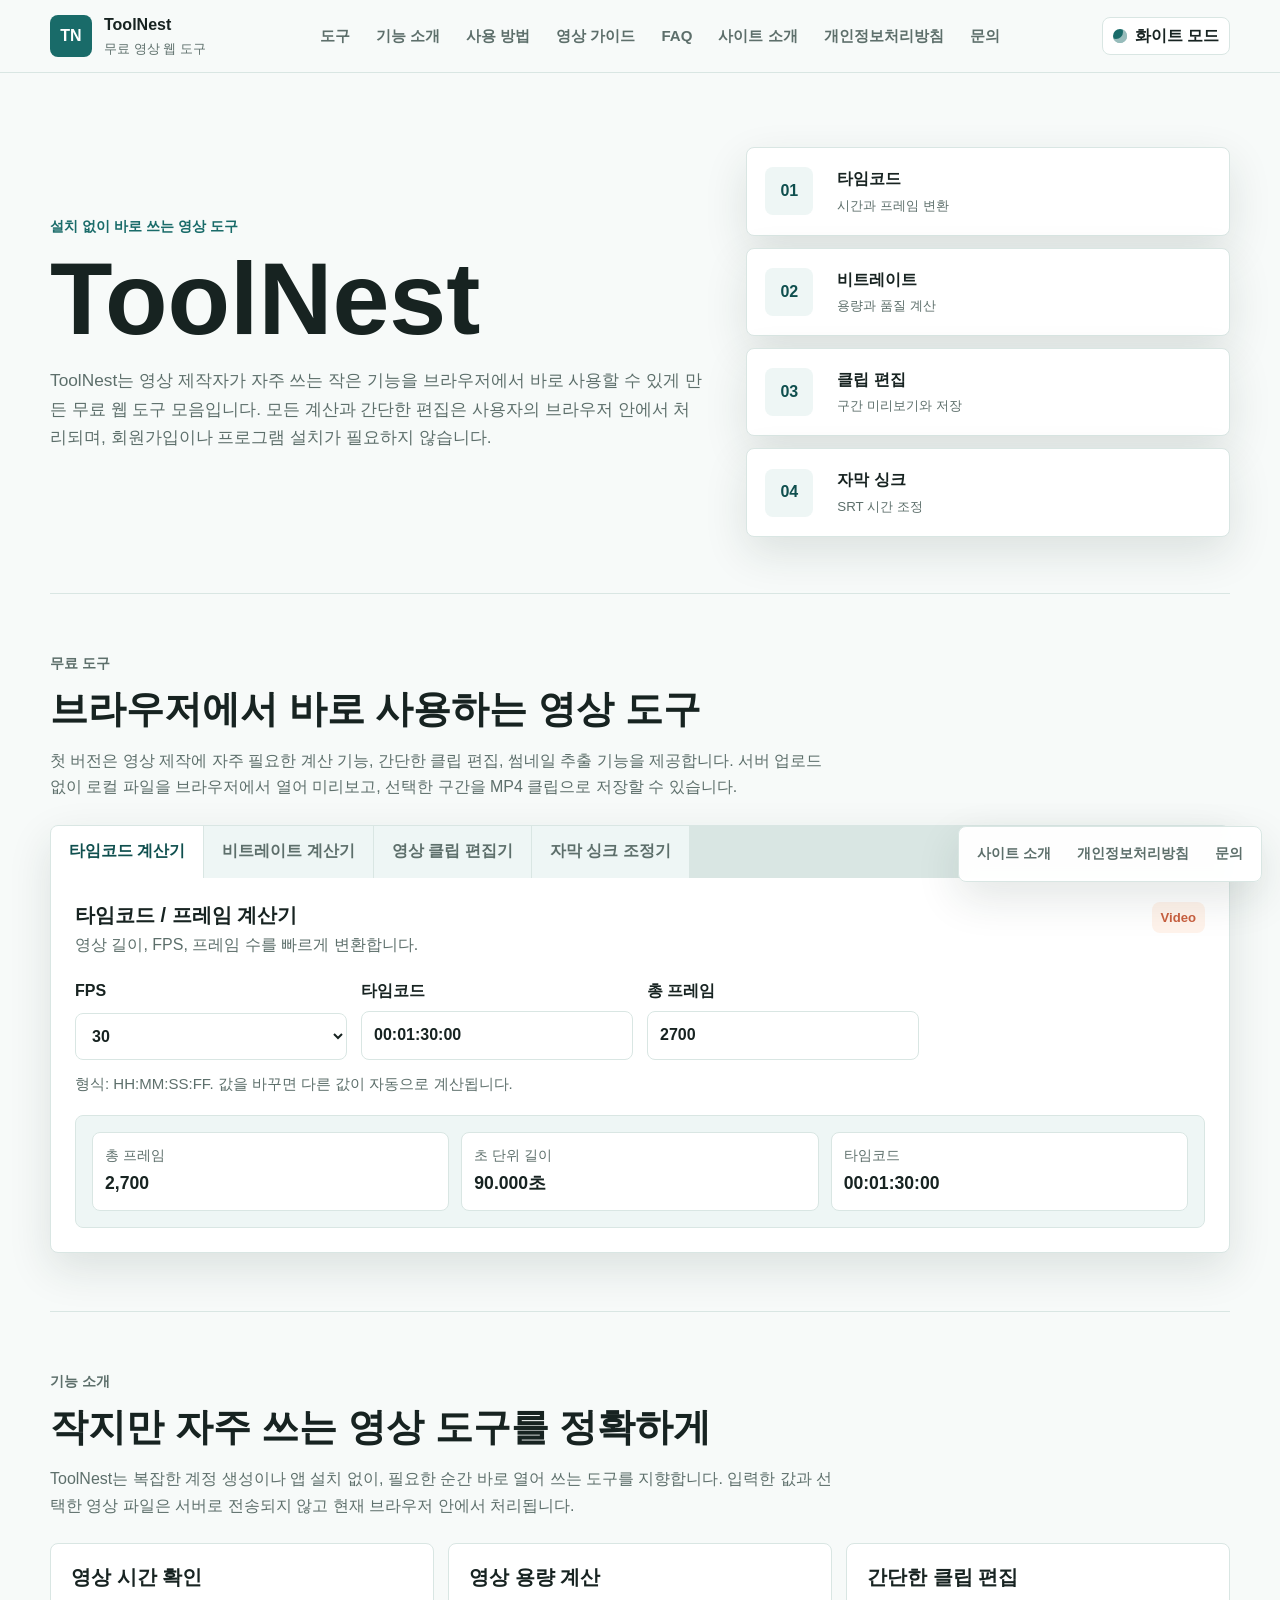
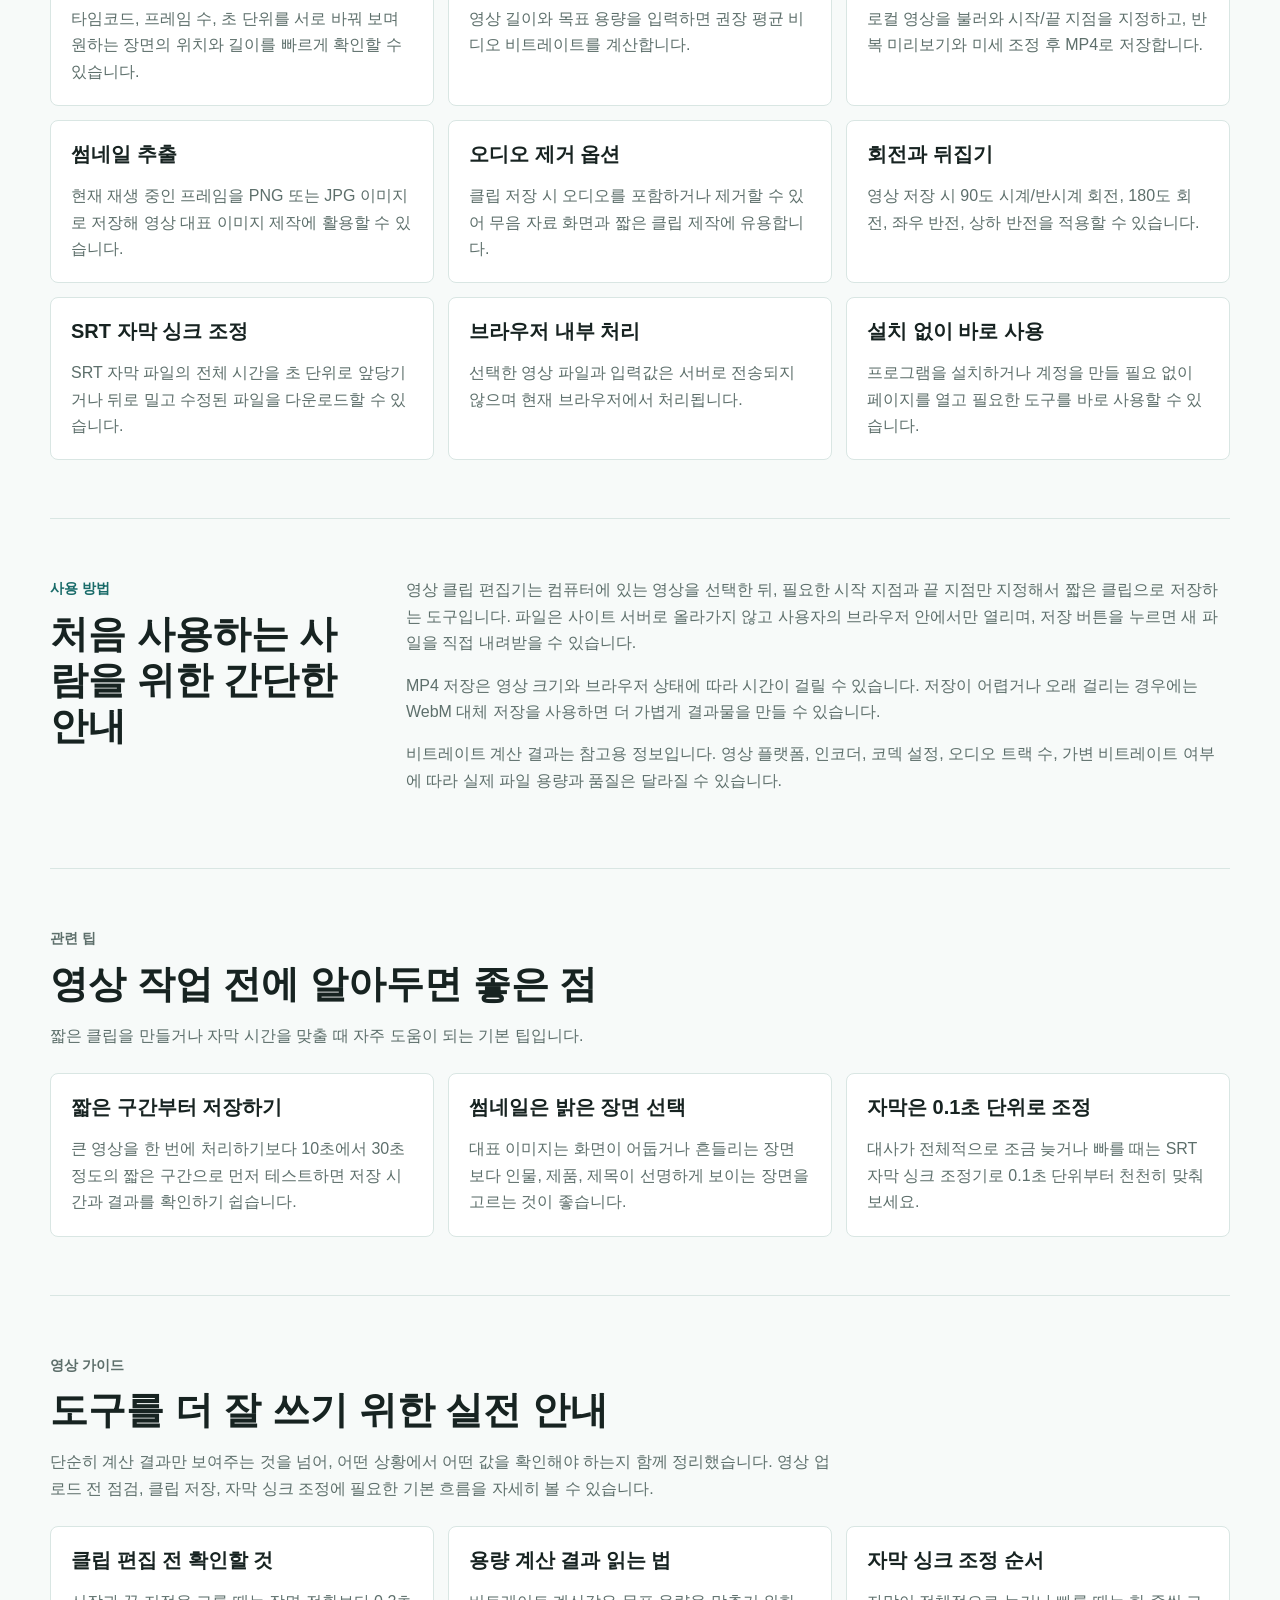
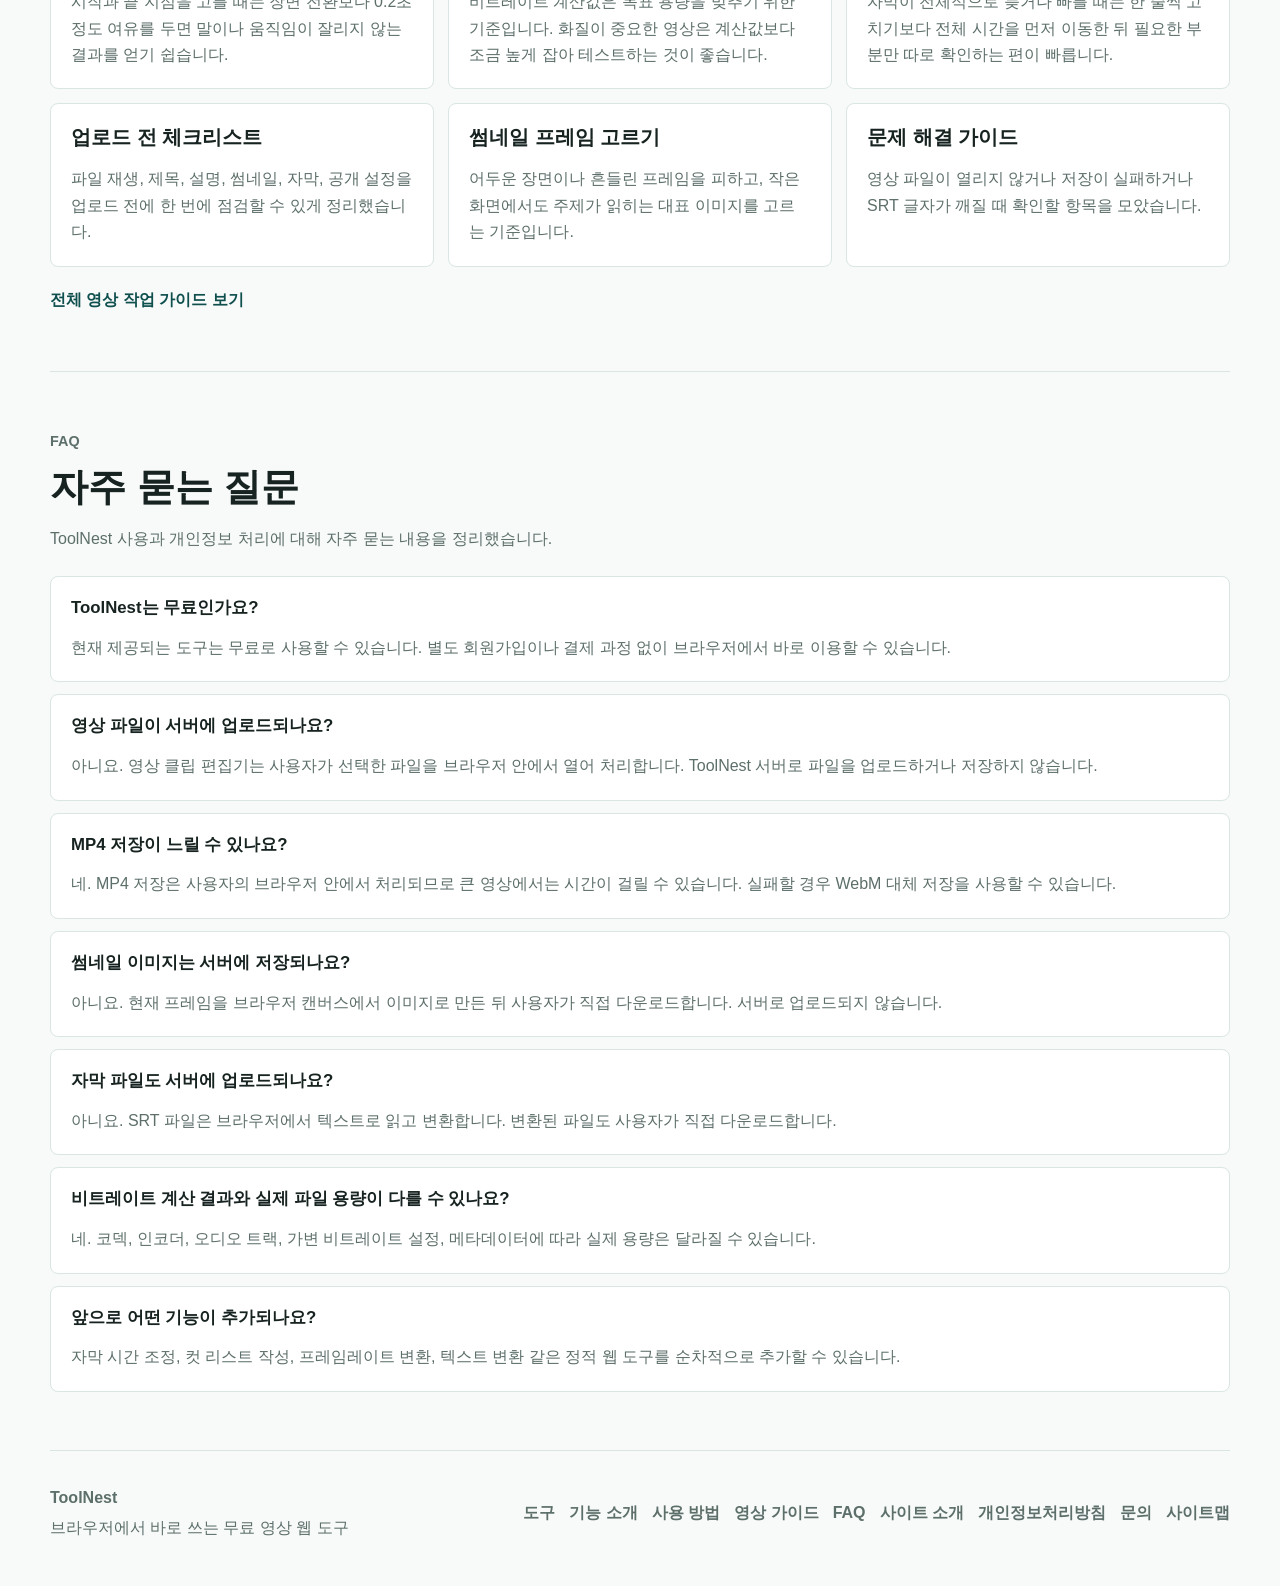
<file: index.html>
<!doctype html>
<html lang="ko">
  <head>
    <meta charset="utf-8">
    <meta name="viewport" content="width=device-width, initial-scale=1">
    <title>ToolNest - 브라우저에서 바로 쓰는 무료 영상 도구</title>
    <meta name="description" content="ToolNest는 타임코드 계산기, 영상 비트레이트 계산기, 간단한 영상 클립 편집기, SRT 자막 싱크 조정기를 제공하는 무료 웹 도구 모음입니다. 설치나 회원가입 없이 브라우저에서 바로 사용할 수 있습니다.">
    <meta name="keywords" content="무료 영상 도구, ToolNest, 영상 편집, 브라우저 영상 편집, 영상 자르기, MP4 자르기, 썸네일 추출, 오디오 제거, SRT 자막 싱크, 자막 시간 조정, 타임코드 계산기, 비트레이트 계산기">
    <meta name="author" content="ToolNest">
    <meta name="robots" content="index, follow">
    <meta name="googlebot" content="index, follow, max-snippet:-1, max-image-preview:large, max-video-preview:-1">
    <meta name="google-adsense-account" content="ca-pub-8649619832836598">
    <meta name="format-detection" content="telephone=no">
    <meta name="theme-color" content="#196b69">
    <meta property="og:type" content="website">
    <meta property="og:site_name" content="ToolNest">
    <meta property="og:title" content="ToolNest - 무료 영상 웹 도구">
    <meta property="og:description" content="타임코드 계산, 비트레이트 계산, 영상 클립 편집, SRT 자막 싱크 조정을 브라우저에서 바로 사용하세요.">
    <meta property="og:url" content="https://product-builder-ify.pages.dev/">
    <meta property="og:image" content="https://product-builder-ify.pages.dev/assets/img/toolnest-og.svg">
    <meta property="og:image:alt" content="ToolNest 무료 영상 웹 도구 미리보기 이미지">
    <meta property="og:locale" content="ko_KR">
    <meta name="twitter:card" content="summary_large_image">
    <meta name="twitter:title" content="ToolNest - 무료 영상 웹 도구">
    <meta name="twitter:description" content="설치 없이 바로 쓰는 타임코드 계산기, 비트레이트 계산기, 영상 클립 편집기, 자막 싱크 조정기.">
    <meta name="twitter:image" content="https://product-builder-ify.pages.dev/assets/img/toolnest-og.svg">
    <meta name="twitter:image:alt" content="ToolNest 무료 영상 웹 도구 미리보기 이미지">
    <link rel="canonical" href="https://product-builder-ify.pages.dev/">
    <link rel="icon" href="assets/img/favicon.svg" type="image/svg+xml">
    <link rel="manifest" href="site.webmanifest">
    <script src="assets/js/theme-init.js?v=2"></script>
    <script async src="https://pagead2.googlesyndication.com/pagead/js/adsbygoogle.js?client=ca-pub-8649619832836598" crossorigin="anonymous"></script>
    <link rel="stylesheet" href="assets/css/styles.css?v=2">
    <script type="application/ld+json">
      {
        "@context": "https://schema.org",
        "@graph": [
          {
            "@type": "WebSite",
            "@id": "https://product-builder-ify.pages.dev/#website",
            "url": "https://product-builder-ify.pages.dev/",
            "name": "ToolNest",
            "inLanguage": "ko-KR",
            "description": "브라우저에서 바로 쓰는 무료 영상 웹 도구 모음"
          },
          {
            "@type": "WebApplication",
            "@id": "https://product-builder-ify.pages.dev/#app",
            "url": "https://product-builder-ify.pages.dev/",
            "name": "ToolNest",
            "applicationCategory": "MultimediaApplication",
            "operatingSystem": "Any",
            "browserRequirements": "Requires JavaScript and a modern browser.",
            "inLanguage": "ko-KR",
            "description": "ToolNest는 브라우저에서 바로 쓰는 무료 영상 웹 도구입니다. 영상 타임코드 계산, 비트레이트 계산, 간단한 클립 편집, SRT 자막 싱크 조정 기능을 제공합니다.",
            "offers": {
              "@type": "Offer",
              "price": "0",
              "priceCurrency": "KRW"
            },
            "featureList": [
              "타임코드와 프레임 변환",
              "영상 용량과 비트레이트 계산",
              "영상 클립 자르기와 썸네일 추출",
              "SRT 자막 싱크 조정"
            ]
          },
          {
            "@type": "FAQPage",
            "@id": "https://product-builder-ify.pages.dev/#faq-schema",
            "mainEntity": [
              {
                "@type": "Question",
                "name": "ToolNest는 무료인가요?",
                "acceptedAnswer": {
                  "@type": "Answer",
                  "text": "현재 제공되는 도구는 무료로 사용할 수 있으며 별도 회원가입이나 결제 과정 없이 브라우저에서 바로 이용할 수 있습니다."
                }
              },
              {
                "@type": "Question",
                "name": "영상 파일이 서버에 업로드되나요?",
                "acceptedAnswer": {
                  "@type": "Answer",
                  "text": "아니요. 영상 클립 편집기는 사용자가 선택한 파일을 브라우저 안에서 열어 처리하며 ToolNest 서버로 파일을 업로드하거나 저장하지 않습니다."
                }
              },
              {
                "@type": "Question",
                "name": "MP4 저장이 느릴 수 있나요?",
                "acceptedAnswer": {
                  "@type": "Answer",
                  "text": "네. MP4 저장은 사용자의 브라우저 안에서 처리되므로 큰 영상에서는 시간이 걸릴 수 있으며 실패할 경우 WebM 대체 저장을 사용할 수 있습니다."
                }
              }
            ]
          }
        ]
      }
    </script>
  </head>
  <body>
    <header class="site-header">
      <nav class="nav" aria-label="주요 메뉴">
        <a class="brand" href="#top" aria-label="ToolNest 홈">
          <span class="brand-mark" aria-hidden="true">TN</span>
          <span>
            <strong>ToolNest</strong>
            <small>무료 영상 웹 도구</small>
          </span>
        </a>
        <div class="nav-links">
          <a href="#tools">도구</a>
          <a href="#features">기능 소개</a>
          <a href="#guide">사용 방법</a>
          <a href="guides">영상 가이드</a>
          <a href="#faq">FAQ</a>
          <a href="about">사이트 소개</a>
          <a href="privacy">개인정보처리방침</a>
          <a href="contact">문의</a>
        </div>
        <button class="theme-toggle" type="button" data-theme-toggle aria-label="다크 모드로 전환" aria-pressed="false">
          <span data-theme-label>화이트 모드</span>
        </button>
      </nav>
    </header>

    <main id="top">
      <section class="hero" aria-labelledby="hero-title">
        <div class="hero-copy">
          <p class="eyebrow">설치 없이 바로 쓰는 영상 도구</p>
          <h1 id="hero-title">ToolNest</h1>
          <p class="hero-text">
            ToolNest는 영상 제작자가 자주 쓰는 작은 기능을 브라우저에서 바로 사용할 수 있게 만든 무료 웹 도구 모음입니다.
            모든 계산과 간단한 편집은 사용자의 브라우저 안에서 처리되며, 회원가입이나 프로그램 설치가 필요하지 않습니다.
          </p>
        </div>
        <div class="hero-panel" aria-label="ToolNest 제공 도구 요약">
          <div class="metric">
            <span>01</span>
            <strong>타임코드</strong>
            <small>시간과 프레임 변환</small>
          </div>
          <div class="metric">
            <span>02</span>
            <strong>비트레이트</strong>
            <small>용량과 품질 계산</small>
          </div>
          <div class="metric">
            <span>03</span>
            <strong>클립 편집</strong>
            <small>구간 미리보기와 저장</small>
          </div>
          <div class="metric">
            <span>04</span>
            <strong>자막 싱크</strong>
            <small>SRT 시간 조정</small>
          </div>
        </div>
      </section>

      <section id="tools" class="section tools-section" aria-labelledby="tools-title">
        <div class="section-head">
          <p class="eyebrow">무료 도구</p>
          <h2 id="tools-title">브라우저에서 바로 사용하는 영상 도구</h2>
          <p>
            첫 버전은 영상 제작에 자주 필요한 계산 기능, 간단한 클립 편집, 썸네일 추출 기능을 제공합니다.
            서버 업로드 없이 로컬 파일을 브라우저에서 열어 미리보고, 선택한 구간을 MP4 클립으로 저장할 수 있습니다.
          </p>
        </div>

        <div class="tool-shell">
          <div class="tool-tabs" role="tablist" aria-label="도구 선택">
            <button class="tool-tab is-active" type="button" role="tab" aria-selected="true" aria-controls="tool-timecode" data-tool-target="timecode">타임코드 계산기</button>
            <button class="tool-tab" type="button" role="tab" aria-selected="false" aria-controls="tool-bitrate" data-tool-target="bitrate">비트레이트 계산기</button>
            <button class="tool-tab" type="button" role="tab" aria-selected="false" aria-controls="tool-editor" data-tool-target="editor">영상 클립 편집기</button>
            <button class="tool-tab" type="button" role="tab" aria-selected="false" aria-controls="tool-subtitle" data-tool-target="subtitle">자막 싱크 조정기</button>
          </div>

          <article id="tool-timecode" class="tool-panel is-active" role="tabpanel" data-tool-panel="timecode">
            <div class="tool-header">
              <div>
                <h3>타임코드 / 프레임 계산기</h3>
                <p>영상 길이, FPS, 프레임 수를 빠르게 변환합니다.</p>
              </div>
              <span class="tool-badge">Video</span>
            </div>
            <div class="form-grid">
              <label>
                FPS
                <select id="tc-fps">
                  <option value="23.976">23.976</option>
                  <option value="24">24</option>
                  <option value="25">25</option>
                  <option value="29.97">29.97</option>
                  <option value="30" selected>30</option>
                  <option value="50">50</option>
                  <option value="59.94">59.94</option>
                  <option value="60">60</option>
                </select>
              </label>
              <label>
                타임코드
                <input id="tc-timecode" type="text" inputmode="numeric" value="00:01:30:00" aria-describedby="tc-help">
              </label>
              <label>
                총 프레임
                <input id="tc-frames" type="number" min="0" step="1" value="2700">
              </label>
            </div>
            <p id="tc-help" class="field-help">형식: HH:MM:SS:FF. 값을 바꾸면 다른 값이 자동으로 계산됩니다.</p>
            <div id="tc-result" class="result-box" aria-live="polite"></div>
          </article>

          <article id="tool-bitrate" class="tool-panel" role="tabpanel" hidden data-tool-panel="bitrate">
            <div class="tool-header">
              <div>
                <h3>영상 용량 / 비트레이트 계산기</h3>
                <p>목표 용량에 맞는 평균 비트레이트를 계산합니다.</p>
              </div>
              <span class="tool-badge">Calculator</span>
            </div>
            <div class="form-grid">
              <label>
                영상 길이
                <input id="br-duration" type="text" inputmode="numeric" value="00:10:00" aria-describedby="br-help">
              </label>
              <label>
                목표 용량
                <input id="br-size" type="number" min="1" step="1" value="500">
              </label>
              <label>
                용량 단위
                <select id="br-unit">
                  <option value="MB" selected>MB</option>
                  <option value="GB">GB</option>
                </select>
              </label>
              <label>
                오디오 비트레이트
                <select id="br-audio">
                  <option value="96">96 kbps</option>
                  <option value="128" selected>128 kbps</option>
                  <option value="192">192 kbps</option>
                  <option value="256">256 kbps</option>
                  <option value="320">320 kbps</option>
                </select>
              </label>
            </div>
            <p id="br-help" class="field-help">영상 길이는 HH:MM:SS 또는 MM:SS 형식으로 입력할 수 있습니다.</p>
            <div id="br-result" class="result-box" aria-live="polite"></div>
          </article>

          <article id="tool-editor" class="tool-panel" role="tabpanel" hidden data-tool-panel="editor">
            <div class="tool-header">
              <div>
                <h3>영상 클립 편집기</h3>
                <p>로컬 영상을 불러와 시작/끝 지점을 지정하고, 썸네일을 추출하거나 MP4 파일로 저장합니다.</p>
              </div>
              <span class="tool-badge">Editor</span>
            </div>

            <div class="editor-layout">
              <div class="editor-preview">
                <video id="ed-video" class="editor-video" controls playsinline></video>
                <p id="ed-empty" class="field-help">편집할 영상을 선택해 주세요. 파일은 서버로 업로드되지 않습니다.</p>
                <div class="editor-readout" aria-live="polite">
                  <span>현재 <strong id="ed-current">00:00.0</strong></span>
                  <span>전체 <strong id="ed-duration">00:00.0</strong></span>
                  <span>선택 <strong id="ed-selected">00:00.0</strong></span>
                </div>

                <section class="control-section save-panel">
                  <h4>3. 저장</h4>
                  <div class="form-grid compact-grid">
                    <label>
                      오디오
                      <select id="ed-audio-mode">
                        <option value="keep" selected>오디오 포함</option>
                        <option value="mute">오디오 제거</option>
                      </select>
                    </label>
                    <label>
                      회전/뒤집기
                      <select id="ed-transform-mode">
                        <option value="none" selected>변경 없음</option>
                        <option value="rotate90">90도 시계 회전</option>
                        <option value="rotate180">180도 회전</option>
                        <option value="rotate270">90도 반시계 회전</option>
                        <option value="flipH">좌우 반전</option>
                        <option value="flipV">상하 반전</option>
                      </select>
                    </label>
                    <label>
                      썸네일
                      <select id="ed-thumb-format">
                        <option value="png" selected>PNG</option>
                        <option value="jpg">JPG</option>
                      </select>
                    </label>
                  </div>
                  <div class="quick-actions save-actions">
                    <button id="ed-thumbnail" class="secondary-button" type="button">썸네일 저장</button>
                    <button id="ed-export-mp4" class="primary-button" type="button">MP4 저장</button>
                    <button id="ed-export-webm" class="secondary-button" type="button">WebM 대체</button>
                  </div>
                  <div class="export-progress" aria-label="저장 진행률">
                    <div id="ed-progress-bar"></div>
                  </div>
                </section>
              </div>

              <div class="editor-controls">
                <section class="control-section">
                  <h4>1. 파일</h4>
                  <label>
                    영상 파일
                    <input id="ed-file" type="file" accept="video/*">
                  </label>
                </section>

                <section class="control-section">
                  <h4>2. 구간 선택</h4>
                  <div class="form-grid compact-grid">
                    <label>
                      시작 시간(초)
                      <input id="ed-start" type="number" min="0" step="0.1" value="0">
                    </label>
                    <label>
                      끝 시간(초)
                      <input id="ed-end" type="number" min="0" step="0.1" value="0">
                    </label>
                  </div>

                  <div class="range-row">
                    <label>
                      시작 위치
                      <input id="ed-start-range" type="range" min="0" max="0" step="0.1" value="0">
                    </label>
                    <label>
                      끝 위치
                      <input id="ed-end-range" type="range" min="0" max="0" step="0.1" value="0">
                    </label>
                  </div>

                  <div class="quick-actions">
                    <button id="ed-mark-start" class="secondary-button" type="button">현재 위치를 시작</button>
                    <button id="ed-mark-end" class="secondary-button" type="button">현재 위치를 끝</button>
                    <button id="ed-preview" class="secondary-button" type="button">미리보기</button>
                    <button id="ed-loop" class="secondary-button" type="button" aria-pressed="false">반복 꺼짐</button>
                  </div>
                </section>

                <details class="control-section compact-details">
                  <summary>미세 조정</summary>
                  <div class="nudge-panel" aria-label="구간 미세 조정">
                    <div>
                      <span>시작</span>
                      <button class="tiny-button" type="button" data-ed-nudge="start" data-ed-delta="-1">-1s</button>
                      <button class="tiny-button" type="button" data-ed-nudge="start" data-ed-delta="-0.1">-0.1s</button>
                      <button class="tiny-button" type="button" data-ed-nudge="start" data-ed-delta="0.1">+0.1s</button>
                      <button class="tiny-button" type="button" data-ed-nudge="start" data-ed-delta="1">+1s</button>
                    </div>
                    <div>
                      <span>끝</span>
                      <button class="tiny-button" type="button" data-ed-nudge="end" data-ed-delta="-1">-1s</button>
                      <button class="tiny-button" type="button" data-ed-nudge="end" data-ed-delta="-0.1">-0.1s</button>
                      <button class="tiny-button" type="button" data-ed-nudge="end" data-ed-delta="0.1">+0.1s</button>
                      <button class="tiny-button" type="button" data-ed-nudge="end" data-ed-delta="1">+1s</button>
                    </div>
                  </div>
                </details>

                <div id="ed-result" class="result-box" aria-live="polite"></div>
              </div>
            </div>
          </article>

          <article id="tool-subtitle" class="tool-panel" role="tabpanel" hidden data-tool-panel="subtitle">
            <div class="tool-header">
              <div>
                <h3>SRT 자막 싱크 조정기</h3>
                <p>SRT 자막 파일의 전체 시간을 앞이나 뒤로 이동하고 수정된 파일을 다운로드합니다.</p>
              </div>
              <span class="tool-badge">Subtitle</span>
            </div>

            <div class="subtitle-layout">
              <section class="control-section">
                <h4>1. 자막 파일</h4>
                <label>
                  SRT 파일
                  <input id="sub-file" type="file" accept=".srt,text/plain">
                </label>
                <p id="sub-file-info" class="field-help">UTF-8 형식의 .srt 파일을 선택해 주세요.</p>
              </section>

              <section class="control-section">
                <h4>2. 시간 이동</h4>
                <div class="form-grid compact-grid">
                  <label>
                    이동 시간(초)
                    <input id="sub-offset" type="number" step="0.1" value="1.0">
                  </label>
                  <label>
                    방향
                    <select id="sub-direction">
                      <option value="delay" selected>뒤로 밀기 (+)</option>
                      <option value="advance">앞으로 당기기 (-)</option>
                    </select>
                  </label>
                </div>
                <div class="quick-actions">
                  <button id="sub-apply" class="primary-button" type="button">싱크 조정</button>
                  <button id="sub-download" class="secondary-button" type="button">SRT 다운로드</button>
                </div>
              </section>

              <section class="control-section subtitle-preview">
                <h4>3. 미리보기</h4>
                <div class="preview-columns">
                  <label>
                    원본
                    <textarea id="sub-original" readonly></textarea>
                  </label>
                  <label>
                    변환 결과
                    <textarea id="sub-output" readonly></textarea>
                  </label>
                </div>
                <div id="sub-result" class="result-box" aria-live="polite"></div>
              </section>
            </div>
          </article>
        </div>
      </section>

      <section id="features" class="section" aria-labelledby="features-title">
        <div class="section-head">
          <p class="eyebrow">기능 소개</p>
          <h2 id="features-title">작지만 자주 쓰는 영상 도구를 정확하게</h2>
          <p>
            ToolNest는 복잡한 계정 생성이나 앱 설치 없이, 필요한 순간 바로 열어 쓰는 도구를 지향합니다.
            입력한 값과 선택한 영상 파일은 서버로 전송되지 않고 현재 브라우저 안에서 처리됩니다.
          </p>
        </div>
        <div id="feature-list" class="info-grid"></div>
      </section>

      <section id="guide" class="section split-section" aria-labelledby="guide-title">
        <div>
          <p class="eyebrow">사용 방법</p>
          <h2 id="guide-title">처음 사용하는 사람을 위한 간단한 안내</h2>
        </div>
        <div class="prose">
          <p>
            영상 클립 편집기는 컴퓨터에 있는 영상을 선택한 뒤, 필요한 시작 지점과 끝 지점만 지정해서 짧은 클립으로 저장하는 도구입니다.
            파일은 사이트 서버로 올라가지 않고 사용자의 브라우저 안에서만 열리며, 저장 버튼을 누르면 새 파일을 직접 내려받을 수 있습니다.
          </p>
          <p>
            MP4 저장은 영상 크기와 브라우저 상태에 따라 시간이 걸릴 수 있습니다.
            저장이 어렵거나 오래 걸리는 경우에는 WebM 대체 저장을 사용하면 더 가볍게 결과물을 만들 수 있습니다.
          </p>
          <p>
            비트레이트 계산 결과는 참고용 정보입니다. 영상 플랫폼, 인코더, 코덱 설정, 오디오 트랙 수,
            가변 비트레이트 여부에 따라 실제 파일 용량과 품질은 달라질 수 있습니다.
          </p>
        </div>
      </section>

      <section id="tips" class="section" aria-labelledby="tips-title">
        <div class="section-head">
          <p class="eyebrow">관련 팁</p>
          <h2 id="tips-title">영상 작업 전에 알아두면 좋은 점</h2>
          <p>짧은 클립을 만들거나 자막 시간을 맞출 때 자주 도움이 되는 기본 팁입니다.</p>
        </div>
        <div class="info-grid">
          <article class="info-card">
            <h3>짧은 구간부터 저장하기</h3>
            <p>큰 영상을 한 번에 처리하기보다 10초에서 30초 정도의 짧은 구간으로 먼저 테스트하면 저장 시간과 결과를 확인하기 쉽습니다.</p>
          </article>
          <article class="info-card">
            <h3>썸네일은 밝은 장면 선택</h3>
            <p>대표 이미지는 화면이 어둡거나 흔들리는 장면보다 인물, 제품, 제목이 선명하게 보이는 장면을 고르는 것이 좋습니다.</p>
          </article>
          <article class="info-card">
            <h3>자막은 0.1초 단위로 조정</h3>
            <p>대사가 전체적으로 조금 늦거나 빠를 때는 SRT 자막 싱크 조정기로 0.1초 단위부터 천천히 맞춰보세요.</p>
          </article>
        </div>
      </section>

      <section id="resources" class="section" aria-labelledby="resources-title">
        <div class="section-head">
          <p class="eyebrow">영상 가이드</p>
          <h2 id="resources-title">도구를 더 잘 쓰기 위한 실전 안내</h2>
          <p>
            단순히 계산 결과만 보여주는 것을 넘어, 어떤 상황에서 어떤 값을 확인해야 하는지 함께 정리했습니다.
            영상 업로드 전 점검, 클립 저장, 자막 싱크 조정에 필요한 기본 흐름을 자세히 볼 수 있습니다.
          </p>
        </div>
        <div class="info-grid">
          <article class="info-card">
            <h3><a href="clip-editing-guide">클립 편집 전 확인할 것</a></h3>
            <p>시작과 끝 지점을 고를 때는 장면 전환보다 0.2초 정도 여유를 두면 말이나 움직임이 잘리지 않는 결과를 얻기 쉽습니다.</p>
          </article>
          <article class="info-card">
            <h3><a href="bitrate-guide">용량 계산 결과 읽는 법</a></h3>
            <p>비트레이트 계산값은 목표 용량을 맞추기 위한 기준입니다. 화질이 중요한 영상은 계산값보다 조금 높게 잡아 테스트하는 것이 좋습니다.</p>
          </article>
          <article class="info-card">
            <h3><a href="subtitle-sync-guide">자막 싱크 조정 순서</a></h3>
            <p>자막이 전체적으로 늦거나 빠를 때는 한 줄씩 고치기보다 전체 시간을 먼저 이동한 뒤 필요한 부분만 따로 확인하는 편이 빠릅니다.</p>
          </article>
          <article class="info-card">
            <h3><a href="youtube-upload-checklist">업로드 전 체크리스트</a></h3>
            <p>파일 재생, 제목, 설명, 썸네일, 자막, 공개 설정을 업로드 전에 한 번에 점검할 수 있게 정리했습니다.</p>
          </article>
          <article class="info-card">
            <h3><a href="thumbnail-guide">썸네일 프레임 고르기</a></h3>
            <p>어두운 장면이나 흔들린 프레임을 피하고, 작은 화면에서도 주제가 읽히는 대표 이미지를 고르는 기준입니다.</p>
          </article>
          <article class="info-card">
            <h3><a href="troubleshooting">문제 해결 가이드</a></h3>
            <p>영상 파일이 열리지 않거나 저장이 실패하거나 SRT 글자가 깨질 때 확인할 항목을 모았습니다.</p>
          </article>
        </div>
        <p class="section-link"><a href="guides">전체 영상 작업 가이드 보기</a></p>
      </section>

      <section id="faq" class="section" aria-labelledby="faq-title">
        <div class="section-head">
          <p class="eyebrow">FAQ</p>
          <h2 id="faq-title">자주 묻는 질문</h2>
          <p>ToolNest 사용과 개인정보 처리에 대해 자주 묻는 내용을 정리했습니다.</p>
        </div>
        <div id="faq-list" class="faq-list"></div>
      </section>
    </main>

    <aside class="floating-links" aria-label="사이트 안내 바로가기">
      <a href="about">사이트 소개</a>
      <a href="privacy">개인정보처리방침</a>
      <a href="contact">문의</a>
    </aside>

    <footer class="site-footer">
      <div>
        <strong>ToolNest</strong>
        <p>브라우저에서 바로 쓰는 무료 영상 웹 도구</p>
      </div>
      <div class="footer-links">
        <a href="#tools">도구</a>
        <a href="#features">기능 소개</a>
        <a href="#guide">사용 방법</a>
        <a href="guides">영상 가이드</a>
        <a href="#faq">FAQ</a>
        <a href="about">사이트 소개</a>
        <a href="privacy">개인정보처리방침</a>
        <a href="contact">문의</a>
        <a href="sitemap.xml">사이트맵</a>
      </div>
    </footer>

    <script src="assets/js/data/content.js"></script>
    <script src="assets/js/tools/timecode.js"></script>
    <script src="assets/js/tools/bitrate.js"></script>
    <script src="assets/vendor/ffmpeg/ffmpeg.js"></script>
    <script src="assets/vendor/ffmpeg/ffmpeg-util.js"></script>
    <script src="assets/js/tools/editor.js"></script>
    <script src="assets/js/tools/subtitle.js"></script>
    <script src="assets/js/app.js?v=2"></script>
  </body>
</html>
</file>
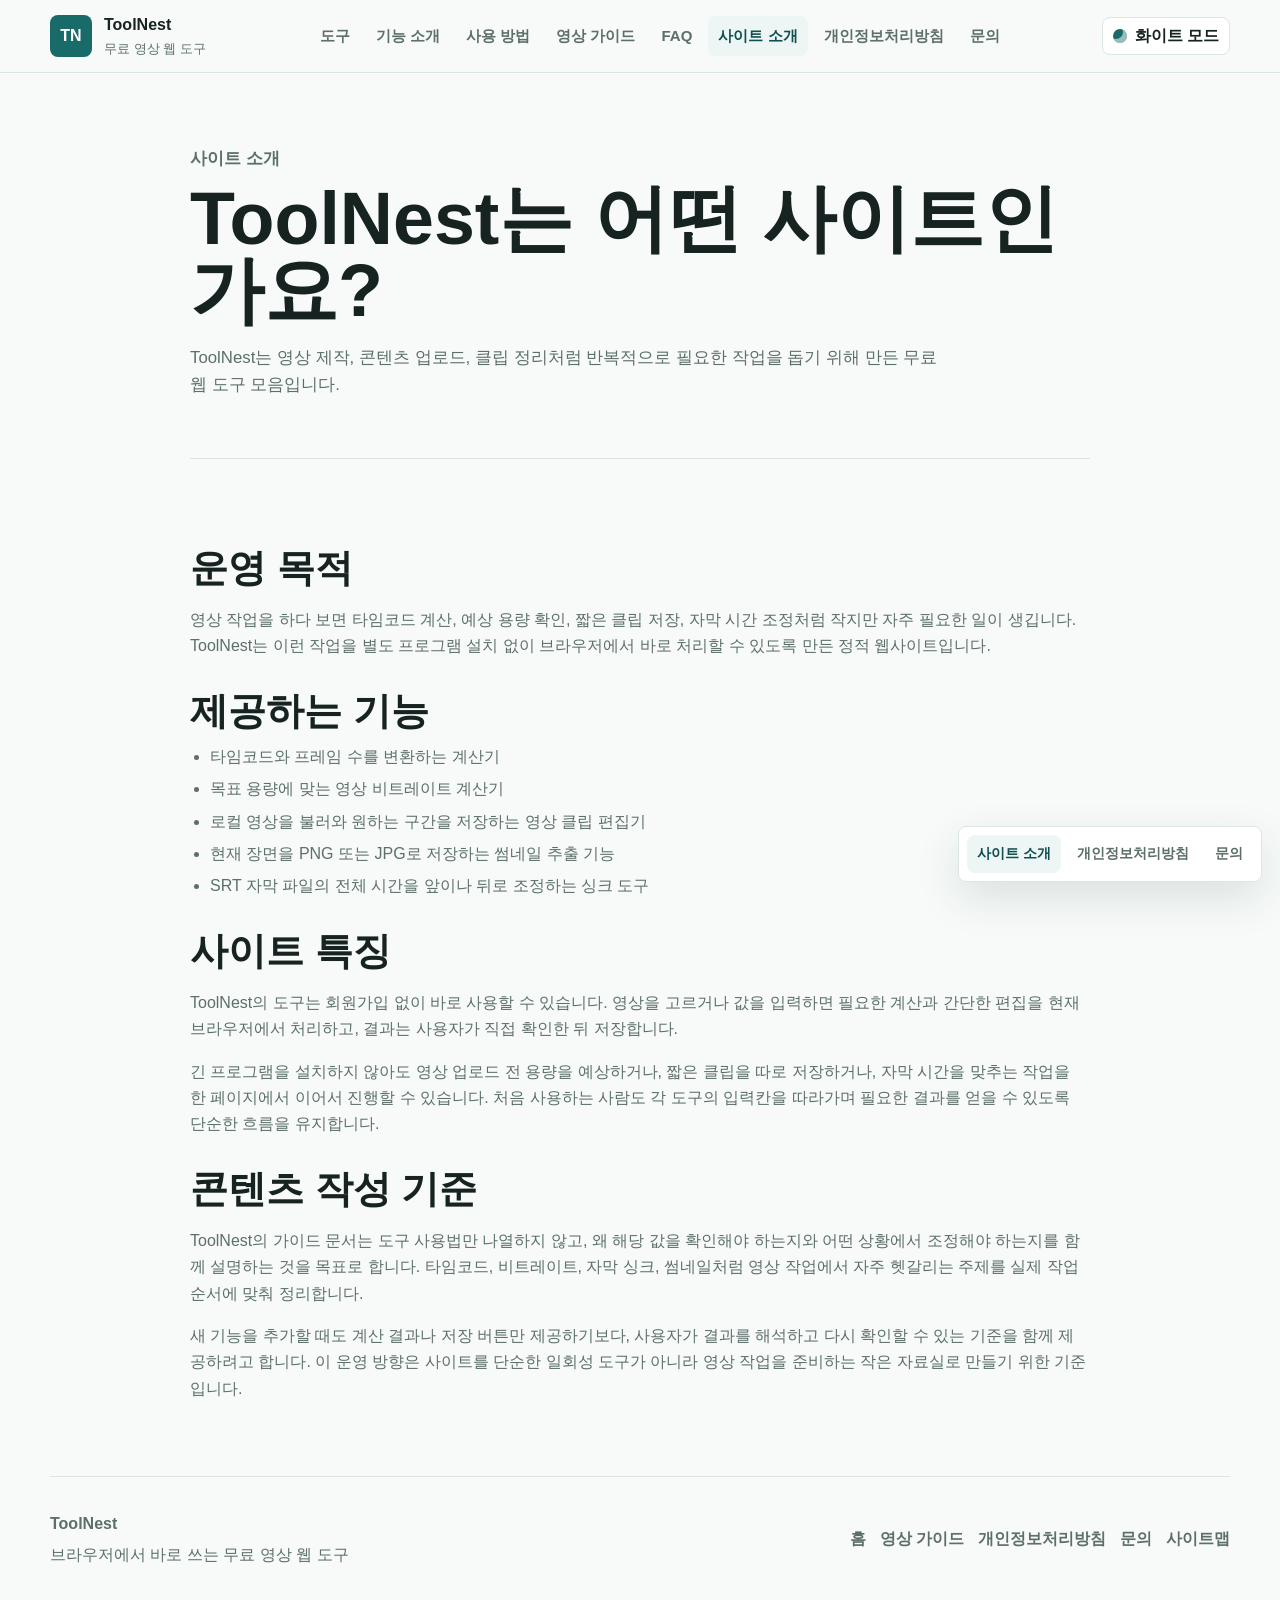
<file: about.html>
<!doctype html>
<html lang="ko">
  <head>
    <meta charset="utf-8">
    <meta name="viewport" content="width=device-width, initial-scale=1">
    <title>사이트 소개 - ToolNest</title>
    <meta name="description" content="ToolNest는 설치 없이 브라우저에서 바로 사용하는 무료 영상 웹 도구 사이트입니다. 타임코드 계산, 비트레이트 계산, 영상 클립 편집, 자막 싱크 조정 기능을 제공합니다.">
    <meta name="robots" content="index, follow">
    <meta name="google-adsense-account" content="ca-pub-8649619832836598">
    <meta property="og:type" content="website">
    <meta property="og:site_name" content="ToolNest">
    <meta property="og:title" content="사이트 소개 - ToolNest">
    <meta property="og:description" content="영상 제작자가 자주 쓰는 작은 도구를 브라우저에서 바로 사용할 수 있게 만든 무료 웹 도구 사이트입니다.">
    <meta property="og:url" content="https://product-builder-ify.pages.dev/about">
    <meta property="og:image" content="https://product-builder-ify.pages.dev/assets/img/toolnest-og.svg">
    <meta property="og:locale" content="ko_KR">
    <link rel="canonical" href="https://product-builder-ify.pages.dev/about">
    <link rel="icon" href="assets/img/favicon.svg" type="image/svg+xml">
    <link rel="manifest" href="site.webmanifest">
    <script src="assets/js/theme-init.js?v=2"></script>
    <script async src="https://pagead2.googlesyndication.com/pagead/js/adsbygoogle.js?client=ca-pub-8649619832836598" crossorigin="anonymous"></script>
    <link rel="stylesheet" href="assets/css/styles.css?v=2">
  </head>
  <body>
    <header class="site-header">
      <nav class="nav" aria-label="주요 메뉴">
        <a class="brand" href="/" aria-label="ToolNest 홈">
          <span class="brand-mark" aria-hidden="true">TN</span>
          <span>
            <strong>ToolNest</strong>
            <small>무료 영상 웹 도구</small>
          </span>
        </a>
        <div class="nav-links">
          <a href="/#tools">도구</a>
          <a href="/#features">기능 소개</a>
          <a href="/#guide">사용 방법</a>
          <a href="guides">영상 가이드</a>
          <a href="/#faq">FAQ</a>
          <a href="about" aria-current="page">사이트 소개</a>
          <a href="privacy">개인정보처리방침</a>
          <a href="contact">문의</a>
        </div>
        <button class="theme-toggle" type="button" data-theme-toggle aria-label="다크 모드로 전환" aria-pressed="false">
          <span data-theme-label>화이트 모드</span>
        </button>
      </nav>
    </header>

    <main>
      <section class="page-hero" aria-labelledby="about-title">
        <p class="eyebrow">사이트 소개</p>
        <h1 id="about-title">ToolNest는 어떤 사이트인가요?</h1>
        <p>ToolNest는 영상 제작, 콘텐츠 업로드, 클립 정리처럼 반복적으로 필요한 작업을 돕기 위해 만든 무료 웹 도구 모음입니다.</p>
      </section>

      <section class="section content-page prose">
        <h2>운영 목적</h2>
        <p>
          영상 작업을 하다 보면 타임코드 계산, 예상 용량 확인, 짧은 클립 저장, 자막 시간 조정처럼 작지만 자주 필요한 일이 생깁니다.
          ToolNest는 이런 작업을 별도 프로그램 설치 없이 브라우저에서 바로 처리할 수 있도록 만든 정적 웹사이트입니다.
        </p>

        <h2>제공하는 기능</h2>
        <ul>
          <li>타임코드와 프레임 수를 변환하는 계산기</li>
          <li>목표 용량에 맞는 영상 비트레이트 계산기</li>
          <li>로컬 영상을 불러와 원하는 구간을 저장하는 영상 클립 편집기</li>
          <li>현재 장면을 PNG 또는 JPG로 저장하는 썸네일 추출 기능</li>
          <li>SRT 자막 파일의 전체 시간을 앞이나 뒤로 조정하는 싱크 도구</li>
        </ul>

        <h2>사이트 특징</h2>
        <p>
          ToolNest의 도구는 회원가입 없이 바로 사용할 수 있습니다.
          영상을 고르거나 값을 입력하면 필요한 계산과 간단한 편집을 현재 브라우저에서 처리하고, 결과는 사용자가 직접 확인한 뒤 저장합니다.
        </p>
        <p>
          긴 프로그램을 설치하지 않아도 영상 업로드 전 용량을 예상하거나, 짧은 클립을 따로 저장하거나, 자막 시간을 맞추는 작업을 한 페이지에서 이어서 진행할 수 있습니다.
          처음 사용하는 사람도 각 도구의 입력칸을 따라가며 필요한 결과를 얻을 수 있도록 단순한 흐름을 유지합니다.
        </p>

        <h2>콘텐츠 작성 기준</h2>
        <p>
          ToolNest의 가이드 문서는 도구 사용법만 나열하지 않고, 왜 해당 값을 확인해야 하는지와 어떤 상황에서 조정해야 하는지를 함께 설명하는 것을 목표로 합니다.
          타임코드, 비트레이트, 자막 싱크, 썸네일처럼 영상 작업에서 자주 헷갈리는 주제를 실제 작업 순서에 맞춰 정리합니다.
        </p>
        <p>
          새 기능을 추가할 때도 계산 결과나 저장 버튼만 제공하기보다, 사용자가 결과를 해석하고 다시 확인할 수 있는 기준을 함께 제공하려고 합니다.
          이 운영 방향은 사이트를 단순한 일회성 도구가 아니라 영상 작업을 준비하는 작은 자료실로 만들기 위한 기준입니다.
        </p>
      </section>
    </main>

    <aside class="floating-links" aria-label="사이트 안내 바로가기">
      <a href="about" aria-current="page">사이트 소개</a>
      <a href="privacy">개인정보처리방침</a>
      <a href="contact">문의</a>
    </aside>

    <footer class="site-footer">
      <div>
        <strong>ToolNest</strong>
        <p>브라우저에서 바로 쓰는 무료 영상 웹 도구</p>
      </div>
      <div class="footer-links">
        <a href="/">홈</a>
        <a href="guides">영상 가이드</a>
        <a href="privacy">개인정보처리방침</a>
        <a href="contact">문의</a>
        <a href="sitemap.xml">사이트맵</a>
      </div>
    </footer>
    <script src="assets/js/app.js?v=2"></script>
  </body>
</html>
</file>
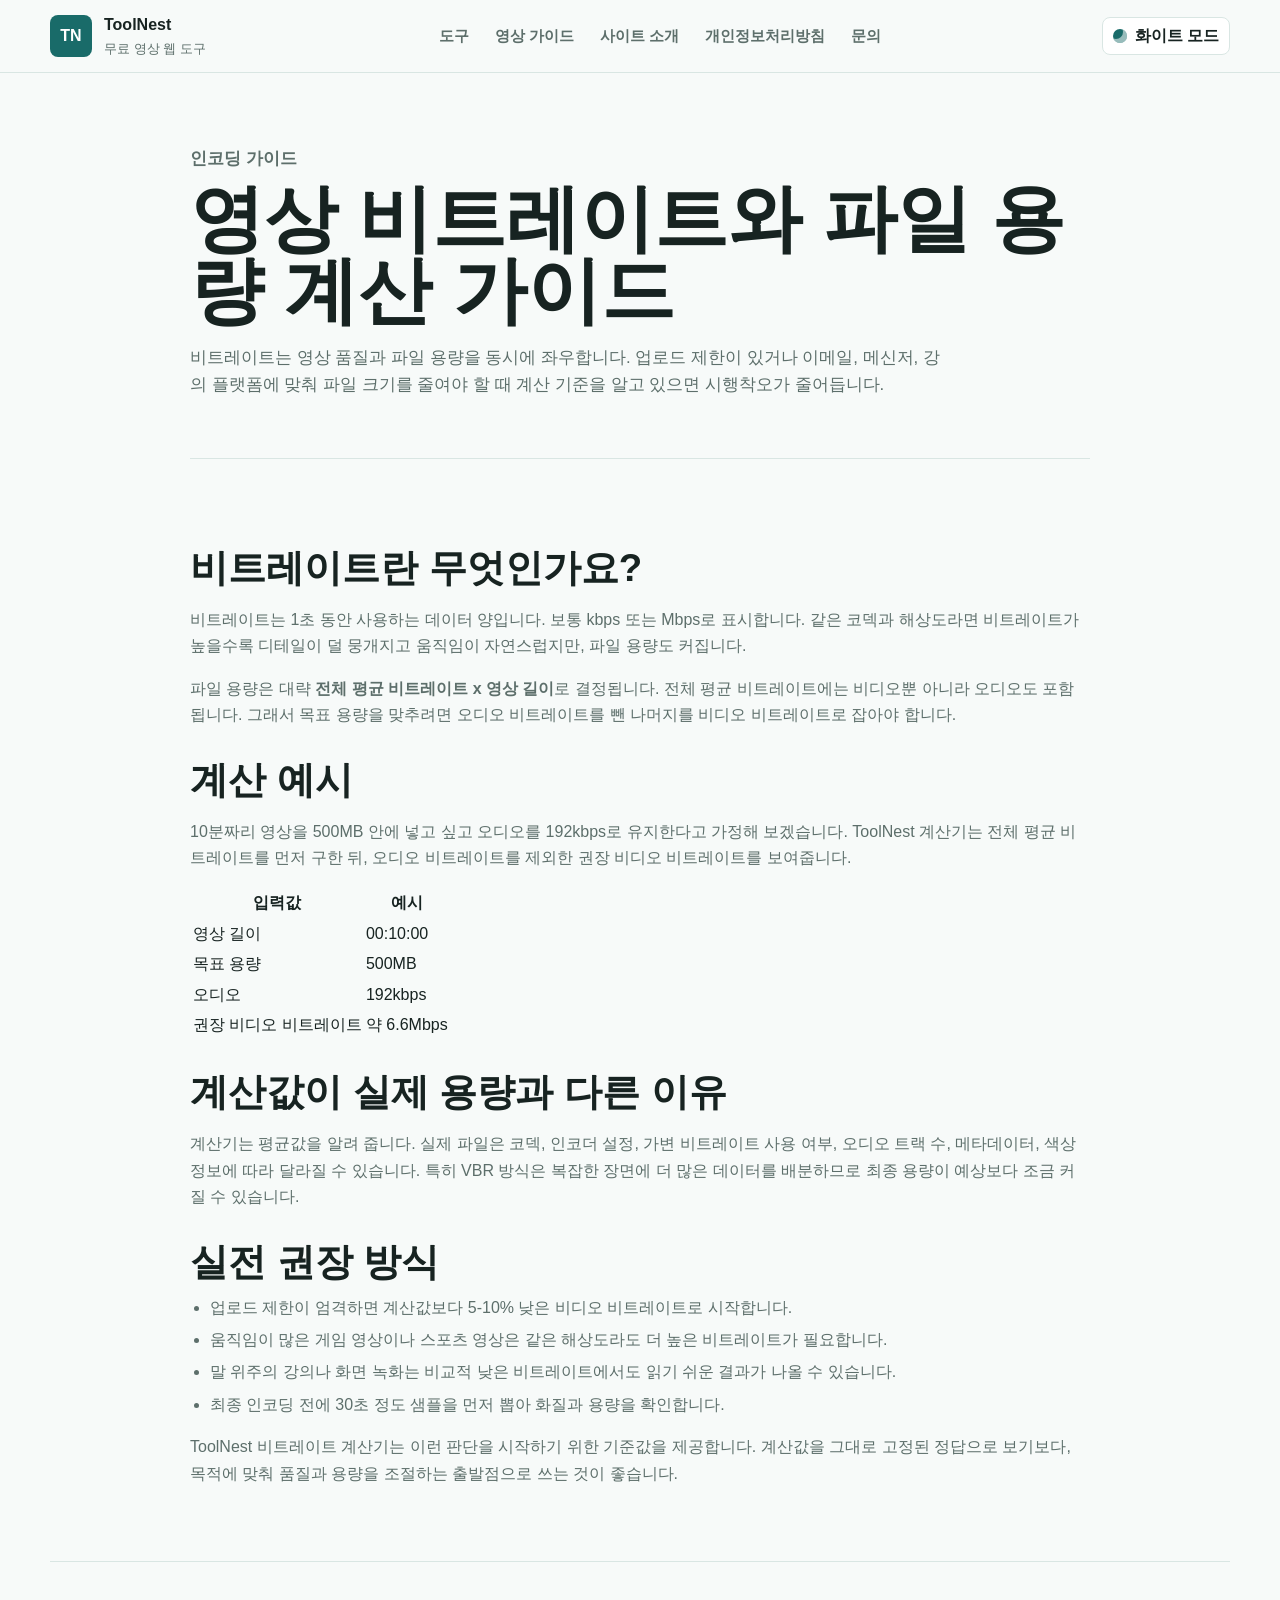
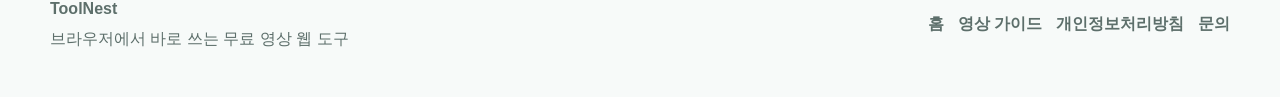
<file: bitrate-guide.html>
<!doctype html>
<html lang="ko">
  <head>
    <meta charset="utf-8">
    <meta name="viewport" content="width=device-width, initial-scale=1">
    <title>영상 비트레이트와 파일 용량 계산 가이드 - ToolNest</title>
    <meta name="description" content="영상 길이, 목표 파일 용량, 오디오 비트레이트를 기준으로 적정 비디오 비트레이트를 계산하는 방법을 설명합니다.">
    <meta name="robots" content="index, follow">
    <meta name="google-adsense-account" content="ca-pub-8649619832836598">
    <meta property="og:type" content="article">
    <meta property="og:site_name" content="ToolNest">
    <meta property="og:title" content="영상 비트레이트와 파일 용량 계산 가이드 - ToolNest">
    <meta property="og:description" content="목표 용량에 맞는 평균 비트레이트를 정하고 실제 인코딩에서 조정하는 방법을 정리했습니다.">
    <meta property="og:url" content="https://product-builder-ify.pages.dev/bitrate-guide">
    <meta property="og:image" content="https://product-builder-ify.pages.dev/assets/img/toolnest-og.svg">
    <meta property="og:locale" content="ko_KR">
    <link rel="canonical" href="https://product-builder-ify.pages.dev/bitrate-guide">
    <link rel="icon" href="assets/img/favicon.svg" type="image/svg+xml">
    <link rel="manifest" href="site.webmanifest">
    <script src="assets/js/theme-init.js?v=2"></script>
    <script async src="https://pagead2.googlesyndication.com/pagead/js/adsbygoogle.js?client=ca-pub-8649619832836598" crossorigin="anonymous"></script>
    <link rel="stylesheet" href="assets/css/styles.css?v=2">
  </head>
  <body>
    <header class="site-header"><nav class="nav" aria-label="주요 메뉴"><a class="brand" href="/" aria-label="ToolNest 홈"><span class="brand-mark" aria-hidden="true">TN</span><span><strong>ToolNest</strong><small>무료 영상 웹 도구</small></span></a><div class="nav-links"><a href="/#tools">도구</a><a href="guides">영상 가이드</a><a href="about">사이트 소개</a><a href="privacy">개인정보처리방침</a><a href="contact">문의</a></div><button class="theme-toggle" type="button" data-theme-toggle aria-label="다크 모드로 전환" aria-pressed="false"><span data-theme-label>라이트 모드</span></button></nav></header>
    <main>
      <section class="page-hero" aria-labelledby="article-title"><p class="eyebrow">인코딩 가이드</p><h1 id="article-title">영상 비트레이트와 파일 용량 계산 가이드</h1><p>비트레이트는 영상 품질과 파일 용량을 동시에 좌우합니다. 업로드 제한이 있거나 이메일, 메신저, 강의 플랫폼에 맞춰 파일 크기를 줄여야 할 때 계산 기준을 알고 있으면 시행착오가 줄어듭니다.</p></section>
      <section class="section content-page prose">
        <h2>비트레이트란 무엇인가요?</h2>
        <p>비트레이트는 1초 동안 사용하는 데이터 양입니다. 보통 kbps 또는 Mbps로 표시합니다. 같은 코덱과 해상도라면 비트레이트가 높을수록 디테일이 덜 뭉개지고 움직임이 자연스럽지만, 파일 용량도 커집니다.</p>
        <p>파일 용량은 대략 <strong>전체 평균 비트레이트 x 영상 길이</strong>로 결정됩니다. 전체 평균 비트레이트에는 비디오뿐 아니라 오디오도 포함됩니다. 그래서 목표 용량을 맞추려면 오디오 비트레이트를 뺀 나머지를 비디오 비트레이트로 잡아야 합니다.</p>
        <h2>계산 예시</h2>
        <p>10분짜리 영상을 500MB 안에 넣고 싶고 오디오를 192kbps로 유지한다고 가정해 보겠습니다. ToolNest 계산기는 전체 평균 비트레이트를 먼저 구한 뒤, 오디오 비트레이트를 제외한 권장 비디오 비트레이트를 보여줍니다.</p>
        <table><thead><tr><th>입력값</th><th>예시</th></tr></thead><tbody><tr><td>영상 길이</td><td>00:10:00</td></tr><tr><td>목표 용량</td><td>500MB</td></tr><tr><td>오디오</td><td>192kbps</td></tr><tr><td>권장 비디오 비트레이트</td><td>약 6.6Mbps</td></tr></tbody></table>
        <h2>계산값이 실제 용량과 다른 이유</h2>
        <p>계산기는 평균값을 알려 줍니다. 실제 파일은 코덱, 인코더 설정, 가변 비트레이트 사용 여부, 오디오 트랙 수, 메타데이터, 색상 정보에 따라 달라질 수 있습니다. 특히 VBR 방식은 복잡한 장면에 더 많은 데이터를 배분하므로 최종 용량이 예상보다 조금 커질 수 있습니다.</p>
        <h2>실전 권장 방식</h2>
        <ul>
          <li>업로드 제한이 엄격하면 계산값보다 5-10% 낮은 비디오 비트레이트로 시작합니다.</li>
          <li>움직임이 많은 게임 영상이나 스포츠 영상은 같은 해상도라도 더 높은 비트레이트가 필요합니다.</li>
          <li>말 위주의 강의나 화면 녹화는 비교적 낮은 비트레이트에서도 읽기 쉬운 결과가 나올 수 있습니다.</li>
          <li>최종 인코딩 전에 30초 정도 샘플을 먼저 뽑아 화질과 용량을 확인합니다.</li>
        </ul>
        <p>ToolNest 비트레이트 계산기는 이런 판단을 시작하기 위한 기준값을 제공합니다. 계산값을 그대로 고정된 정답으로 보기보다, 목적에 맞춰 품질과 용량을 조절하는 출발점으로 쓰는 것이 좋습니다.</p>
      </section>
    </main>
    <footer class="site-footer"><div><strong>ToolNest</strong><p>브라우저에서 바로 쓰는 무료 영상 웹 도구</p></div><div class="footer-links"><a href="/">홈</a><a href="guides">영상 가이드</a><a href="privacy">개인정보처리방침</a><a href="contact">문의</a></div></footer>
    <script src="assets/js/app.js?v=2"></script>
  </body>
</html>
</file>
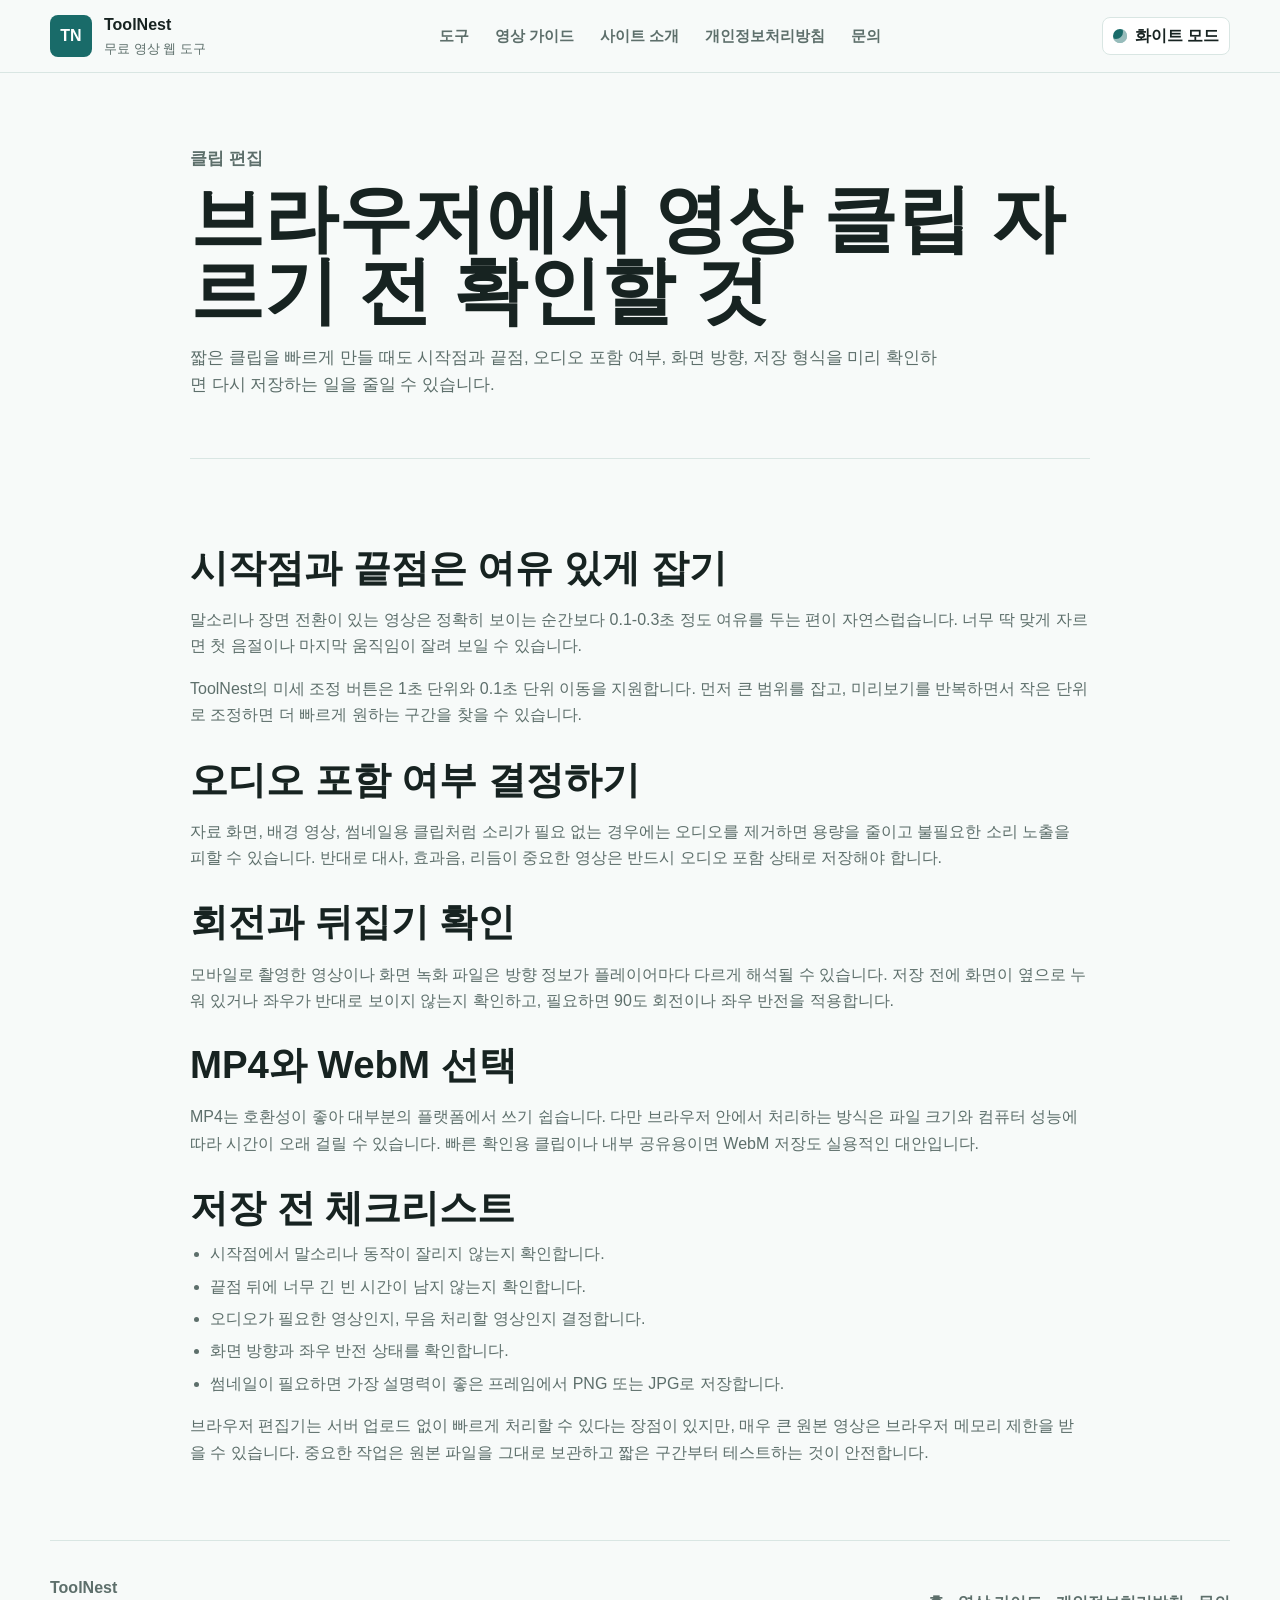
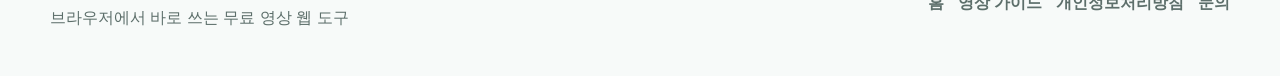
<file: clip-editing-guide.html>
<!doctype html>
<html lang="ko">
  <head>
    <meta charset="utf-8">
    <meta name="viewport" content="width=device-width, initial-scale=1">
    <title>브라우저에서 영상 클립 자르기 전 확인할 것 - ToolNest</title>
    <meta name="description" content="브라우저 기반 영상 클립 편집에서 시작점, 끝점, 오디오, 회전, 썸네일을 확인하는 방법과 저장 전 체크리스트를 안내합니다.">
    <meta name="robots" content="index, follow">
    <meta name="google-adsense-account" content="ca-pub-8649619832836598">
    <meta property="og:type" content="article">
    <meta property="og:site_name" content="ToolNest">
    <meta property="og:title" content="브라우저에서 영상 클립 자르기 전 확인할 것 - ToolNest">
    <meta property="og:description" content="짧은 영상 클립을 만들 때 구간 선택, 미리보기, 저장 형식, 썸네일 추출을 안정적으로 진행하는 방법입니다.">
    <meta property="og:url" content="https://product-builder-ify.pages.dev/clip-editing-guide">
    <meta property="og:image" content="https://product-builder-ify.pages.dev/assets/img/toolnest-og.svg">
    <meta property="og:locale" content="ko_KR">
    <link rel="canonical" href="https://product-builder-ify.pages.dev/clip-editing-guide">
    <link rel="icon" href="assets/img/favicon.svg" type="image/svg+xml">
    <link rel="manifest" href="site.webmanifest">
    <script src="assets/js/theme-init.js?v=2"></script>
    <script async src="https://pagead2.googlesyndication.com/pagead/js/adsbygoogle.js?client=ca-pub-8649619832836598" crossorigin="anonymous"></script>
    <link rel="stylesheet" href="assets/css/styles.css?v=2">
  </head>
  <body>
    <header class="site-header"><nav class="nav" aria-label="주요 메뉴"><a class="brand" href="/" aria-label="ToolNest 홈"><span class="brand-mark" aria-hidden="true">TN</span><span><strong>ToolNest</strong><small>무료 영상 웹 도구</small></span></a><div class="nav-links"><a href="/#tools">도구</a><a href="guides">영상 가이드</a><a href="about">사이트 소개</a><a href="privacy">개인정보처리방침</a><a href="contact">문의</a></div><button class="theme-toggle" type="button" data-theme-toggle aria-label="다크 모드로 전환" aria-pressed="false"><span data-theme-label>라이트 모드</span></button></nav></header>
    <main>
      <section class="page-hero" aria-labelledby="article-title"><p class="eyebrow">클립 편집</p><h1 id="article-title">브라우저에서 영상 클립 자르기 전 확인할 것</h1><p>짧은 클립을 빠르게 만들 때도 시작점과 끝점, 오디오 포함 여부, 화면 방향, 저장 형식을 미리 확인하면 다시 저장하는 일을 줄일 수 있습니다.</p></section>
      <section class="section content-page prose">
        <h2>시작점과 끝점은 여유 있게 잡기</h2>
        <p>말소리나 장면 전환이 있는 영상은 정확히 보이는 순간보다 0.1-0.3초 정도 여유를 두는 편이 자연스럽습니다. 너무 딱 맞게 자르면 첫 음절이나 마지막 움직임이 잘려 보일 수 있습니다.</p>
        <p>ToolNest의 미세 조정 버튼은 1초 단위와 0.1초 단위 이동을 지원합니다. 먼저 큰 범위를 잡고, 미리보기를 반복하면서 작은 단위로 조정하면 더 빠르게 원하는 구간을 찾을 수 있습니다.</p>
        <h2>오디오 포함 여부 결정하기</h2>
        <p>자료 화면, 배경 영상, 썸네일용 클립처럼 소리가 필요 없는 경우에는 오디오를 제거하면 용량을 줄이고 불필요한 소리 노출을 피할 수 있습니다. 반대로 대사, 효과음, 리듬이 중요한 영상은 반드시 오디오 포함 상태로 저장해야 합니다.</p>
        <h2>회전과 뒤집기 확인</h2>
        <p>모바일로 촬영한 영상이나 화면 녹화 파일은 방향 정보가 플레이어마다 다르게 해석될 수 있습니다. 저장 전에 화면이 옆으로 누워 있거나 좌우가 반대로 보이지 않는지 확인하고, 필요하면 90도 회전이나 좌우 반전을 적용합니다.</p>
        <h2>MP4와 WebM 선택</h2>
        <p>MP4는 호환성이 좋아 대부분의 플랫폼에서 쓰기 쉽습니다. 다만 브라우저 안에서 처리하는 방식은 파일 크기와 컴퓨터 성능에 따라 시간이 오래 걸릴 수 있습니다. 빠른 확인용 클립이나 내부 공유용이면 WebM 저장도 실용적인 대안입니다.</p>
        <h2>저장 전 체크리스트</h2>
        <ul>
          <li>시작점에서 말소리나 동작이 잘리지 않는지 확인합니다.</li>
          <li>끝점 뒤에 너무 긴 빈 시간이 남지 않는지 확인합니다.</li>
          <li>오디오가 필요한 영상인지, 무음 처리할 영상인지 결정합니다.</li>
          <li>화면 방향과 좌우 반전 상태를 확인합니다.</li>
          <li>썸네일이 필요하면 가장 설명력이 좋은 프레임에서 PNG 또는 JPG로 저장합니다.</li>
        </ul>
        <p>브라우저 편집기는 서버 업로드 없이 빠르게 처리할 수 있다는 장점이 있지만, 매우 큰 원본 영상은 브라우저 메모리 제한을 받을 수 있습니다. 중요한 작업은 원본 파일을 그대로 보관하고 짧은 구간부터 테스트하는 것이 안전합니다.</p>
      </section>
    </main>
    <footer class="site-footer"><div><strong>ToolNest</strong><p>브라우저에서 바로 쓰는 무료 영상 웹 도구</p></div><div class="footer-links"><a href="/">홈</a><a href="guides">영상 가이드</a><a href="privacy">개인정보처리방침</a><a href="contact">문의</a></div></footer>
    <script src="assets/js/app.js?v=2"></script>
  </body>
</html>
</file>
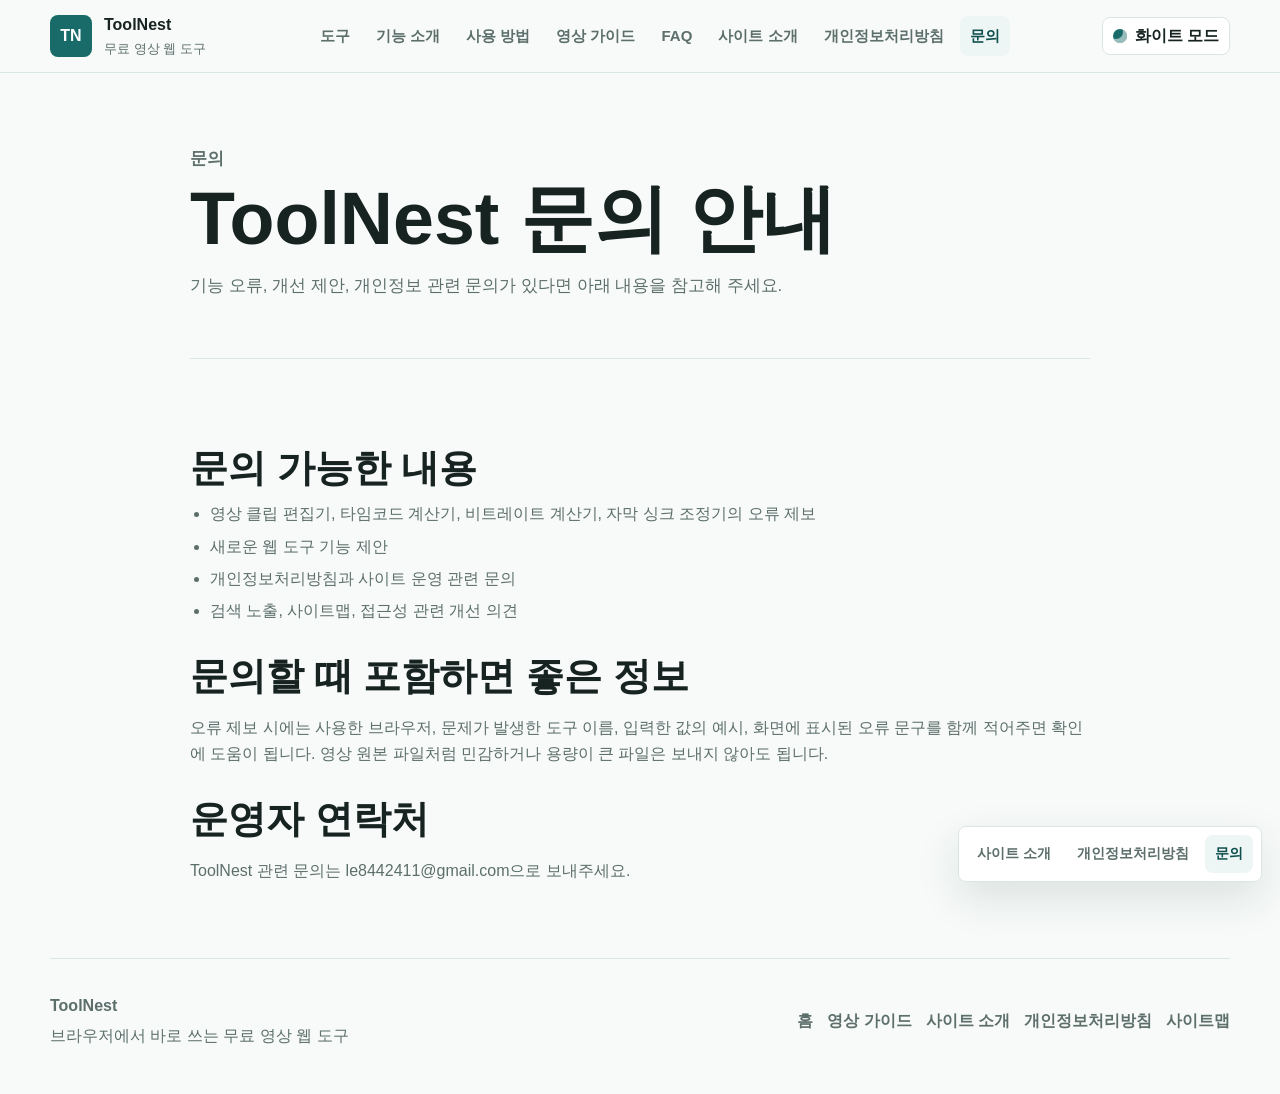
<file: contact.html>
<!doctype html>
<html lang="ko">
  <head>
    <meta charset="utf-8">
    <meta name="viewport" content="width=device-width, initial-scale=1">
    <title>문의 - ToolNest</title>
    <meta name="description" content="ToolNest 문의 안내 페이지입니다. 기능 오류, 개선 제안, 개인정보 관련 문의에 대한 안내를 확인할 수 있습니다.">
    <meta name="robots" content="index, follow">
    <meta name="google-adsense-account" content="ca-pub-8649619832836598">
    <meta property="og:type" content="website">
    <meta property="og:site_name" content="ToolNest">
    <meta property="og:title" content="문의 - ToolNest">
    <meta property="og:description" content="ToolNest 기능 오류, 개선 제안, 개인정보 관련 문의 안내입니다.">
    <meta property="og:url" content="https://product-builder-ify.pages.dev/contact">
    <meta property="og:image" content="https://product-builder-ify.pages.dev/assets/img/toolnest-og.svg">
    <meta property="og:locale" content="ko_KR">
    <link rel="canonical" href="https://product-builder-ify.pages.dev/contact">
    <link rel="icon" href="assets/img/favicon.svg" type="image/svg+xml">
    <link rel="manifest" href="site.webmanifest">
    <script src="assets/js/theme-init.js?v=2"></script>
    <script async src="https://pagead2.googlesyndication.com/pagead/js/adsbygoogle.js?client=ca-pub-8649619832836598" crossorigin="anonymous"></script>
    <link rel="stylesheet" href="assets/css/styles.css?v=2">
  </head>
  <body>
    <header class="site-header">
      <nav class="nav" aria-label="주요 메뉴">
        <a class="brand" href="/" aria-label="ToolNest 홈">
          <span class="brand-mark" aria-hidden="true">TN</span>
          <span>
            <strong>ToolNest</strong>
            <small>무료 영상 웹 도구</small>
          </span>
        </a>
        <div class="nav-links">
          <a href="/#tools">도구</a>
          <a href="/#features">기능 소개</a>
          <a href="/#guide">사용 방법</a>
          <a href="guides">영상 가이드</a>
          <a href="/#faq">FAQ</a>
          <a href="about">사이트 소개</a>
          <a href="privacy">개인정보처리방침</a>
          <a href="contact" aria-current="page">문의</a>
        </div>
        <button class="theme-toggle" type="button" data-theme-toggle aria-label="다크 모드로 전환" aria-pressed="false">
          <span data-theme-label>화이트 모드</span>
        </button>
      </nav>
    </header>

    <main>
      <section class="page-hero" aria-labelledby="contact-title">
        <p class="eyebrow">문의</p>
        <h1 id="contact-title">ToolNest 문의 안내</h1>
        <p>기능 오류, 개선 제안, 개인정보 관련 문의가 있다면 아래 내용을 참고해 주세요.</p>
      </section>

      <section class="section content-page prose">
        <h2>문의 가능한 내용</h2>
        <ul>
          <li>영상 클립 편집기, 타임코드 계산기, 비트레이트 계산기, 자막 싱크 조정기의 오류 제보</li>
          <li>새로운 웹 도구 기능 제안</li>
          <li>개인정보처리방침과 사이트 운영 관련 문의</li>
          <li>검색 노출, 사이트맵, 접근성 관련 개선 의견</li>
        </ul>

        <h2>문의할 때 포함하면 좋은 정보</h2>
        <p>
          오류 제보 시에는 사용한 브라우저, 문제가 발생한 도구 이름, 입력한 값의 예시, 화면에 표시된 오류 문구를 함께 적어주면 확인에 도움이 됩니다.
          영상 원본 파일처럼 민감하거나 용량이 큰 파일은 보내지 않아도 됩니다.
        </p>

        <h2>운영자 연락처</h2>
        <p>
          ToolNest 관련 문의는 <a href="mailto:le8442411@gmail.com">le8442411@gmail.com</a>으로 보내주세요.
        </p>
      </section>
    </main>

    <aside class="floating-links" aria-label="사이트 안내 바로가기">
      <a href="about">사이트 소개</a>
      <a href="privacy">개인정보처리방침</a>
      <a href="contact" aria-current="page">문의</a>
    </aside>

    <footer class="site-footer">
      <div>
        <strong>ToolNest</strong>
        <p>브라우저에서 바로 쓰는 무료 영상 웹 도구</p>
      </div>
      <div class="footer-links">
        <a href="/">홈</a>
        <a href="guides">영상 가이드</a>
        <a href="about">사이트 소개</a>
        <a href="privacy">개인정보처리방침</a>
        <a href="sitemap.xml">사이트맵</a>
      </div>
    </footer>
    <script src="assets/js/app.js?v=2"></script>
  </body>
</html>
</file>
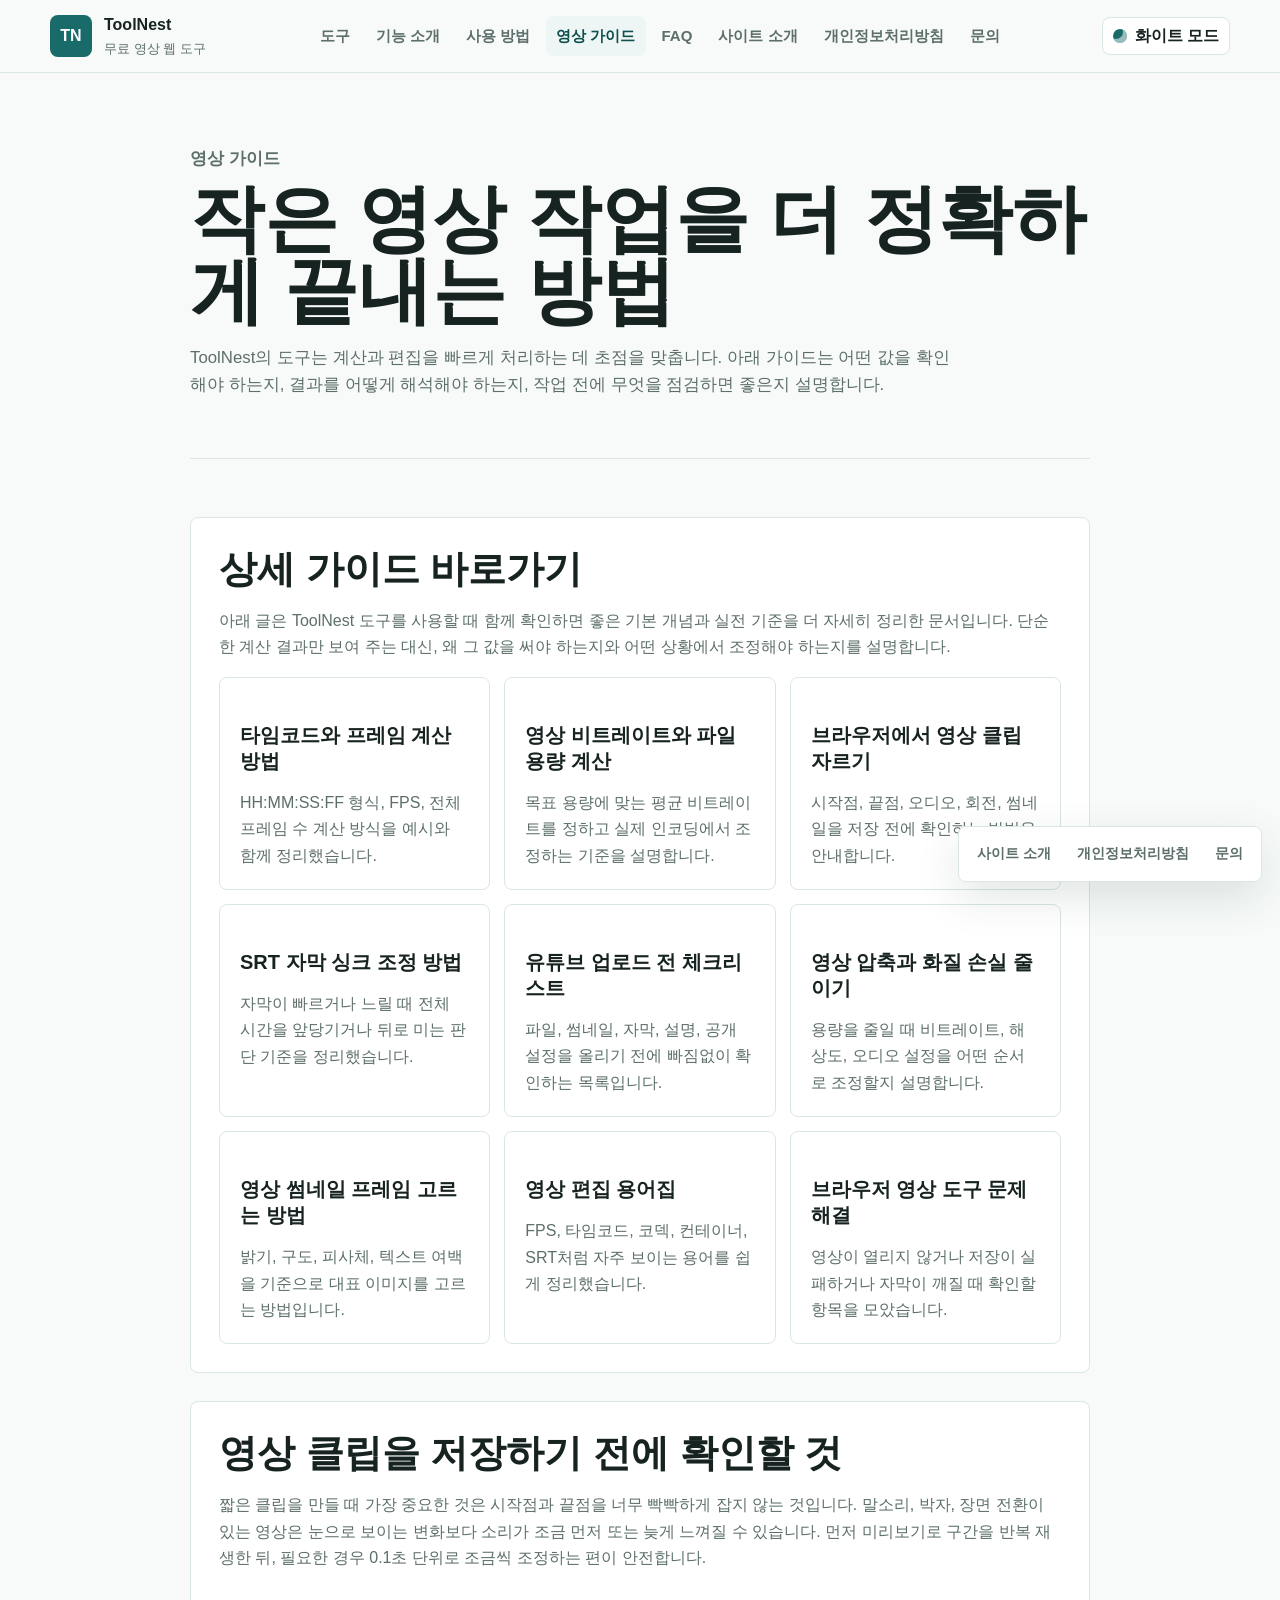
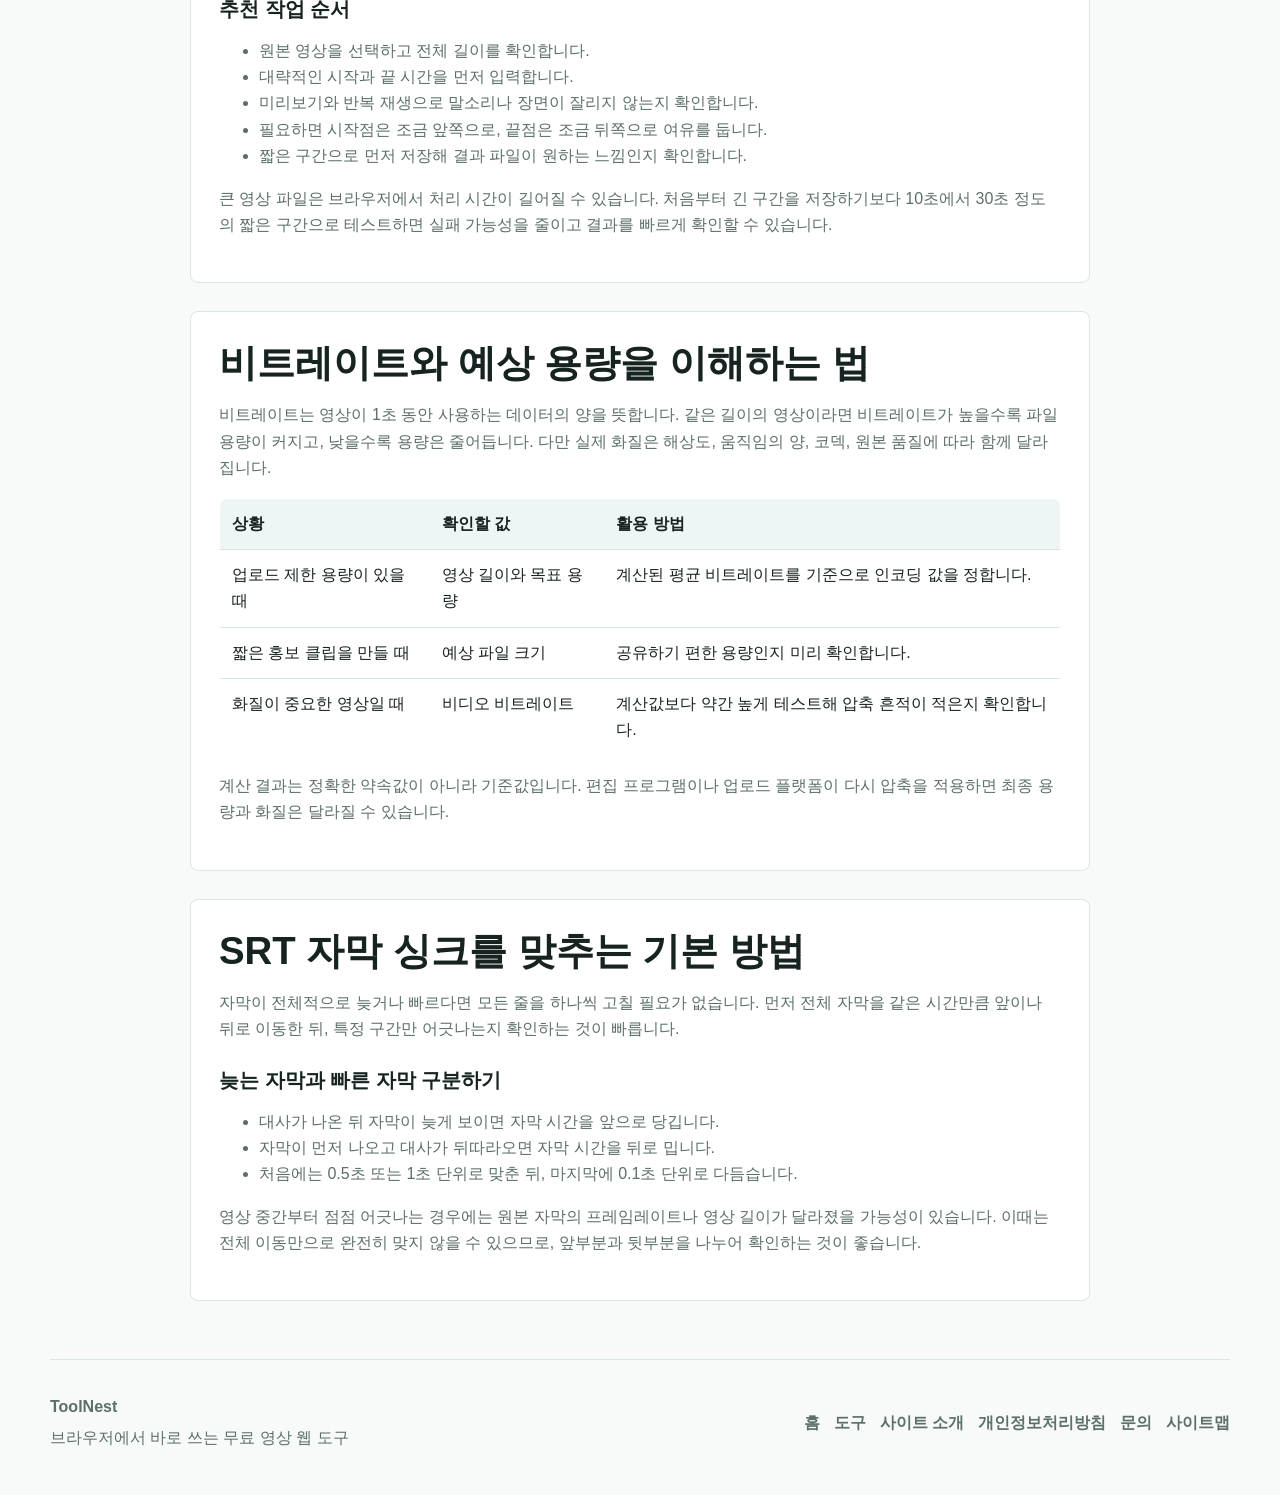
<file: guides.html>
<!doctype html>
<html lang="ko">
  <head>
    <meta charset="utf-8">
    <meta name="viewport" content="width=device-width, initial-scale=1">
    <title>영상 작업 가이드 - ToolNest</title>
    <meta name="description" content="ToolNest 영상 작업 가이드입니다. 영상 클립 저장, 비트레이트와 용량 계산, SRT 자막 싱크 조정 방법을 초보자도 이해하기 쉽게 정리했습니다.">
    <meta name="robots" content="index, follow">
    <meta name="google-adsense-account" content="ca-pub-8649619832836598">
    <meta property="og:type" content="article">
    <meta property="og:site_name" content="ToolNest">
    <meta property="og:title" content="영상 작업 가이드 - ToolNest">
    <meta property="og:description" content="짧은 클립 저장, 영상 용량 계산, 자막 싱크 조정에 필요한 실전 기준을 정리했습니다.">
    <meta property="og:url" content="https://product-builder-ify.pages.dev/guides">
    <meta property="og:image" content="https://product-builder-ify.pages.dev/assets/img/toolnest-og.svg">
    <meta property="og:locale" content="ko_KR">
    <link rel="canonical" href="https://product-builder-ify.pages.dev/guides">
    <link rel="icon" href="assets/img/favicon.svg" type="image/svg+xml">
    <link rel="manifest" href="site.webmanifest">
    <script src="assets/js/theme-init.js?v=2"></script>
    <script async src="https://pagead2.googlesyndication.com/pagead/js/adsbygoogle.js?client=ca-pub-8649619832836598" crossorigin="anonymous"></script>
    <link rel="stylesheet" href="assets/css/styles.css?v=2">
    <script type="application/ld+json">
      {
        "@context": "https://schema.org",
        "@type": "CollectionPage",
        "name": "영상 작업 가이드",
        "url": "https://product-builder-ify.pages.dev/guides",
        "inLanguage": "ko-KR",
        "description": "영상 클립 저장, 비트레이트 계산, SRT 자막 싱크 조정 방법을 정리한 ToolNest 가이드입니다.",
        "hasPart": [
          {
            "@type": "Article",
            "name": "타임코드와 프레임 계산 방법",
            "url": "https://product-builder-ify.pages.dev/timecode-guide"
          },
          {
            "@type": "Article",
            "name": "영상 비트레이트와 파일 용량 계산",
            "url": "https://product-builder-ify.pages.dev/bitrate-guide"
          },
          {
            "@type": "Article",
            "name": "브라우저에서 영상 클립 자르기",
            "url": "https://product-builder-ify.pages.dev/clip-editing-guide"
          },
          {
            "@type": "Article",
            "name": "SRT 자막 싱크 조정 방법",
            "url": "https://product-builder-ify.pages.dev/subtitle-sync-guide"
          },
          {
            "@type": "Article",
            "name": "유튜브 업로드 전 영상 체크리스트",
            "url": "https://product-builder-ify.pages.dev/youtube-upload-checklist"
          },
          {
            "@type": "Article",
            "name": "영상 압축과 화질 손실 줄이는 방법",
            "url": "https://product-builder-ify.pages.dev/video-compression-guide"
          },
          {
            "@type": "Article",
            "name": "영상 썸네일 프레임 고르는 방법",
            "url": "https://product-builder-ify.pages.dev/thumbnail-guide"
          },
          {
            "@type": "Article",
            "name": "영상 편집 용어집",
            "url": "https://product-builder-ify.pages.dev/video-glossary"
          },
          {
            "@type": "Article",
            "name": "브라우저 영상 도구 문제 해결",
            "url": "https://product-builder-ify.pages.dev/troubleshooting"
          }
        ],
        "publisher": {
          "@type": "Organization",
          "name": "ToolNest"
        }
      }
    </script>
  </head>
  <body>
    <header class="site-header">
      <nav class="nav" aria-label="주요 메뉴">
        <a class="brand" href="/" aria-label="ToolNest 홈">
          <span class="brand-mark" aria-hidden="true">TN</span>
          <span>
            <strong>ToolNest</strong>
            <small>무료 영상 웹 도구</small>
          </span>
        </a>
        <div class="nav-links">
          <a href="/#tools">도구</a>
          <a href="/#features">기능 소개</a>
          <a href="/#guide">사용 방법</a>
          <a href="guides" aria-current="page">영상 가이드</a>
          <a href="/#faq">FAQ</a>
          <a href="about">사이트 소개</a>
          <a href="privacy">개인정보처리방침</a>
          <a href="contact">문의</a>
        </div>
        <button class="theme-toggle" type="button" data-theme-toggle aria-label="다크 모드로 전환" aria-pressed="false">
          <span data-theme-label>화이트 모드</span>
        </button>
      </nav>
    </header>

    <main>
      <section class="page-hero" aria-labelledby="guides-title">
        <p class="eyebrow">영상 가이드</p>
        <h1 id="guides-title">작은 영상 작업을 더 정확하게 끝내는 방법</h1>
        <p>
          ToolNest의 도구는 계산과 편집을 빠르게 처리하는 데 초점을 맞춥니다.
          아래 가이드는 어떤 값을 확인해야 하는지, 결과를 어떻게 해석해야 하는지, 작업 전에 무엇을 점검하면 좋은지 설명합니다.
        </p>
      </section>

      <section class="section content-page article-list" aria-label="영상 작업 가이드 목록">
        <article class="guide-article">
          <h2>상세 가이드 바로가기</h2>
          <p>
            아래 글은 ToolNest 도구를 사용할 때 함께 확인하면 좋은 기본 개념과 실전 기준을 더 자세히 정리한 문서입니다.
            단순한 계산 결과만 보여 주는 대신, 왜 그 값을 써야 하는지와 어떤 상황에서 조정해야 하는지를 설명합니다.
          </p>
          <div class="info-grid">
            <article class="info-card">
              <h3><a href="timecode-guide">타임코드와 프레임 계산 방법</a></h3>
              <p>HH:MM:SS:FF 형식, FPS, 전체 프레임 수 계산 방식을 예시와 함께 정리했습니다.</p>
            </article>
            <article class="info-card">
              <h3><a href="bitrate-guide">영상 비트레이트와 파일 용량 계산</a></h3>
              <p>목표 용량에 맞는 평균 비트레이트를 정하고 실제 인코딩에서 조정하는 기준을 설명합니다.</p>
            </article>
            <article class="info-card">
              <h3><a href="clip-editing-guide">브라우저에서 영상 클립 자르기</a></h3>
              <p>시작점, 끝점, 오디오, 회전, 썸네일을 저장 전에 확인하는 방법을 안내합니다.</p>
            </article>
            <article class="info-card">
              <h3><a href="subtitle-sync-guide">SRT 자막 싱크 조정 방법</a></h3>
              <p>자막이 빠르거나 느릴 때 전체 시간을 앞당기거나 뒤로 미는 판단 기준을 정리했습니다.</p>
            </article>
            <article class="info-card">
              <h3><a href="youtube-upload-checklist">유튜브 업로드 전 체크리스트</a></h3>
              <p>파일, 썸네일, 자막, 설명, 공개 설정을 올리기 전에 빠짐없이 확인하는 목록입니다.</p>
            </article>
            <article class="info-card">
              <h3><a href="video-compression-guide">영상 압축과 화질 손실 줄이기</a></h3>
              <p>용량을 줄일 때 비트레이트, 해상도, 오디오 설정을 어떤 순서로 조정할지 설명합니다.</p>
            </article>
            <article class="info-card">
              <h3><a href="thumbnail-guide">영상 썸네일 프레임 고르는 방법</a></h3>
              <p>밝기, 구도, 피사체, 텍스트 여백을 기준으로 대표 이미지를 고르는 방법입니다.</p>
            </article>
            <article class="info-card">
              <h3><a href="video-glossary">영상 편집 용어집</a></h3>
              <p>FPS, 타임코드, 코덱, 컨테이너, SRT처럼 자주 보이는 용어를 쉽게 정리했습니다.</p>
            </article>
            <article class="info-card">
              <h3><a href="troubleshooting">브라우저 영상 도구 문제 해결</a></h3>
              <p>영상이 열리지 않거나 저장이 실패하거나 자막이 깨질 때 확인할 항목을 모았습니다.</p>
            </article>
          </div>
        </article>

        <article class="guide-article">
          <h2>영상 클립을 저장하기 전에 확인할 것</h2>
          <p>
            짧은 클립을 만들 때 가장 중요한 것은 시작점과 끝점을 너무 빡빡하게 잡지 않는 것입니다.
            말소리, 박자, 장면 전환이 있는 영상은 눈으로 보이는 변화보다 소리가 조금 먼저 또는 늦게 느껴질 수 있습니다.
            먼저 미리보기로 구간을 반복 재생한 뒤, 필요한 경우 0.1초 단위로 조금씩 조정하는 편이 안전합니다.
          </p>
          <h3>추천 작업 순서</h3>
          <ul>
            <li>원본 영상을 선택하고 전체 길이를 확인합니다.</li>
            <li>대략적인 시작과 끝 시간을 먼저 입력합니다.</li>
            <li>미리보기와 반복 재생으로 말소리나 장면이 잘리지 않는지 확인합니다.</li>
            <li>필요하면 시작점은 조금 앞쪽으로, 끝점은 조금 뒤쪽으로 여유를 둡니다.</li>
            <li>짧은 구간으로 먼저 저장해 결과 파일이 원하는 느낌인지 확인합니다.</li>
          </ul>
          <p>
            큰 영상 파일은 브라우저에서 처리 시간이 길어질 수 있습니다.
            처음부터 긴 구간을 저장하기보다 10초에서 30초 정도의 짧은 구간으로 테스트하면 실패 가능성을 줄이고 결과를 빠르게 확인할 수 있습니다.
          </p>
        </article>

        <article class="guide-article">
          <h2>비트레이트와 예상 용량을 이해하는 법</h2>
          <p>
            비트레이트는 영상이 1초 동안 사용하는 데이터의 양을 뜻합니다.
            같은 길이의 영상이라면 비트레이트가 높을수록 파일 용량이 커지고, 낮을수록 용량은 줄어듭니다.
            다만 실제 화질은 해상도, 움직임의 양, 코덱, 원본 품질에 따라 함께 달라집니다.
          </p>
          <table>
            <thead>
              <tr>
                <th>상황</th>
                <th>확인할 값</th>
                <th>활용 방법</th>
              </tr>
            </thead>
            <tbody>
              <tr>
                <td>업로드 제한 용량이 있을 때</td>
                <td>영상 길이와 목표 용량</td>
                <td>계산된 평균 비트레이트를 기준으로 인코딩 값을 정합니다.</td>
              </tr>
              <tr>
                <td>짧은 홍보 클립을 만들 때</td>
                <td>예상 파일 크기</td>
                <td>공유하기 편한 용량인지 미리 확인합니다.</td>
              </tr>
              <tr>
                <td>화질이 중요한 영상일 때</td>
                <td>비디오 비트레이트</td>
                <td>계산값보다 약간 높게 테스트해 압축 흔적이 적은지 확인합니다.</td>
              </tr>
            </tbody>
          </table>
          <p>
            계산 결과는 정확한 약속값이 아니라 기준값입니다.
            편집 프로그램이나 업로드 플랫폼이 다시 압축을 적용하면 최종 용량과 화질은 달라질 수 있습니다.
          </p>
        </article>

        <article class="guide-article">
          <h2>SRT 자막 싱크를 맞추는 기본 방법</h2>
          <p>
            자막이 전체적으로 늦거나 빠르다면 모든 줄을 하나씩 고칠 필요가 없습니다.
            먼저 전체 자막을 같은 시간만큼 앞이나 뒤로 이동한 뒤, 특정 구간만 어긋나는지 확인하는 것이 빠릅니다.
          </p>
          <h3>늦는 자막과 빠른 자막 구분하기</h3>
          <ul>
            <li>대사가 나온 뒤 자막이 늦게 보이면 자막 시간을 앞으로 당깁니다.</li>
            <li>자막이 먼저 나오고 대사가 뒤따라오면 자막 시간을 뒤로 밉니다.</li>
            <li>처음에는 0.5초 또는 1초 단위로 맞춘 뒤, 마지막에 0.1초 단위로 다듬습니다.</li>
          </ul>
          <p>
            영상 중간부터 점점 어긋나는 경우에는 원본 자막의 프레임레이트나 영상 길이가 달라졌을 가능성이 있습니다.
            이때는 전체 이동만으로 완전히 맞지 않을 수 있으므로, 앞부분과 뒷부분을 나누어 확인하는 것이 좋습니다.
          </p>
        </article>
      </section>
    </main>

    <aside class="floating-links" aria-label="사이트 안내 바로가기">
      <a href="about">사이트 소개</a>
      <a href="privacy">개인정보처리방침</a>
      <a href="contact">문의</a>
    </aside>

    <footer class="site-footer">
      <div>
        <strong>ToolNest</strong>
        <p>브라우저에서 바로 쓰는 무료 영상 웹 도구</p>
      </div>
      <div class="footer-links">
        <a href="/">홈</a>
        <a href="/#tools">도구</a>
        <a href="about">사이트 소개</a>
        <a href="privacy">개인정보처리방침</a>
        <a href="contact">문의</a>
        <a href="sitemap.xml">사이트맵</a>
      </div>
    </footer>
    <script src="assets/js/app.js?v=2"></script>
  </body>
</html>
</file>
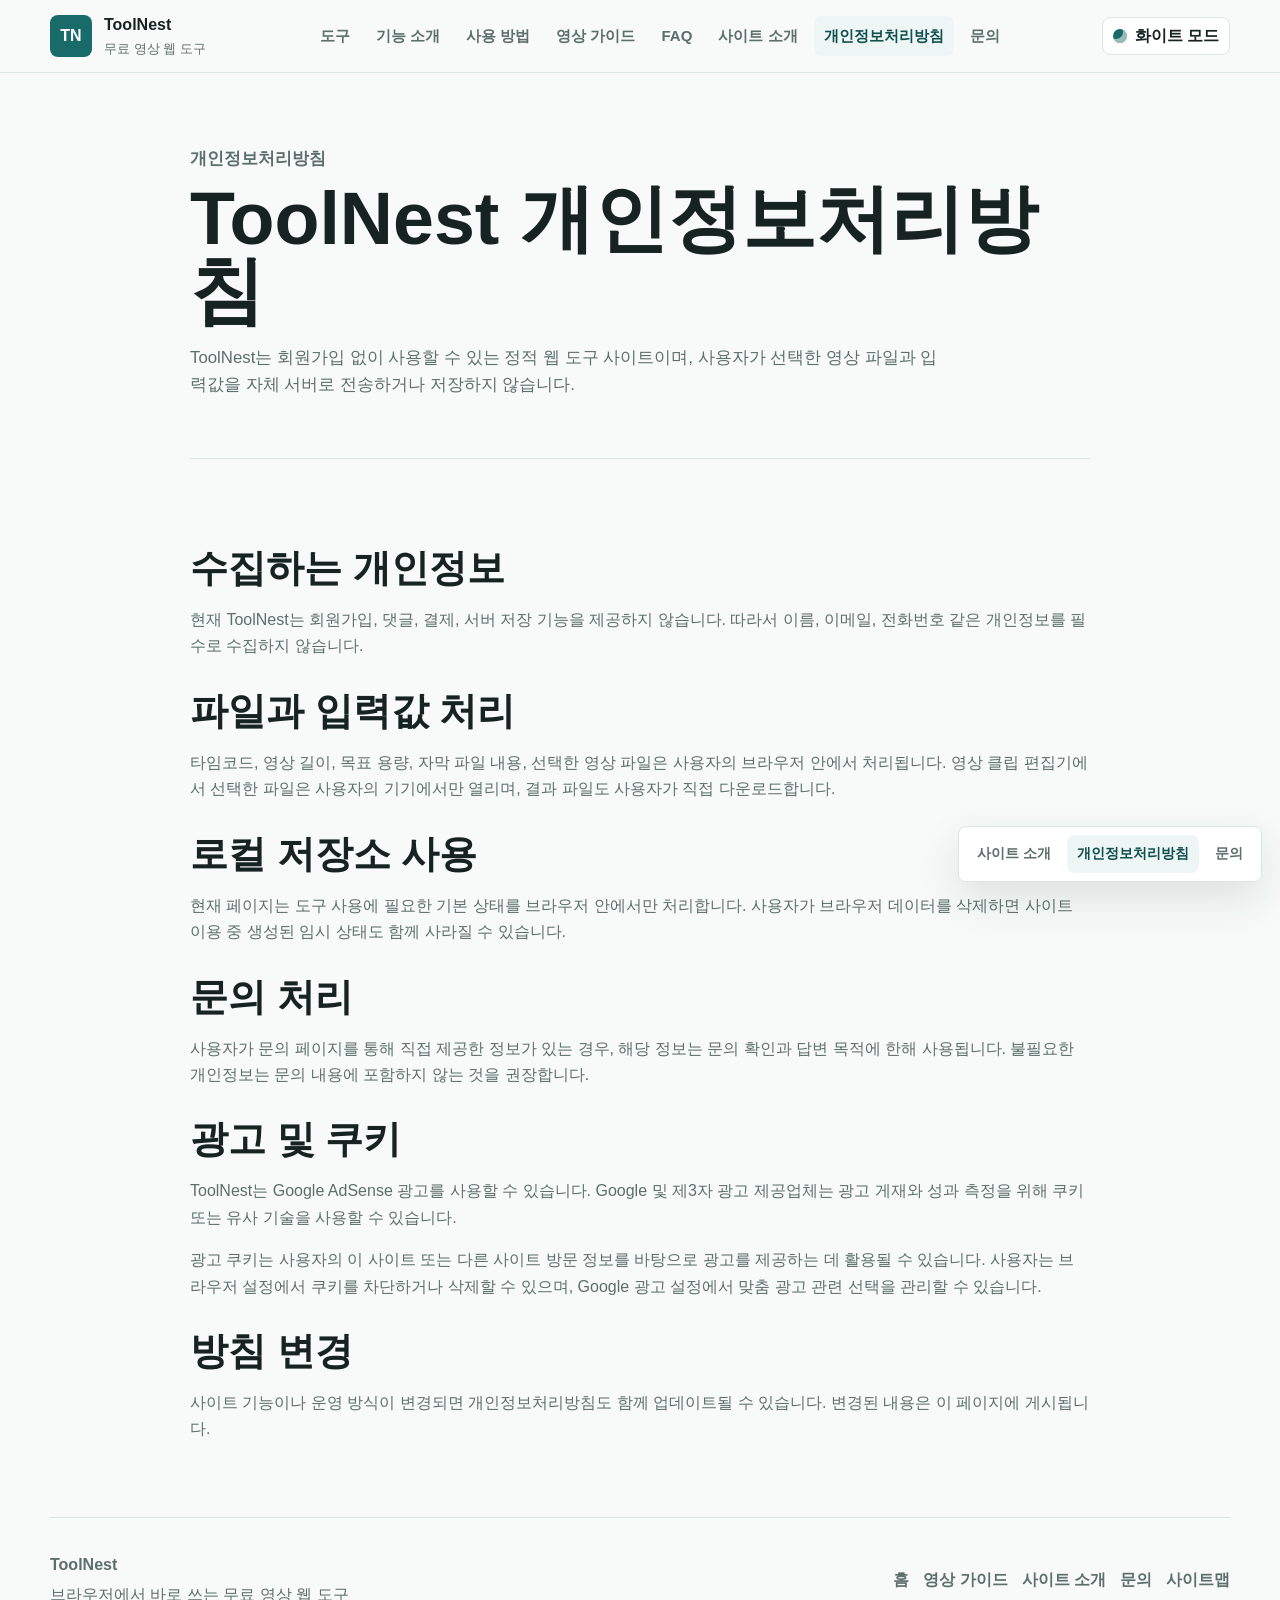
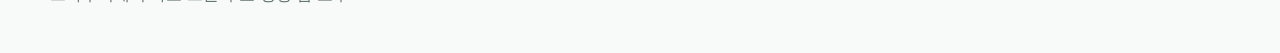
<file: privacy.html>
<!doctype html>
<html lang="ko">
  <head>
    <meta charset="utf-8">
    <meta name="viewport" content="width=device-width, initial-scale=1">
    <title>개인정보처리방침 - ToolNest</title>
    <meta name="description" content="ToolNest 개인정보처리방침입니다. ToolNest는 회원가입을 요구하지 않으며 영상 파일과 입력값을 자체 서버로 전송하거나 저장하지 않습니다.">
    <meta name="robots" content="index, follow">
    <meta name="google-adsense-account" content="ca-pub-8649619832836598">
    <meta property="og:type" content="website">
    <meta property="og:site_name" content="ToolNest">
    <meta property="og:title" content="개인정보처리방침 - ToolNest">
    <meta property="og:description" content="ToolNest의 개인정보 처리 기준과 로컬 파일 처리 방식을 안내합니다.">
    <meta property="og:url" content="https://product-builder-ify.pages.dev/privacy">
    <meta property="og:image" content="https://product-builder-ify.pages.dev/assets/img/toolnest-og.svg">
    <meta property="og:locale" content="ko_KR">
    <link rel="canonical" href="https://product-builder-ify.pages.dev/privacy">
    <link rel="icon" href="assets/img/favicon.svg" type="image/svg+xml">
    <link rel="manifest" href="site.webmanifest">
    <script src="assets/js/theme-init.js?v=2"></script>
    <script async src="https://pagead2.googlesyndication.com/pagead/js/adsbygoogle.js?client=ca-pub-8649619832836598" crossorigin="anonymous"></script>
    <link rel="stylesheet" href="assets/css/styles.css?v=2">
  </head>
  <body>
    <header class="site-header">
      <nav class="nav" aria-label="주요 메뉴">
        <a class="brand" href="/" aria-label="ToolNest 홈">
          <span class="brand-mark" aria-hidden="true">TN</span>
          <span>
            <strong>ToolNest</strong>
            <small>무료 영상 웹 도구</small>
          </span>
        </a>
        <div class="nav-links">
          <a href="/#tools">도구</a>
          <a href="/#features">기능 소개</a>
          <a href="/#guide">사용 방법</a>
          <a href="guides">영상 가이드</a>
          <a href="/#faq">FAQ</a>
          <a href="about">사이트 소개</a>
          <a href="privacy" aria-current="page">개인정보처리방침</a>
          <a href="contact">문의</a>
        </div>
        <button class="theme-toggle" type="button" data-theme-toggle aria-label="다크 모드로 전환" aria-pressed="false">
          <span data-theme-label>화이트 모드</span>
        </button>
      </nav>
    </header>

    <main>
      <section class="page-hero" aria-labelledby="privacy-title">
        <p class="eyebrow">개인정보처리방침</p>
        <h1 id="privacy-title">ToolNest 개인정보처리방침</h1>
        <p>ToolNest는 회원가입 없이 사용할 수 있는 정적 웹 도구 사이트이며, 사용자가 선택한 영상 파일과 입력값을 자체 서버로 전송하거나 저장하지 않습니다.</p>
      </section>

      <section class="section content-page prose">
        <h2>수집하는 개인정보</h2>
        <p>
          현재 ToolNest는 회원가입, 댓글, 결제, 서버 저장 기능을 제공하지 않습니다.
          따라서 이름, 이메일, 전화번호 같은 개인정보를 필수로 수집하지 않습니다.
        </p>

        <h2>파일과 입력값 처리</h2>
        <p>
          타임코드, 영상 길이, 목표 용량, 자막 파일 내용, 선택한 영상 파일은 사용자의 브라우저 안에서 처리됩니다.
          영상 클립 편집기에서 선택한 파일은 사용자의 기기에서만 열리며, 결과 파일도 사용자가 직접 다운로드합니다.
        </p>

        <h2>로컬 저장소 사용</h2>
        <p>
          현재 페이지는 도구 사용에 필요한 기본 상태를 브라우저 안에서만 처리합니다.
          사용자가 브라우저 데이터를 삭제하면 사이트 이용 중 생성된 임시 상태도 함께 사라질 수 있습니다.
        </p>

        <h2>문의 처리</h2>
        <p>
          사용자가 문의 페이지를 통해 직접 제공한 정보가 있는 경우, 해당 정보는 문의 확인과 답변 목적에 한해 사용됩니다.
          불필요한 개인정보는 문의 내용에 포함하지 않는 것을 권장합니다.
        </p>

        <h2>광고 및 쿠키</h2>
        <p>
          ToolNest는 Google AdSense 광고를 사용할 수 있습니다.
          Google 및 제3자 광고 제공업체는 광고 게재와 성과 측정을 위해 쿠키 또는 유사 기술을 사용할 수 있습니다.
        </p>
        <p>
          광고 쿠키는 사용자의 이 사이트 또는 다른 사이트 방문 정보를 바탕으로 광고를 제공하는 데 활용될 수 있습니다.
          사용자는 브라우저 설정에서 쿠키를 차단하거나 삭제할 수 있으며, Google 광고 설정에서 맞춤 광고 관련 선택을 관리할 수 있습니다.
        </p>

        <h2>방침 변경</h2>
        <p>
          사이트 기능이나 운영 방식이 변경되면 개인정보처리방침도 함께 업데이트될 수 있습니다.
          변경된 내용은 이 페이지에 게시됩니다.
        </p>
      </section>
    </main>

    <aside class="floating-links" aria-label="사이트 안내 바로가기">
      <a href="about">사이트 소개</a>
      <a href="privacy" aria-current="page">개인정보처리방침</a>
      <a href="contact">문의</a>
    </aside>

    <footer class="site-footer">
      <div>
        <strong>ToolNest</strong>
        <p>브라우저에서 바로 쓰는 무료 영상 웹 도구</p>
      </div>
      <div class="footer-links">
        <a href="/">홈</a>
        <a href="guides">영상 가이드</a>
        <a href="about">사이트 소개</a>
        <a href="contact">문의</a>
        <a href="sitemap.xml">사이트맵</a>
      </div>
    </footer>
    <script src="assets/js/app.js?v=2"></script>
  </body>
</html>
</file>
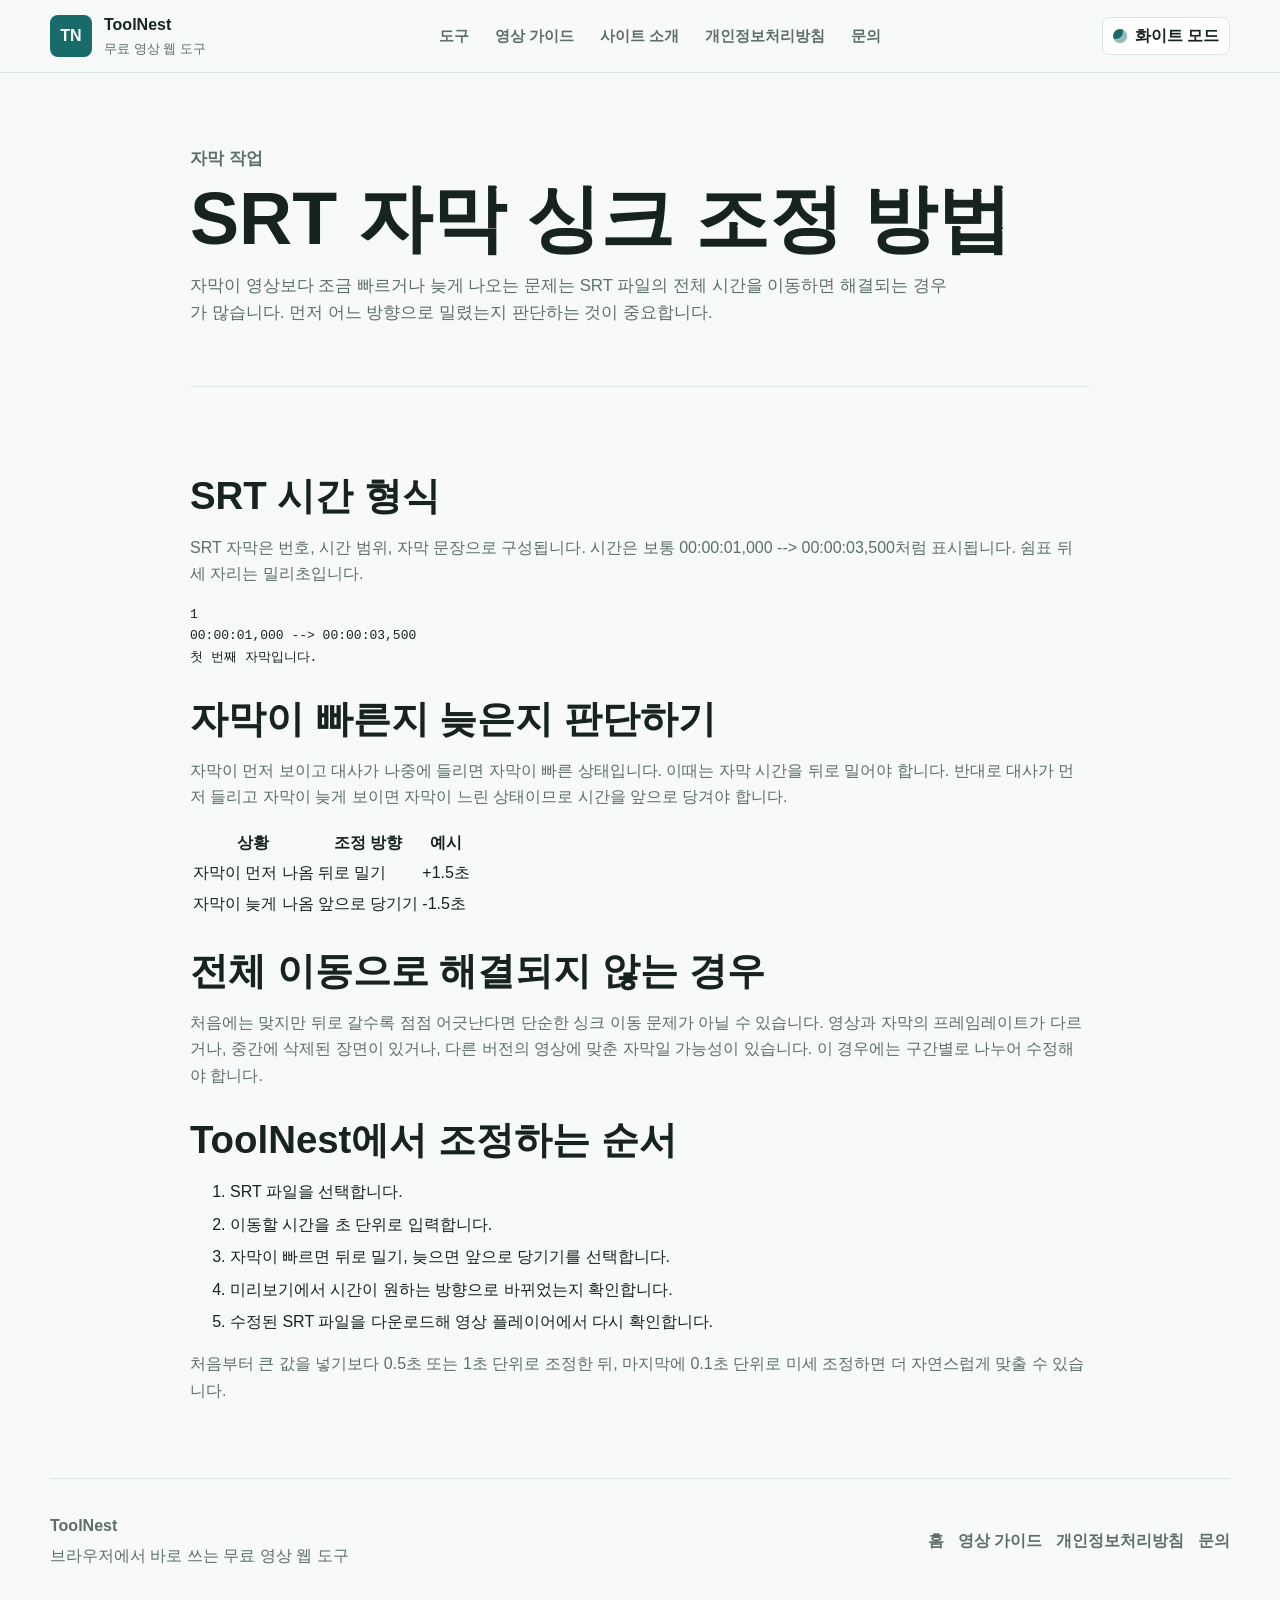
<file: subtitle-sync-guide.html>
<!doctype html>
<html lang="ko">
  <head>
    <meta charset="utf-8">
    <meta name="viewport" content="width=device-width, initial-scale=1">
    <title>SRT 자막 싱크 조정 방법 - ToolNest</title>
    <meta name="description" content="SRT 자막이 영상보다 빠르거나 늦게 나올 때 전체 시간을 앞당기거나 뒤로 미는 방법을 예시와 함께 설명합니다.">
    <meta name="robots" content="index, follow">
    <meta name="google-adsense-account" content="ca-pub-8649619832836598">
    <meta property="og:type" content="article">
    <meta property="og:site_name" content="ToolNest">
    <meta property="og:title" content="SRT 자막 싱크 조정 방법 - ToolNest">
    <meta property="og:description" content="자막이 빠른지 느린지 판단하고 초 단위로 SRT 시간을 조정하는 기본 방법을 안내합니다.">
    <meta property="og:url" content="https://product-builder-ify.pages.dev/subtitle-sync-guide">
    <meta property="og:image" content="https://product-builder-ify.pages.dev/assets/img/toolnest-og.svg">
    <meta property="og:locale" content="ko_KR">
    <link rel="canonical" href="https://product-builder-ify.pages.dev/subtitle-sync-guide">
    <link rel="icon" href="assets/img/favicon.svg" type="image/svg+xml">
    <link rel="manifest" href="site.webmanifest">
    <script src="assets/js/theme-init.js?v=2"></script>
    <script async src="https://pagead2.googlesyndication.com/pagead/js/adsbygoogle.js?client=ca-pub-8649619832836598" crossorigin="anonymous"></script>
    <link rel="stylesheet" href="assets/css/styles.css?v=2">
  </head>
  <body>
    <header class="site-header"><nav class="nav" aria-label="주요 메뉴"><a class="brand" href="/" aria-label="ToolNest 홈"><span class="brand-mark" aria-hidden="true">TN</span><span><strong>ToolNest</strong><small>무료 영상 웹 도구</small></span></a><div class="nav-links"><a href="/#tools">도구</a><a href="guides">영상 가이드</a><a href="about">사이트 소개</a><a href="privacy">개인정보처리방침</a><a href="contact">문의</a></div><button class="theme-toggle" type="button" data-theme-toggle aria-label="다크 모드로 전환" aria-pressed="false"><span data-theme-label>라이트 모드</span></button></nav></header>
    <main>
      <section class="page-hero" aria-labelledby="article-title"><p class="eyebrow">자막 작업</p><h1 id="article-title">SRT 자막 싱크 조정 방법</h1><p>자막이 영상보다 조금 빠르거나 늦게 나오는 문제는 SRT 파일의 전체 시간을 이동하면 해결되는 경우가 많습니다. 먼저 어느 방향으로 밀렸는지 판단하는 것이 중요합니다.</p></section>
      <section class="section content-page prose">
        <h2>SRT 시간 형식</h2>
        <p>SRT 자막은 번호, 시간 범위, 자막 문장으로 구성됩니다. 시간은 보통 00:00:01,000 --> 00:00:03,500처럼 표시됩니다. 쉼표 뒤 세 자리는 밀리초입니다.</p>
        <pre><code>1
00:00:01,000 --> 00:00:03,500
첫 번째 자막입니다.</code></pre>
        <h2>자막이 빠른지 늦은지 판단하기</h2>
        <p>자막이 먼저 보이고 대사가 나중에 들리면 자막이 빠른 상태입니다. 이때는 자막 시간을 뒤로 밀어야 합니다. 반대로 대사가 먼저 들리고 자막이 늦게 보이면 자막이 느린 상태이므로 시간을 앞으로 당겨야 합니다.</p>
        <table><thead><tr><th>상황</th><th>조정 방향</th><th>예시</th></tr></thead><tbody><tr><td>자막이 먼저 나옴</td><td>뒤로 밀기</td><td>+1.5초</td></tr><tr><td>자막이 늦게 나옴</td><td>앞으로 당기기</td><td>-1.5초</td></tr></tbody></table>
        <h2>전체 이동으로 해결되지 않는 경우</h2>
        <p>처음에는 맞지만 뒤로 갈수록 점점 어긋난다면 단순한 싱크 이동 문제가 아닐 수 있습니다. 영상과 자막의 프레임레이트가 다르거나, 중간에 삭제된 장면이 있거나, 다른 버전의 영상에 맞춘 자막일 가능성이 있습니다. 이 경우에는 구간별로 나누어 수정해야 합니다.</p>
        <h2>ToolNest에서 조정하는 순서</h2>
        <ol>
          <li>SRT 파일을 선택합니다.</li>
          <li>이동할 시간을 초 단위로 입력합니다.</li>
          <li>자막이 빠르면 뒤로 밀기, 늦으면 앞으로 당기기를 선택합니다.</li>
          <li>미리보기에서 시간이 원하는 방향으로 바뀌었는지 확인합니다.</li>
          <li>수정된 SRT 파일을 다운로드해 영상 플레이어에서 다시 확인합니다.</li>
        </ol>
        <p>처음부터 큰 값을 넣기보다 0.5초 또는 1초 단위로 조정한 뒤, 마지막에 0.1초 단위로 미세 조정하면 더 자연스럽게 맞출 수 있습니다.</p>
      </section>
    </main>
    <footer class="site-footer"><div><strong>ToolNest</strong><p>브라우저에서 바로 쓰는 무료 영상 웹 도구</p></div><div class="footer-links"><a href="/">홈</a><a href="guides">영상 가이드</a><a href="privacy">개인정보처리방침</a><a href="contact">문의</a></div></footer>
    <script src="assets/js/app.js?v=2"></script>
  </body>
</html>
</file>
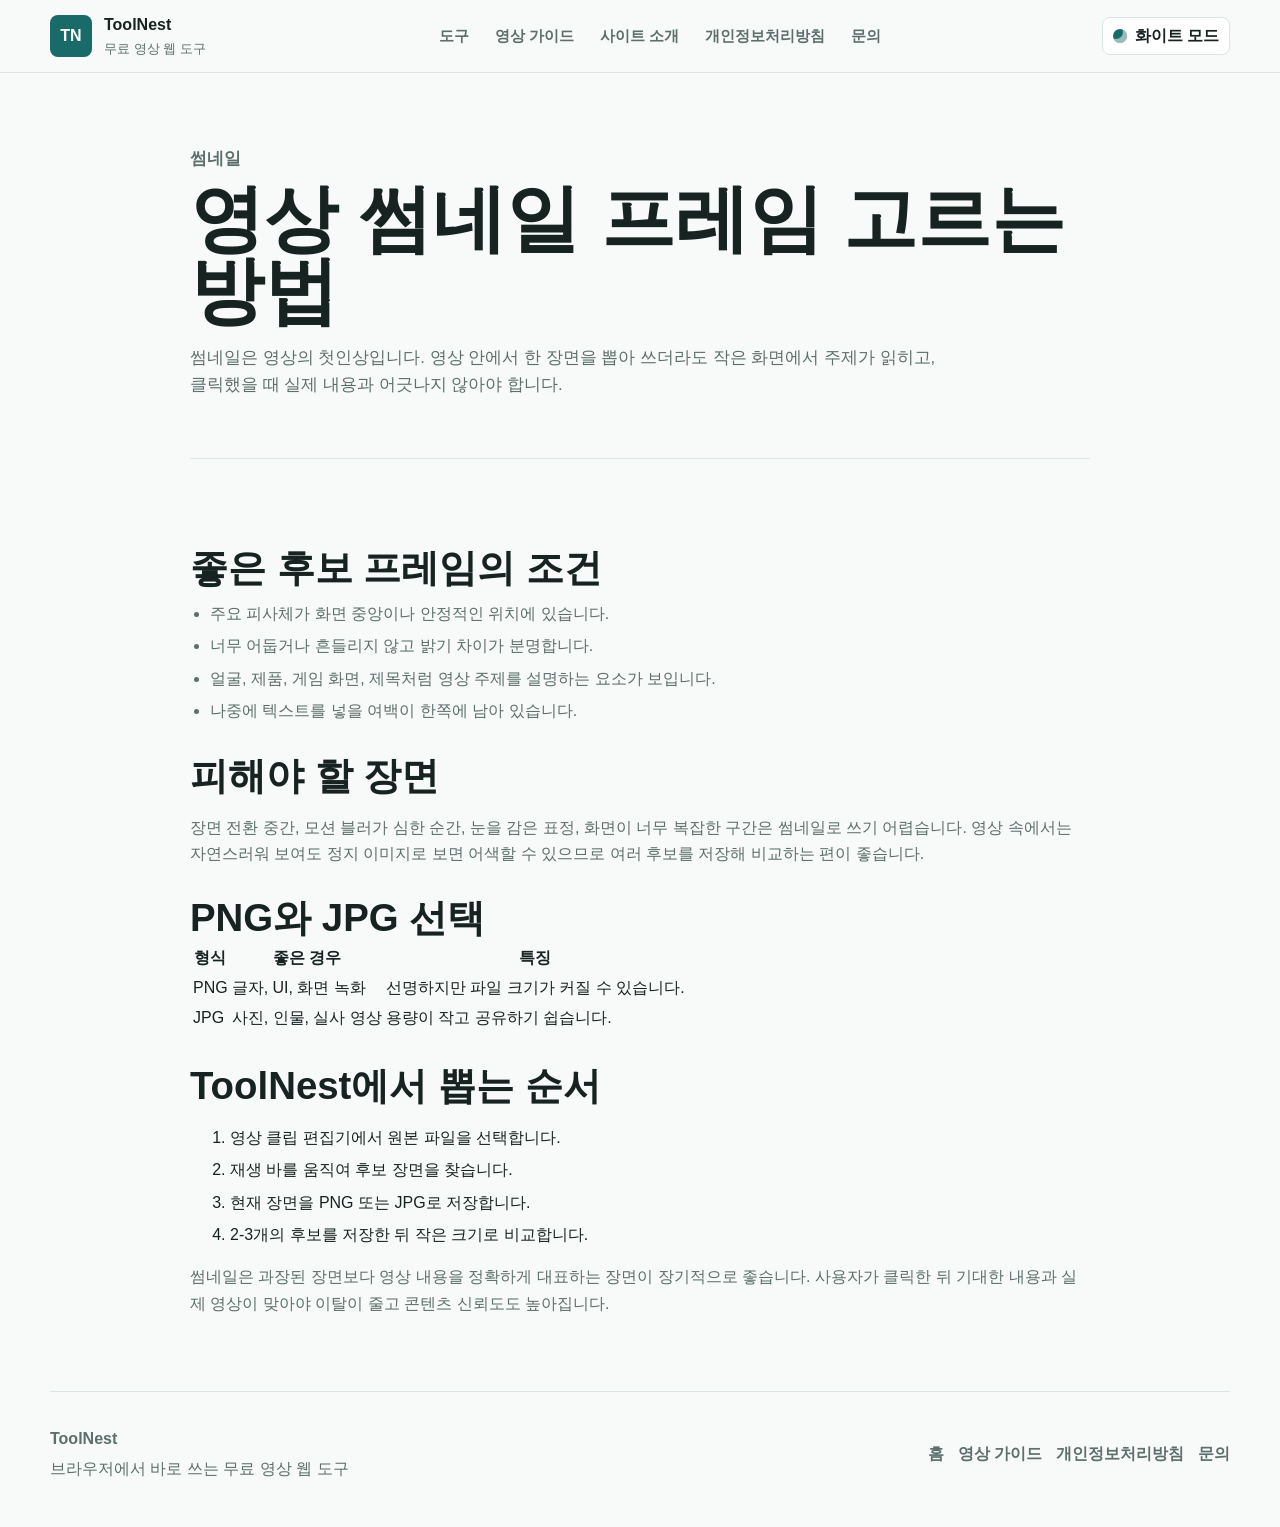
<file: thumbnail-guide.html>
<!doctype html>
<html lang="ko">
  <head>
    <meta charset="utf-8">
    <meta name="viewport" content="width=device-width, initial-scale=1">
    <title>영상 썸네일 프레임 고르는 방법 - ToolNest</title>
    <meta name="description" content="영상에서 대표 썸네일로 쓰기 좋은 프레임을 고르는 기준과 PNG, JPG 저장 방식을 설명합니다.">
    <meta name="robots" content="index, follow">
    <meta name="google-adsense-account" content="ca-pub-8649619832836598">
    <meta property="og:type" content="article">
    <meta property="og:site_name" content="ToolNest">
    <meta property="og:title" content="영상 썸네일 프레임 고르는 방법 - ToolNest">
    <meta property="og:description" content="밝기, 구도, 움직임, 텍스트 여백을 기준으로 썸네일 후보 프레임을 고르는 방법입니다.">
    <meta property="og:url" content="https://product-builder-ify.pages.dev/thumbnail-guide">
    <meta property="og:image" content="https://product-builder-ify.pages.dev/assets/img/toolnest-og.svg">
    <meta property="og:locale" content="ko_KR">
    <link rel="canonical" href="https://product-builder-ify.pages.dev/thumbnail-guide">
    <link rel="icon" href="assets/img/favicon.svg" type="image/svg+xml">
    <link rel="manifest" href="site.webmanifest">
    <script src="assets/js/theme-init.js?v=2"></script>
    <script async src="https://pagead2.googlesyndication.com/pagead/js/adsbygoogle.js?client=ca-pub-8649619832836598" crossorigin="anonymous"></script>
    <link rel="stylesheet" href="assets/css/styles.css?v=2">
  </head>
  <body>
    <header class="site-header"><nav class="nav" aria-label="주요 메뉴"><a class="brand" href="/" aria-label="ToolNest 홈"><span class="brand-mark" aria-hidden="true">TN</span><span><strong>ToolNest</strong><small>무료 영상 웹 도구</small></span></a><div class="nav-links"><a href="/#tools">도구</a><a href="guides">영상 가이드</a><a href="about">사이트 소개</a><a href="privacy">개인정보처리방침</a><a href="contact">문의</a></div><button class="theme-toggle" type="button" data-theme-toggle aria-label="다크 모드로 전환" aria-pressed="false"><span data-theme-label>화이트 모드</span></button></nav></header>
    <main>
      <section class="page-hero" aria-labelledby="article-title"><p class="eyebrow">썸네일</p><h1 id="article-title">영상 썸네일 프레임 고르는 방법</h1><p>썸네일은 영상의 첫인상입니다. 영상 안에서 한 장면을 뽑아 쓰더라도 작은 화면에서 주제가 읽히고, 클릭했을 때 실제 내용과 어긋나지 않아야 합니다.</p></section>
      <section class="section content-page prose">
        <h2>좋은 후보 프레임의 조건</h2>
        <ul>
          <li>주요 피사체가 화면 중앙이나 안정적인 위치에 있습니다.</li>
          <li>너무 어둡거나 흔들리지 않고 밝기 차이가 분명합니다.</li>
          <li>얼굴, 제품, 게임 화면, 제목처럼 영상 주제를 설명하는 요소가 보입니다.</li>
          <li>나중에 텍스트를 넣을 여백이 한쪽에 남아 있습니다.</li>
        </ul>
        <h2>피해야 할 장면</h2>
        <p>장면 전환 중간, 모션 블러가 심한 순간, 눈을 감은 표정, 화면이 너무 복잡한 구간은 썸네일로 쓰기 어렵습니다. 영상 속에서는 자연스러워 보여도 정지 이미지로 보면 어색할 수 있으므로 여러 후보를 저장해 비교하는 편이 좋습니다.</p>
        <h2>PNG와 JPG 선택</h2>
        <table>
          <thead><tr><th>형식</th><th>좋은 경우</th><th>특징</th></tr></thead>
          <tbody>
            <tr><td>PNG</td><td>글자, UI, 화면 녹화</td><td>선명하지만 파일 크기가 커질 수 있습니다.</td></tr>
            <tr><td>JPG</td><td>사진, 인물, 실사 영상</td><td>용량이 작고 공유하기 쉽습니다.</td></tr>
          </tbody>
        </table>
        <h2>ToolNest에서 뽑는 순서</h2>
        <ol>
          <li>영상 클립 편집기에서 원본 파일을 선택합니다.</li>
          <li>재생 바를 움직여 후보 장면을 찾습니다.</li>
          <li>현재 장면을 PNG 또는 JPG로 저장합니다.</li>
          <li>2-3개의 후보를 저장한 뒤 작은 크기로 비교합니다.</li>
        </ol>
        <p>썸네일은 과장된 장면보다 영상 내용을 정확하게 대표하는 장면이 장기적으로 좋습니다. 사용자가 클릭한 뒤 기대한 내용과 실제 영상이 맞아야 이탈이 줄고 콘텐츠 신뢰도도 높아집니다.</p>
      </section>
    </main>
    <footer class="site-footer"><div><strong>ToolNest</strong><p>브라우저에서 바로 쓰는 무료 영상 웹 도구</p></div><div class="footer-links"><a href="/">홈</a><a href="guides">영상 가이드</a><a href="privacy">개인정보처리방침</a><a href="contact">문의</a></div></footer>
    <script src="assets/js/app.js?v=2"></script>
  </body>
</html>
</file>
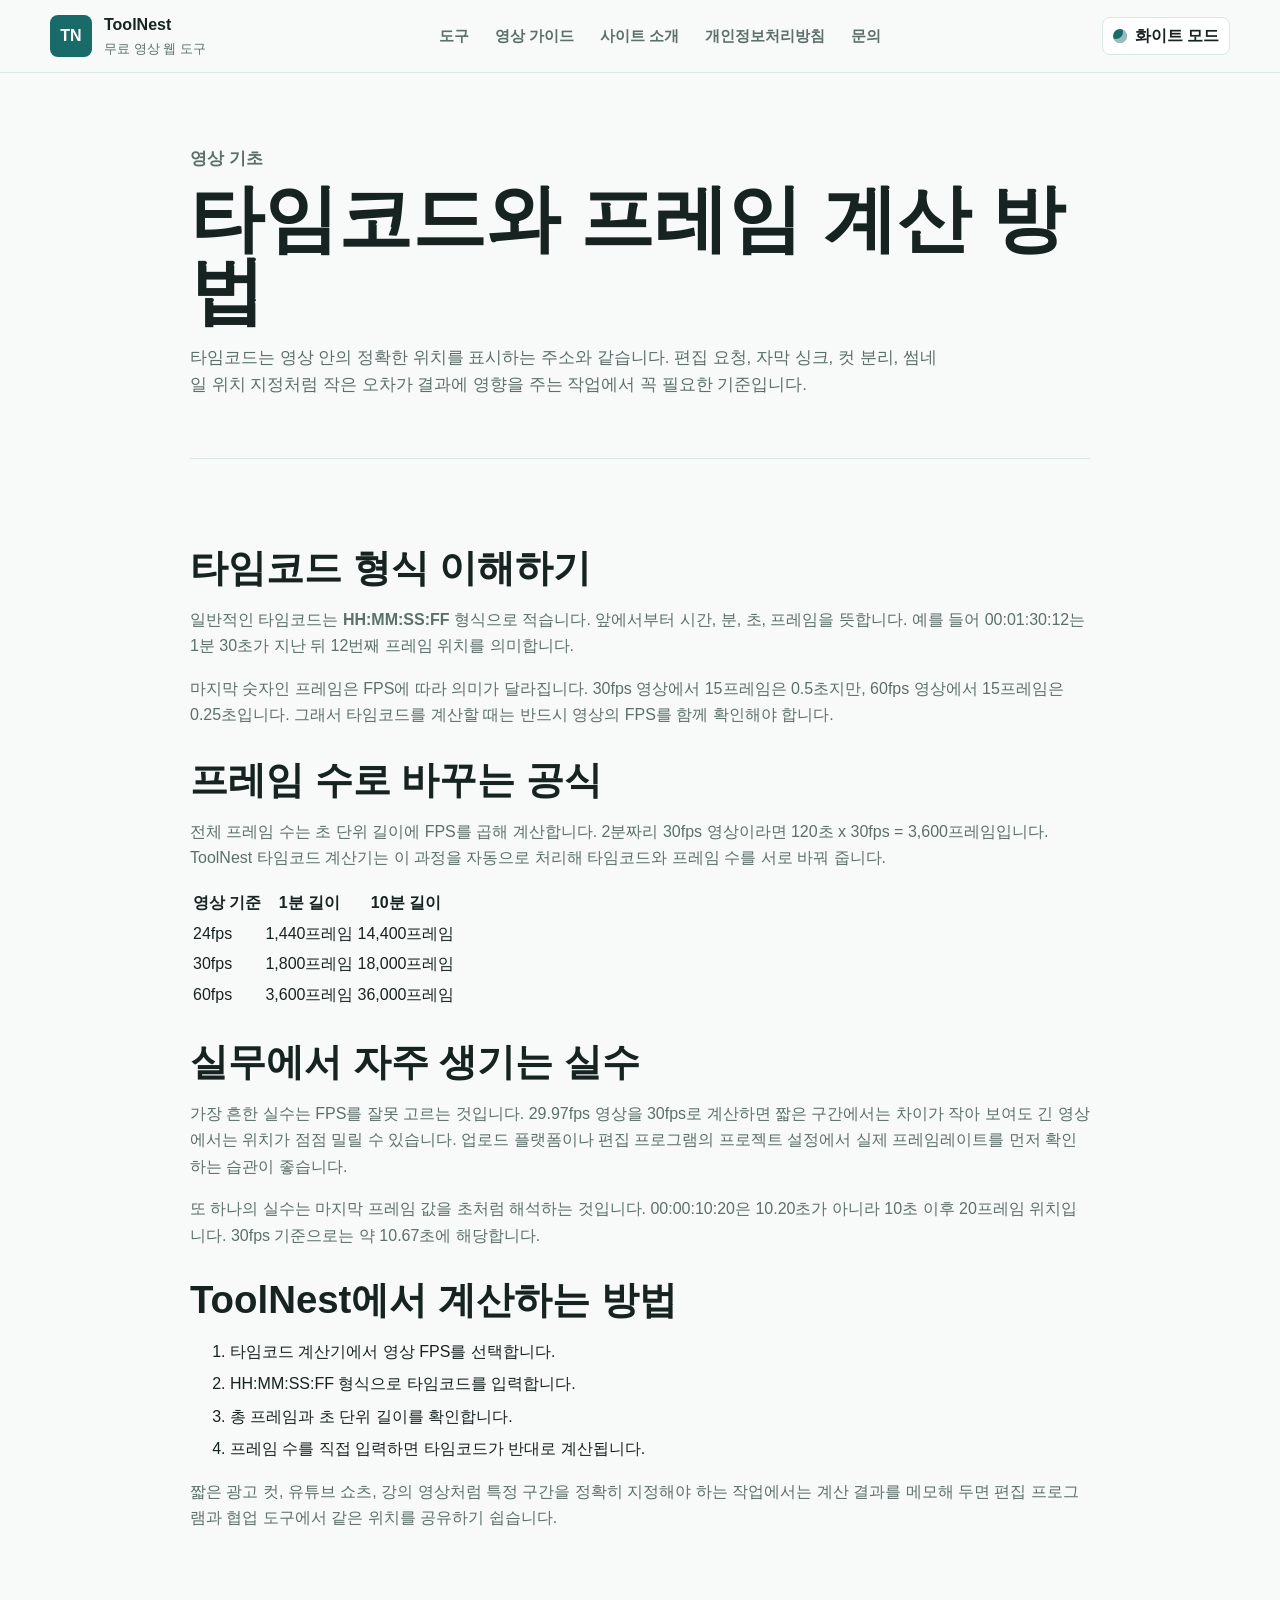
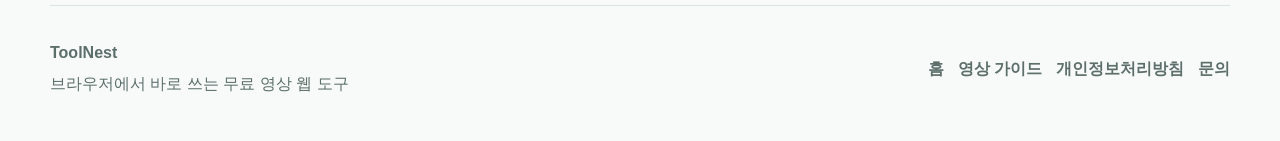
<file: timecode-guide.html>
<!doctype html>
<html lang="ko">
  <head>
    <meta charset="utf-8">
    <meta name="viewport" content="width=device-width, initial-scale=1">
    <title>타임코드와 프레임 계산 방법 - ToolNest</title>
    <meta name="description" content="영상 편집에서 타임코드, FPS, 프레임 수를 계산하는 방법을 예시와 함께 정리했습니다. 24fps, 30fps, 60fps 기준 변환 방법을 확인하세요.">
    <meta name="robots" content="index, follow">
    <meta name="google-adsense-account" content="ca-pub-8649619832836598">
    <meta property="og:type" content="article">
    <meta property="og:site_name" content="ToolNest">
    <meta property="og:title" content="타임코드와 프레임 계산 방법 - ToolNest">
    <meta property="og:description" content="HH:MM:SS:FF 형식의 타임코드를 초와 프레임 수로 바꾸는 기본 원리와 실전 예시를 설명합니다.">
    <meta property="og:url" content="https://product-builder-ify.pages.dev/timecode-guide">
    <meta property="og:image" content="https://product-builder-ify.pages.dev/assets/img/toolnest-og.svg">
    <meta property="og:locale" content="ko_KR">
    <link rel="canonical" href="https://product-builder-ify.pages.dev/timecode-guide">
    <link rel="icon" href="assets/img/favicon.svg" type="image/svg+xml">
    <link rel="manifest" href="site.webmanifest">
    <script src="assets/js/theme-init.js?v=2"></script>
    <script async src="https://pagead2.googlesyndication.com/pagead/js/adsbygoogle.js?client=ca-pub-8649619832836598" crossorigin="anonymous"></script>
    <link rel="stylesheet" href="assets/css/styles.css?v=2">
  </head>
  <body>
    <header class="site-header">
      <nav class="nav" aria-label="주요 메뉴">
        <a class="brand" href="/" aria-label="ToolNest 홈">
          <span class="brand-mark" aria-hidden="true">TN</span>
          <span><strong>ToolNest</strong><small>무료 영상 웹 도구</small></span>
        </a>
        <div class="nav-links">
          <a href="/#tools">도구</a>
          <a href="guides">영상 가이드</a>
          <a href="about">사이트 소개</a>
          <a href="privacy">개인정보처리방침</a>
          <a href="contact">문의</a>
        </div>
        <button class="theme-toggle" type="button" data-theme-toggle aria-label="다크 모드로 전환" aria-pressed="false"><span data-theme-label>라이트 모드</span></button>
      </nav>
    </header>
    <main>
      <section class="page-hero" aria-labelledby="article-title">
        <p class="eyebrow">영상 기초</p>
        <h1 id="article-title">타임코드와 프레임 계산 방법</h1>
        <p>타임코드는 영상 안의 정확한 위치를 표시하는 주소와 같습니다. 편집 요청, 자막 싱크, 컷 분리, 썸네일 위치 지정처럼 작은 오차가 결과에 영향을 주는 작업에서 꼭 필요한 기준입니다.</p>
      </section>
      <section class="section content-page prose">
        <h2>타임코드 형식 이해하기</h2>
        <p>일반적인 타임코드는 <strong>HH:MM:SS:FF</strong> 형식으로 적습니다. 앞에서부터 시간, 분, 초, 프레임을 뜻합니다. 예를 들어 00:01:30:12는 1분 30초가 지난 뒤 12번째 프레임 위치를 의미합니다.</p>
        <p>마지막 숫자인 프레임은 FPS에 따라 의미가 달라집니다. 30fps 영상에서 15프레임은 0.5초지만, 60fps 영상에서 15프레임은 0.25초입니다. 그래서 타임코드를 계산할 때는 반드시 영상의 FPS를 함께 확인해야 합니다.</p>
        <h2>프레임 수로 바꾸는 공식</h2>
        <p>전체 프레임 수는 초 단위 길이에 FPS를 곱해 계산합니다. 2분짜리 30fps 영상이라면 120초 x 30fps = 3,600프레임입니다. ToolNest 타임코드 계산기는 이 과정을 자동으로 처리해 타임코드와 프레임 수를 서로 바꿔 줍니다.</p>
        <table>
          <thead><tr><th>영상 기준</th><th>1분 길이</th><th>10분 길이</th></tr></thead>
          <tbody>
            <tr><td>24fps</td><td>1,440프레임</td><td>14,400프레임</td></tr>
            <tr><td>30fps</td><td>1,800프레임</td><td>18,000프레임</td></tr>
            <tr><td>60fps</td><td>3,600프레임</td><td>36,000프레임</td></tr>
          </tbody>
        </table>
        <h2>실무에서 자주 생기는 실수</h2>
        <p>가장 흔한 실수는 FPS를 잘못 고르는 것입니다. 29.97fps 영상을 30fps로 계산하면 짧은 구간에서는 차이가 작아 보여도 긴 영상에서는 위치가 점점 밀릴 수 있습니다. 업로드 플랫폼이나 편집 프로그램의 프로젝트 설정에서 실제 프레임레이트를 먼저 확인하는 습관이 좋습니다.</p>
        <p>또 하나의 실수는 마지막 프레임 값을 초처럼 해석하는 것입니다. 00:00:10:20은 10.20초가 아니라 10초 이후 20프레임 위치입니다. 30fps 기준으로는 약 10.67초에 해당합니다.</p>
        <h2>ToolNest에서 계산하는 방법</h2>
        <ol>
          <li>타임코드 계산기에서 영상 FPS를 선택합니다.</li>
          <li>HH:MM:SS:FF 형식으로 타임코드를 입력합니다.</li>
          <li>총 프레임과 초 단위 길이를 확인합니다.</li>
          <li>프레임 수를 직접 입력하면 타임코드가 반대로 계산됩니다.</li>
        </ol>
        <p>짧은 광고 컷, 유튜브 쇼츠, 강의 영상처럼 특정 구간을 정확히 지정해야 하는 작업에서는 계산 결과를 메모해 두면 편집 프로그램과 협업 도구에서 같은 위치를 공유하기 쉽습니다.</p>
      </section>
    </main>
    <footer class="site-footer">
      <div><strong>ToolNest</strong><p>브라우저에서 바로 쓰는 무료 영상 웹 도구</p></div>
      <div class="footer-links"><a href="/">홈</a><a href="guides">영상 가이드</a><a href="privacy">개인정보처리방침</a><a href="contact">문의</a></div>
    </footer>
    <script src="assets/js/app.js?v=2"></script>
  </body>
</html>
</file>
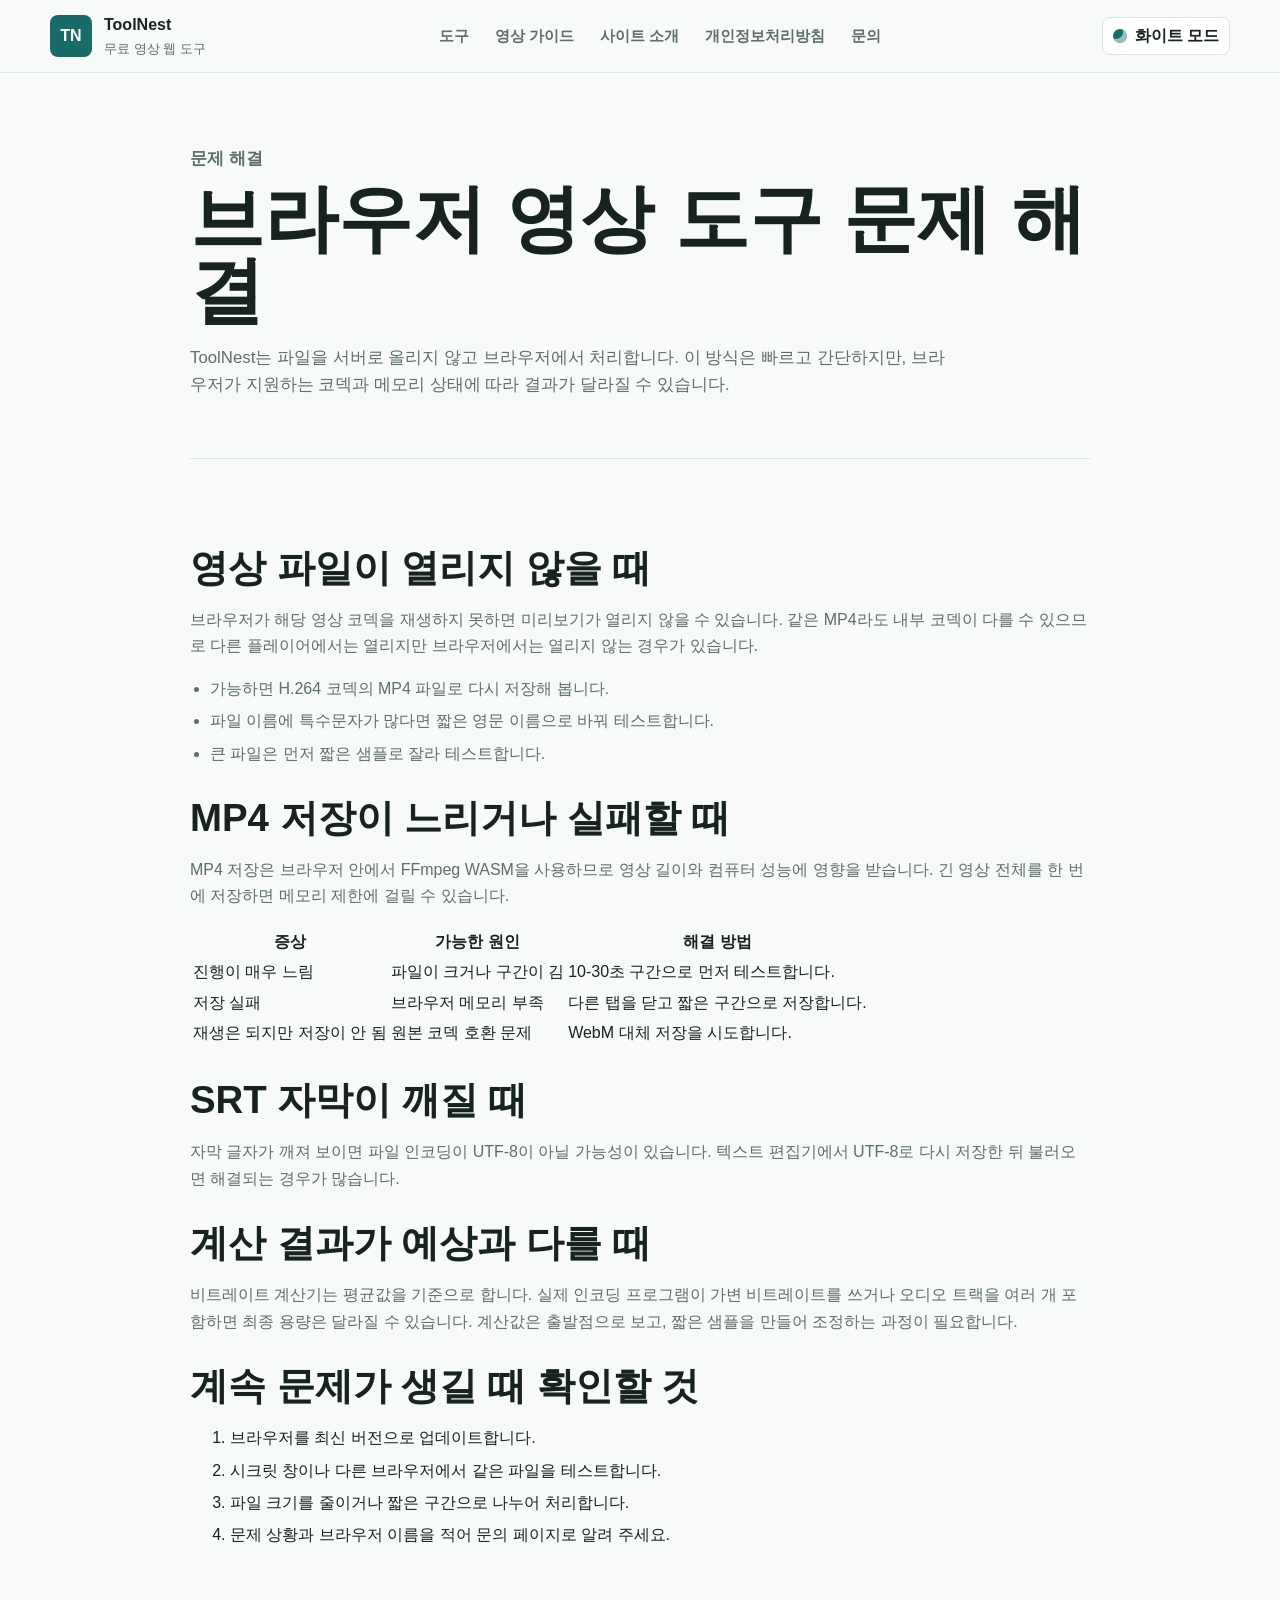
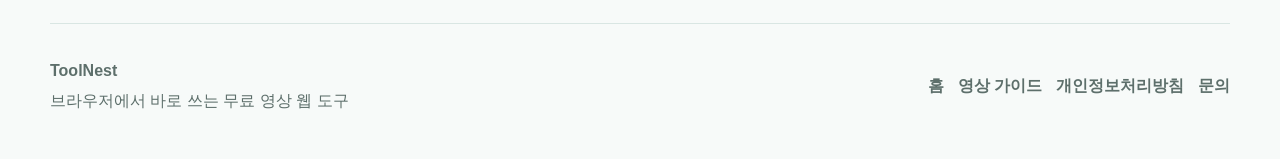
<file: troubleshooting.html>
<!doctype html>
<html lang="ko">
  <head>
    <meta charset="utf-8">
    <meta name="viewport" content="width=device-width, initial-scale=1">
    <title>브라우저 영상 도구 문제 해결 - ToolNest</title>
    <meta name="description" content="브라우저에서 영상 파일이 열리지 않거나 저장이 느리거나 SRT 자막이 깨질 때 확인할 문제 해결 방법을 안내합니다.">
    <meta name="robots" content="index, follow">
    <meta name="google-adsense-account" content="ca-pub-8649619832836598">
    <meta property="og:type" content="article">
    <meta property="og:site_name" content="ToolNest">
    <meta property="og:title" content="브라우저 영상 도구 문제 해결 - ToolNest">
    <meta property="og:description" content="파일 열기, MP4 저장, WebM 저장, 자막 인코딩, 브라우저 메모리 문제를 점검하는 방법입니다.">
    <meta property="og:url" content="https://product-builder-ify.pages.dev/troubleshooting">
    <meta property="og:image" content="https://product-builder-ify.pages.dev/assets/img/toolnest-og.svg">
    <meta property="og:locale" content="ko_KR">
    <link rel="canonical" href="https://product-builder-ify.pages.dev/troubleshooting">
    <link rel="icon" href="assets/img/favicon.svg" type="image/svg+xml">
    <link rel="manifest" href="site.webmanifest">
    <script src="assets/js/theme-init.js?v=2"></script>
    <script async src="https://pagead2.googlesyndication.com/pagead/js/adsbygoogle.js?client=ca-pub-8649619832836598" crossorigin="anonymous"></script>
    <link rel="stylesheet" href="assets/css/styles.css?v=2">
  </head>
  <body>
    <header class="site-header"><nav class="nav" aria-label="주요 메뉴"><a class="brand" href="/" aria-label="ToolNest 홈"><span class="brand-mark" aria-hidden="true">TN</span><span><strong>ToolNest</strong><small>무료 영상 웹 도구</small></span></a><div class="nav-links"><a href="/#tools">도구</a><a href="guides">영상 가이드</a><a href="about">사이트 소개</a><a href="privacy">개인정보처리방침</a><a href="contact">문의</a></div><button class="theme-toggle" type="button" data-theme-toggle aria-label="다크 모드로 전환" aria-pressed="false"><span data-theme-label>화이트 모드</span></button></nav></header>
    <main>
      <section class="page-hero" aria-labelledby="article-title"><p class="eyebrow">문제 해결</p><h1 id="article-title">브라우저 영상 도구 문제 해결</h1><p>ToolNest는 파일을 서버로 올리지 않고 브라우저에서 처리합니다. 이 방식은 빠르고 간단하지만, 브라우저가 지원하는 코덱과 메모리 상태에 따라 결과가 달라질 수 있습니다.</p></section>
      <section class="section content-page prose">
        <h2>영상 파일이 열리지 않을 때</h2>
        <p>브라우저가 해당 영상 코덱을 재생하지 못하면 미리보기가 열리지 않을 수 있습니다. 같은 MP4라도 내부 코덱이 다를 수 있으므로 다른 플레이어에서는 열리지만 브라우저에서는 열리지 않는 경우가 있습니다.</p>
        <ul>
          <li>가능하면 H.264 코덱의 MP4 파일로 다시 저장해 봅니다.</li>
          <li>파일 이름에 특수문자가 많다면 짧은 영문 이름으로 바꿔 테스트합니다.</li>
          <li>큰 파일은 먼저 짧은 샘플로 잘라 테스트합니다.</li>
        </ul>
        <h2>MP4 저장이 느리거나 실패할 때</h2>
        <p>MP4 저장은 브라우저 안에서 FFmpeg WASM을 사용하므로 영상 길이와 컴퓨터 성능에 영향을 받습니다. 긴 영상 전체를 한 번에 저장하면 메모리 제한에 걸릴 수 있습니다.</p>
        <table>
          <thead><tr><th>증상</th><th>가능한 원인</th><th>해결 방법</th></tr></thead>
          <tbody>
            <tr><td>진행이 매우 느림</td><td>파일이 크거나 구간이 김</td><td>10-30초 구간으로 먼저 테스트합니다.</td></tr>
            <tr><td>저장 실패</td><td>브라우저 메모리 부족</td><td>다른 탭을 닫고 짧은 구간으로 저장합니다.</td></tr>
            <tr><td>재생은 되지만 저장이 안 됨</td><td>원본 코덱 호환 문제</td><td>WebM 대체 저장을 시도합니다.</td></tr>
          </tbody>
        </table>
        <h2>SRT 자막이 깨질 때</h2>
        <p>자막 글자가 깨져 보이면 파일 인코딩이 UTF-8이 아닐 가능성이 있습니다. 텍스트 편집기에서 UTF-8로 다시 저장한 뒤 불러오면 해결되는 경우가 많습니다.</p>
        <h2>계산 결과가 예상과 다를 때</h2>
        <p>비트레이트 계산기는 평균값을 기준으로 합니다. 실제 인코딩 프로그램이 가변 비트레이트를 쓰거나 오디오 트랙을 여러 개 포함하면 최종 용량은 달라질 수 있습니다. 계산값은 출발점으로 보고, 짧은 샘플을 만들어 조정하는 과정이 필요합니다.</p>
        <h2>계속 문제가 생길 때 확인할 것</h2>
        <ol>
          <li>브라우저를 최신 버전으로 업데이트합니다.</li>
          <li>시크릿 창이나 다른 브라우저에서 같은 파일을 테스트합니다.</li>
          <li>파일 크기를 줄이거나 짧은 구간으로 나누어 처리합니다.</li>
          <li>문제 상황과 브라우저 이름을 적어 문의 페이지로 알려 주세요.</li>
        </ol>
      </section>
    </main>
    <footer class="site-footer"><div><strong>ToolNest</strong><p>브라우저에서 바로 쓰는 무료 영상 웹 도구</p></div><div class="footer-links"><a href="/">홈</a><a href="guides">영상 가이드</a><a href="privacy">개인정보처리방침</a><a href="contact">문의</a></div></footer>
    <script src="assets/js/app.js?v=2"></script>
  </body>
</html>
</file>
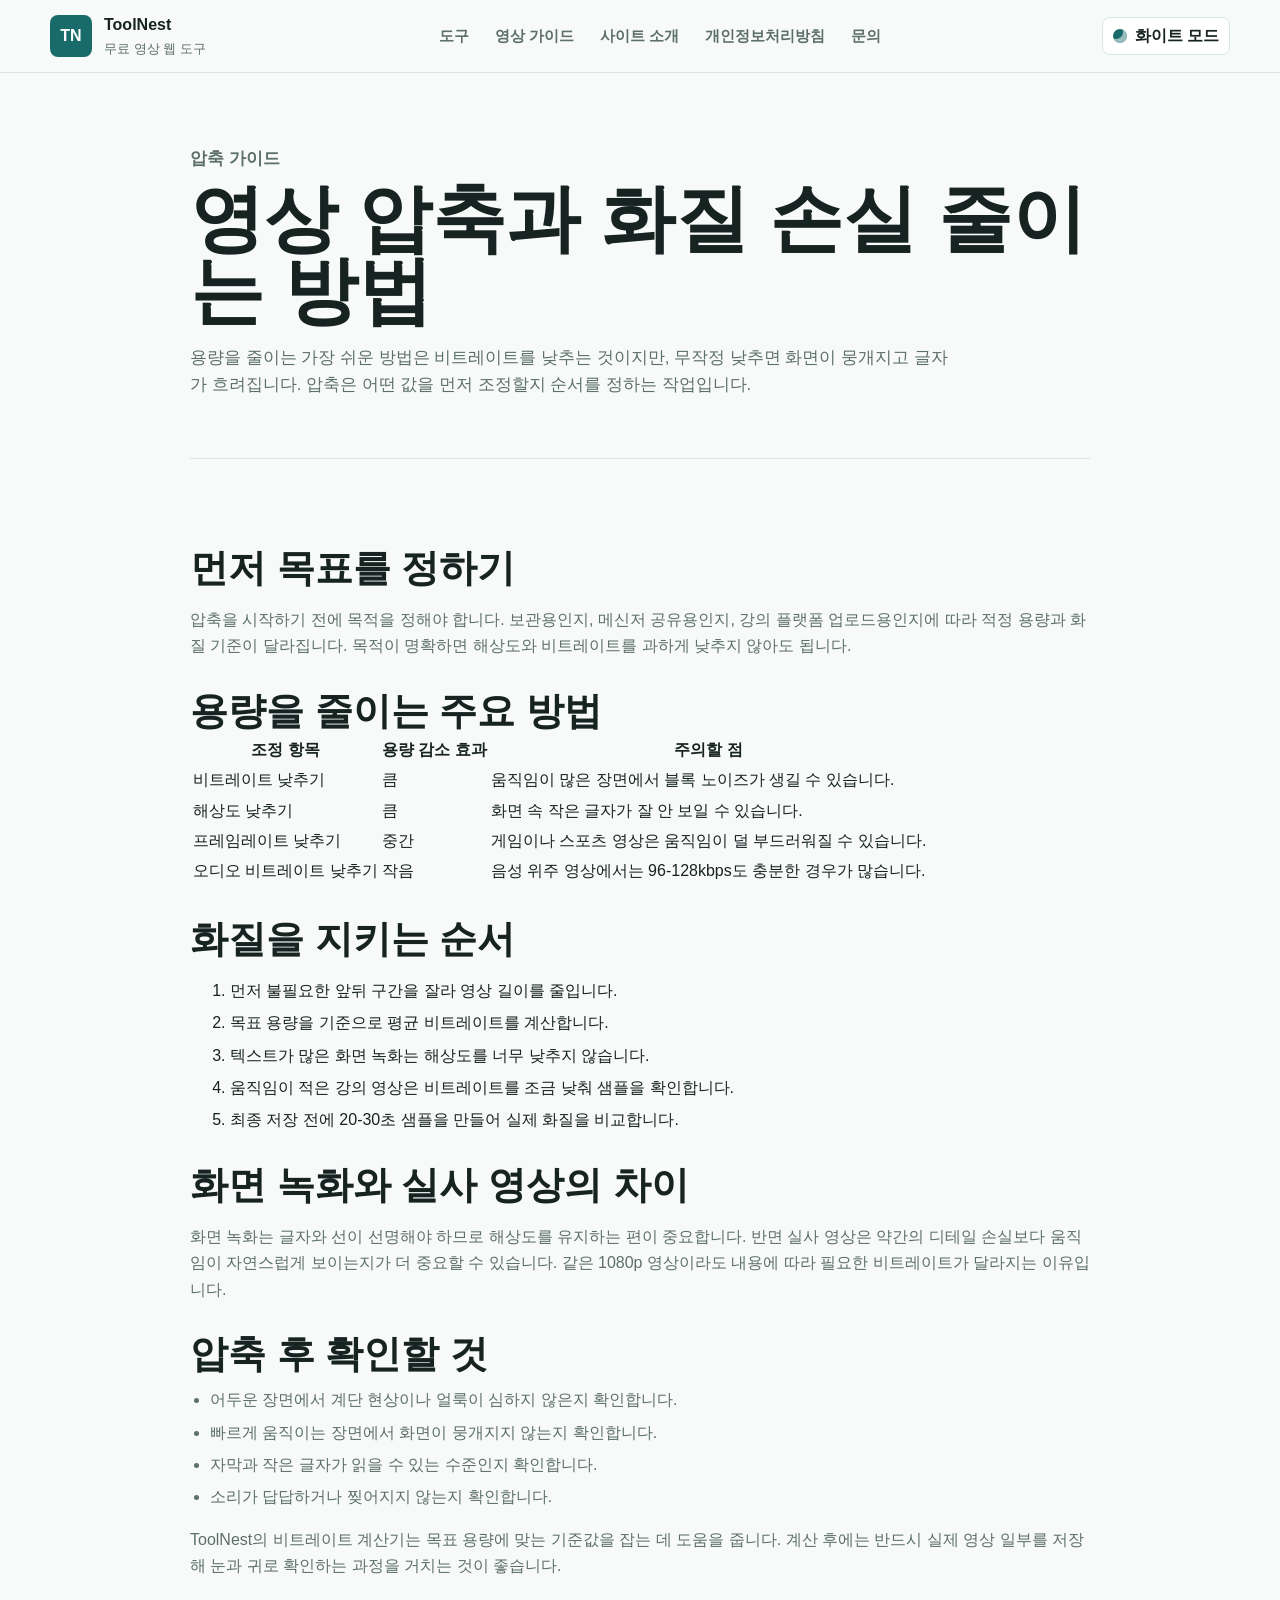
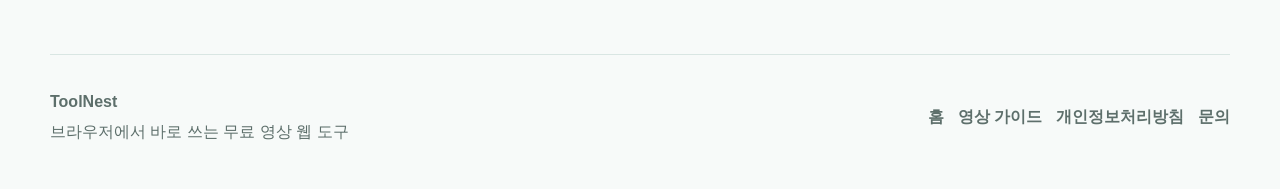
<file: video-compression-guide.html>
<!doctype html>
<html lang="ko">
  <head>
    <meta charset="utf-8">
    <meta name="viewport" content="width=device-width, initial-scale=1">
    <title>영상 압축과 화질 손실 줄이는 방법 - ToolNest</title>
    <meta name="description" content="영상 파일 용량을 줄이면서 화질 손실을 줄이는 해상도, 비트레이트, 코덱, 오디오 설정 기준을 설명합니다.">
    <meta name="robots" content="index, follow">
    <meta name="google-adsense-account" content="ca-pub-8649619832836598">
    <meta property="og:type" content="article">
    <meta property="og:site_name" content="ToolNest">
    <meta property="og:title" content="영상 압축과 화질 손실 줄이는 방법 - ToolNest">
    <meta property="og:description" content="파일 용량을 줄일 때 먼저 조정할 값과 마지막까지 건드리지 않는 편이 좋은 값을 정리했습니다.">
    <meta property="og:url" content="https://product-builder-ify.pages.dev/video-compression-guide">
    <meta property="og:image" content="https://product-builder-ify.pages.dev/assets/img/toolnest-og.svg">
    <meta property="og:locale" content="ko_KR">
    <link rel="canonical" href="https://product-builder-ify.pages.dev/video-compression-guide">
    <link rel="icon" href="assets/img/favicon.svg" type="image/svg+xml">
    <link rel="manifest" href="site.webmanifest">
    <script src="assets/js/theme-init.js?v=2"></script>
    <script async src="https://pagead2.googlesyndication.com/pagead/js/adsbygoogle.js?client=ca-pub-8649619832836598" crossorigin="anonymous"></script>
    <link rel="stylesheet" href="assets/css/styles.css?v=2">
  </head>
  <body>
    <header class="site-header"><nav class="nav" aria-label="주요 메뉴"><a class="brand" href="/" aria-label="ToolNest 홈"><span class="brand-mark" aria-hidden="true">TN</span><span><strong>ToolNest</strong><small>무료 영상 웹 도구</small></span></a><div class="nav-links"><a href="/#tools">도구</a><a href="guides">영상 가이드</a><a href="about">사이트 소개</a><a href="privacy">개인정보처리방침</a><a href="contact">문의</a></div><button class="theme-toggle" type="button" data-theme-toggle aria-label="다크 모드로 전환" aria-pressed="false"><span data-theme-label>화이트 모드</span></button></nav></header>
    <main>
      <section class="page-hero" aria-labelledby="article-title"><p class="eyebrow">압축 가이드</p><h1 id="article-title">영상 압축과 화질 손실 줄이는 방법</h1><p>용량을 줄이는 가장 쉬운 방법은 비트레이트를 낮추는 것이지만, 무작정 낮추면 화면이 뭉개지고 글자가 흐려집니다. 압축은 어떤 값을 먼저 조정할지 순서를 정하는 작업입니다.</p></section>
      <section class="section content-page prose">
        <h2>먼저 목표를 정하기</h2>
        <p>압축을 시작하기 전에 목적을 정해야 합니다. 보관용인지, 메신저 공유용인지, 강의 플랫폼 업로드용인지에 따라 적정 용량과 화질 기준이 달라집니다. 목적이 명확하면 해상도와 비트레이트를 과하게 낮추지 않아도 됩니다.</p>
        <h2>용량을 줄이는 주요 방법</h2>
        <table>
          <thead><tr><th>조정 항목</th><th>용량 감소 효과</th><th>주의할 점</th></tr></thead>
          <tbody>
            <tr><td>비트레이트 낮추기</td><td>큼</td><td>움직임이 많은 장면에서 블록 노이즈가 생길 수 있습니다.</td></tr>
            <tr><td>해상도 낮추기</td><td>큼</td><td>화면 속 작은 글자가 잘 안 보일 수 있습니다.</td></tr>
            <tr><td>프레임레이트 낮추기</td><td>중간</td><td>게임이나 스포츠 영상은 움직임이 덜 부드러워질 수 있습니다.</td></tr>
            <tr><td>오디오 비트레이트 낮추기</td><td>작음</td><td>음성 위주 영상에서는 96-128kbps도 충분한 경우가 많습니다.</td></tr>
          </tbody>
        </table>
        <h2>화질을 지키는 순서</h2>
        <ol>
          <li>먼저 불필요한 앞뒤 구간을 잘라 영상 길이를 줄입니다.</li>
          <li>목표 용량을 기준으로 평균 비트레이트를 계산합니다.</li>
          <li>텍스트가 많은 화면 녹화는 해상도를 너무 낮추지 않습니다.</li>
          <li>움직임이 적은 강의 영상은 비트레이트를 조금 낮춰 샘플을 확인합니다.</li>
          <li>최종 저장 전에 20-30초 샘플을 만들어 실제 화질을 비교합니다.</li>
        </ol>
        <h2>화면 녹화와 실사 영상의 차이</h2>
        <p>화면 녹화는 글자와 선이 선명해야 하므로 해상도를 유지하는 편이 중요합니다. 반면 실사 영상은 약간의 디테일 손실보다 움직임이 자연스럽게 보이는지가 더 중요할 수 있습니다. 같은 1080p 영상이라도 내용에 따라 필요한 비트레이트가 달라지는 이유입니다.</p>
        <h2>압축 후 확인할 것</h2>
        <ul>
          <li>어두운 장면에서 계단 현상이나 얼룩이 심하지 않은지 확인합니다.</li>
          <li>빠르게 움직이는 장면에서 화면이 뭉개지지 않는지 확인합니다.</li>
          <li>자막과 작은 글자가 읽을 수 있는 수준인지 확인합니다.</li>
          <li>소리가 답답하거나 찢어지지 않는지 확인합니다.</li>
        </ul>
        <p>ToolNest의 비트레이트 계산기는 목표 용량에 맞는 기준값을 잡는 데 도움을 줍니다. 계산 후에는 반드시 실제 영상 일부를 저장해 눈과 귀로 확인하는 과정을 거치는 것이 좋습니다.</p>
      </section>
    </main>
    <footer class="site-footer"><div><strong>ToolNest</strong><p>브라우저에서 바로 쓰는 무료 영상 웹 도구</p></div><div class="footer-links"><a href="/">홈</a><a href="guides">영상 가이드</a><a href="privacy">개인정보처리방침</a><a href="contact">문의</a></div></footer>
    <script src="assets/js/app.js?v=2"></script>
  </body>
</html>
</file>
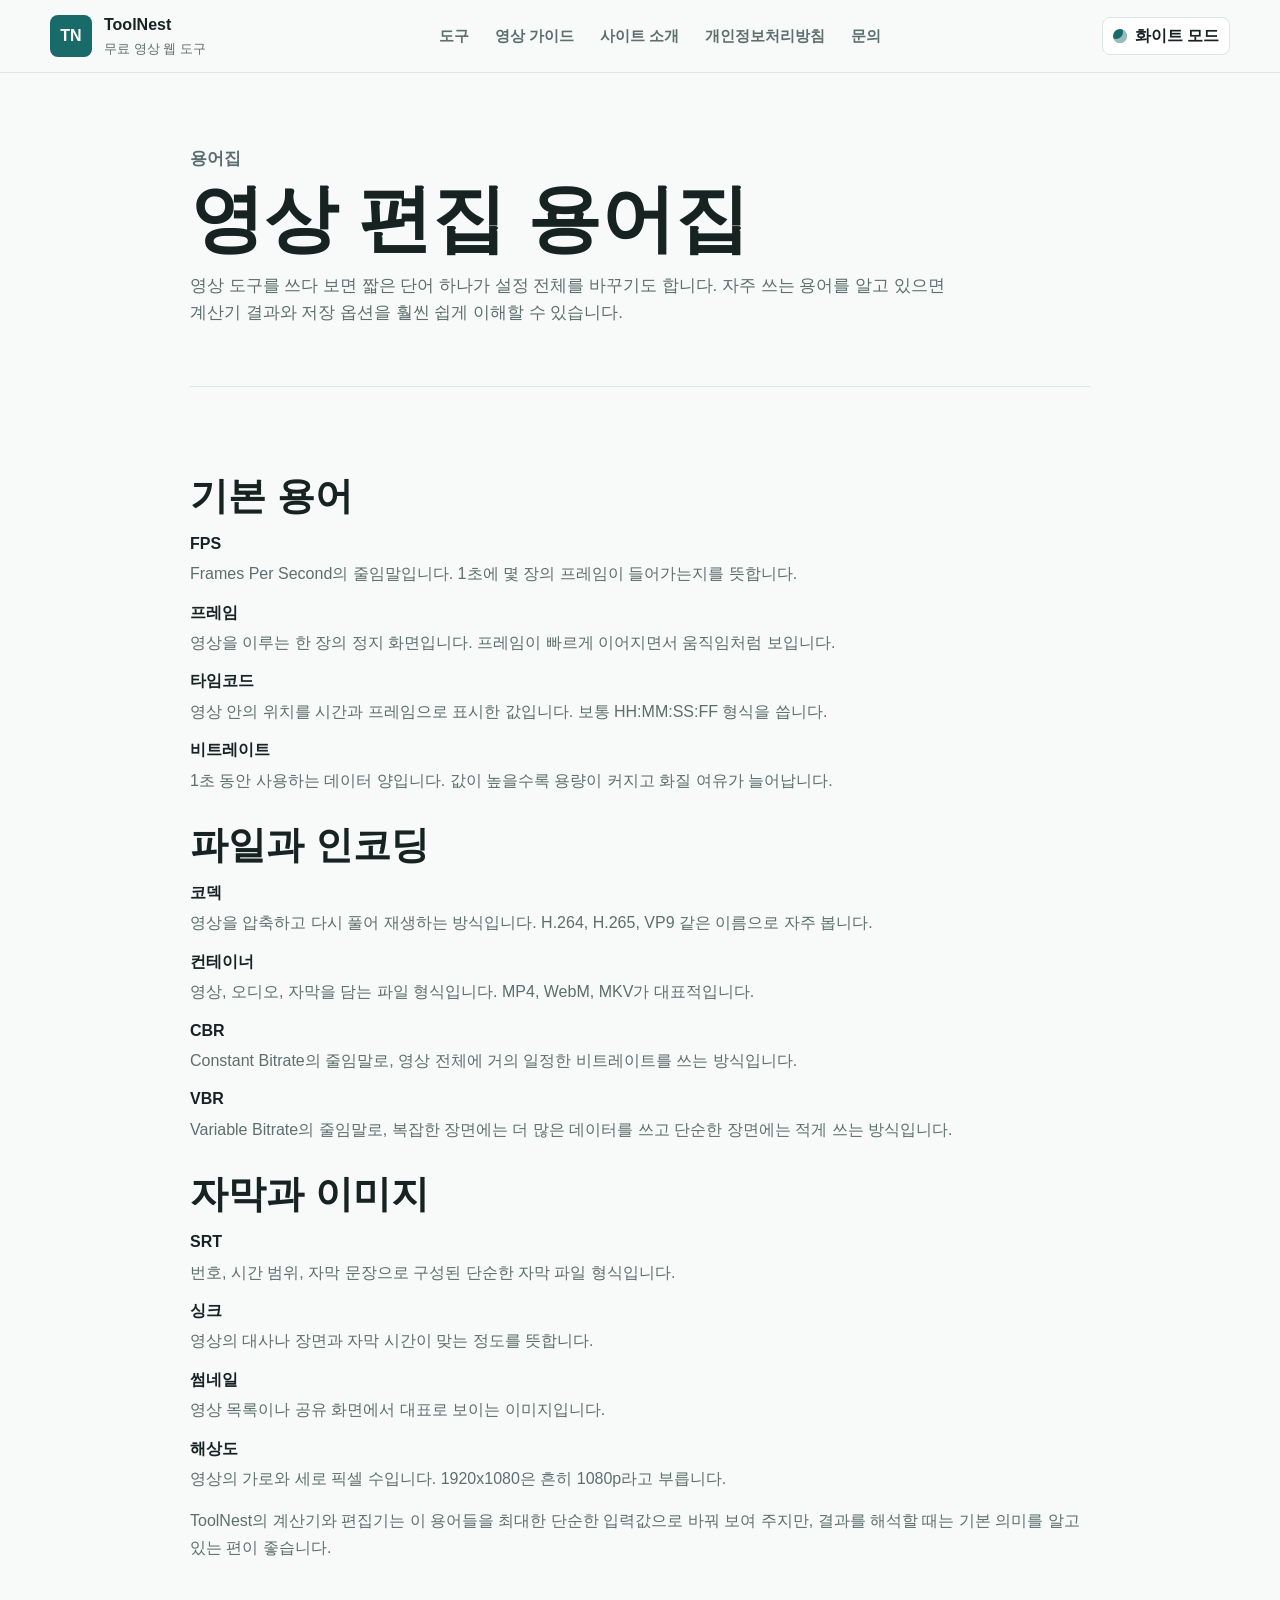
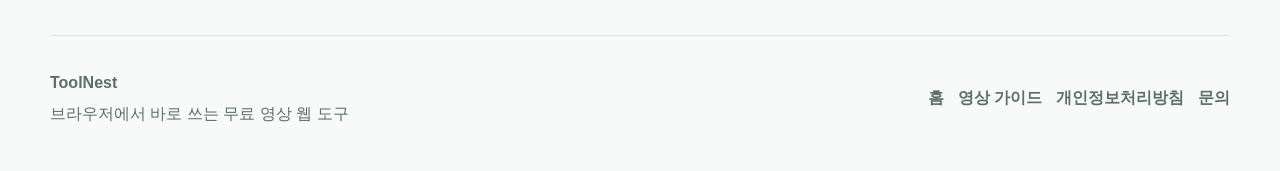
<file: video-glossary.html>
<!doctype html>
<html lang="ko">
  <head>
    <meta charset="utf-8">
    <meta name="viewport" content="width=device-width, initial-scale=1">
    <title>영상 편집 용어집 - ToolNest</title>
    <meta name="description" content="FPS, 타임코드, 비트레이트, 코덱, 컨테이너, SRT, CBR, VBR 등 영상 작업에서 자주 쓰는 용어를 쉽게 설명합니다.">
    <meta name="robots" content="index, follow">
    <meta name="google-adsense-account" content="ca-pub-8649619832836598">
    <meta property="og:type" content="article">
    <meta property="og:site_name" content="ToolNest">
    <meta property="og:title" content="영상 편집 용어집 - ToolNest">
    <meta property="og:description" content="영상 도구를 사용할 때 자주 만나는 기본 용어를 짧고 쉽게 정리했습니다.">
    <meta property="og:url" content="https://product-builder-ify.pages.dev/video-glossary">
    <meta property="og:image" content="https://product-builder-ify.pages.dev/assets/img/toolnest-og.svg">
    <meta property="og:locale" content="ko_KR">
    <link rel="canonical" href="https://product-builder-ify.pages.dev/video-glossary">
    <link rel="icon" href="assets/img/favicon.svg" type="image/svg+xml">
    <link rel="manifest" href="site.webmanifest">
    <script src="assets/js/theme-init.js?v=2"></script>
    <script async src="https://pagead2.googlesyndication.com/pagead/js/adsbygoogle.js?client=ca-pub-8649619832836598" crossorigin="anonymous"></script>
    <link rel="stylesheet" href="assets/css/styles.css?v=2">
  </head>
  <body>
    <header class="site-header"><nav class="nav" aria-label="주요 메뉴"><a class="brand" href="/" aria-label="ToolNest 홈"><span class="brand-mark" aria-hidden="true">TN</span><span><strong>ToolNest</strong><small>무료 영상 웹 도구</small></span></a><div class="nav-links"><a href="/#tools">도구</a><a href="guides">영상 가이드</a><a href="about">사이트 소개</a><a href="privacy">개인정보처리방침</a><a href="contact">문의</a></div><button class="theme-toggle" type="button" data-theme-toggle aria-label="다크 모드로 전환" aria-pressed="false"><span data-theme-label>화이트 모드</span></button></nav></header>
    <main>
      <section class="page-hero" aria-labelledby="article-title"><p class="eyebrow">용어집</p><h1 id="article-title">영상 편집 용어집</h1><p>영상 도구를 쓰다 보면 짧은 단어 하나가 설정 전체를 바꾸기도 합니다. 자주 쓰는 용어를 알고 있으면 계산기 결과와 저장 옵션을 훨씬 쉽게 이해할 수 있습니다.</p></section>
      <section class="section content-page prose glossary-list">
        <h2>기본 용어</h2>
        <dl>
          <dt>FPS</dt><dd>Frames Per Second의 줄임말입니다. 1초에 몇 장의 프레임이 들어가는지를 뜻합니다.</dd>
          <dt>프레임</dt><dd>영상을 이루는 한 장의 정지 화면입니다. 프레임이 빠르게 이어지면서 움직임처럼 보입니다.</dd>
          <dt>타임코드</dt><dd>영상 안의 위치를 시간과 프레임으로 표시한 값입니다. 보통 HH:MM:SS:FF 형식을 씁니다.</dd>
          <dt>비트레이트</dt><dd>1초 동안 사용하는 데이터 양입니다. 값이 높을수록 용량이 커지고 화질 여유가 늘어납니다.</dd>
        </dl>
        <h2>파일과 인코딩</h2>
        <dl>
          <dt>코덱</dt><dd>영상을 압축하고 다시 풀어 재생하는 방식입니다. H.264, H.265, VP9 같은 이름으로 자주 봅니다.</dd>
          <dt>컨테이너</dt><dd>영상, 오디오, 자막을 담는 파일 형식입니다. MP4, WebM, MKV가 대표적입니다.</dd>
          <dt>CBR</dt><dd>Constant Bitrate의 줄임말로, 영상 전체에 거의 일정한 비트레이트를 쓰는 방식입니다.</dd>
          <dt>VBR</dt><dd>Variable Bitrate의 줄임말로, 복잡한 장면에는 더 많은 데이터를 쓰고 단순한 장면에는 적게 쓰는 방식입니다.</dd>
        </dl>
        <h2>자막과 이미지</h2>
        <dl>
          <dt>SRT</dt><dd>번호, 시간 범위, 자막 문장으로 구성된 단순한 자막 파일 형식입니다.</dd>
          <dt>싱크</dt><dd>영상의 대사나 장면과 자막 시간이 맞는 정도를 뜻합니다.</dd>
          <dt>썸네일</dt><dd>영상 목록이나 공유 화면에서 대표로 보이는 이미지입니다.</dd>
          <dt>해상도</dt><dd>영상의 가로와 세로 픽셀 수입니다. 1920x1080은 흔히 1080p라고 부릅니다.</dd>
        </dl>
        <p>ToolNest의 계산기와 편집기는 이 용어들을 최대한 단순한 입력값으로 바꿔 보여 주지만, 결과를 해석할 때는 기본 의미를 알고 있는 편이 좋습니다.</p>
      </section>
    </main>
    <footer class="site-footer"><div><strong>ToolNest</strong><p>브라우저에서 바로 쓰는 무료 영상 웹 도구</p></div><div class="footer-links"><a href="/">홈</a><a href="guides">영상 가이드</a><a href="privacy">개인정보처리방침</a><a href="contact">문의</a></div></footer>
    <script src="assets/js/app.js?v=2"></script>
  </body>
</html>
</file>
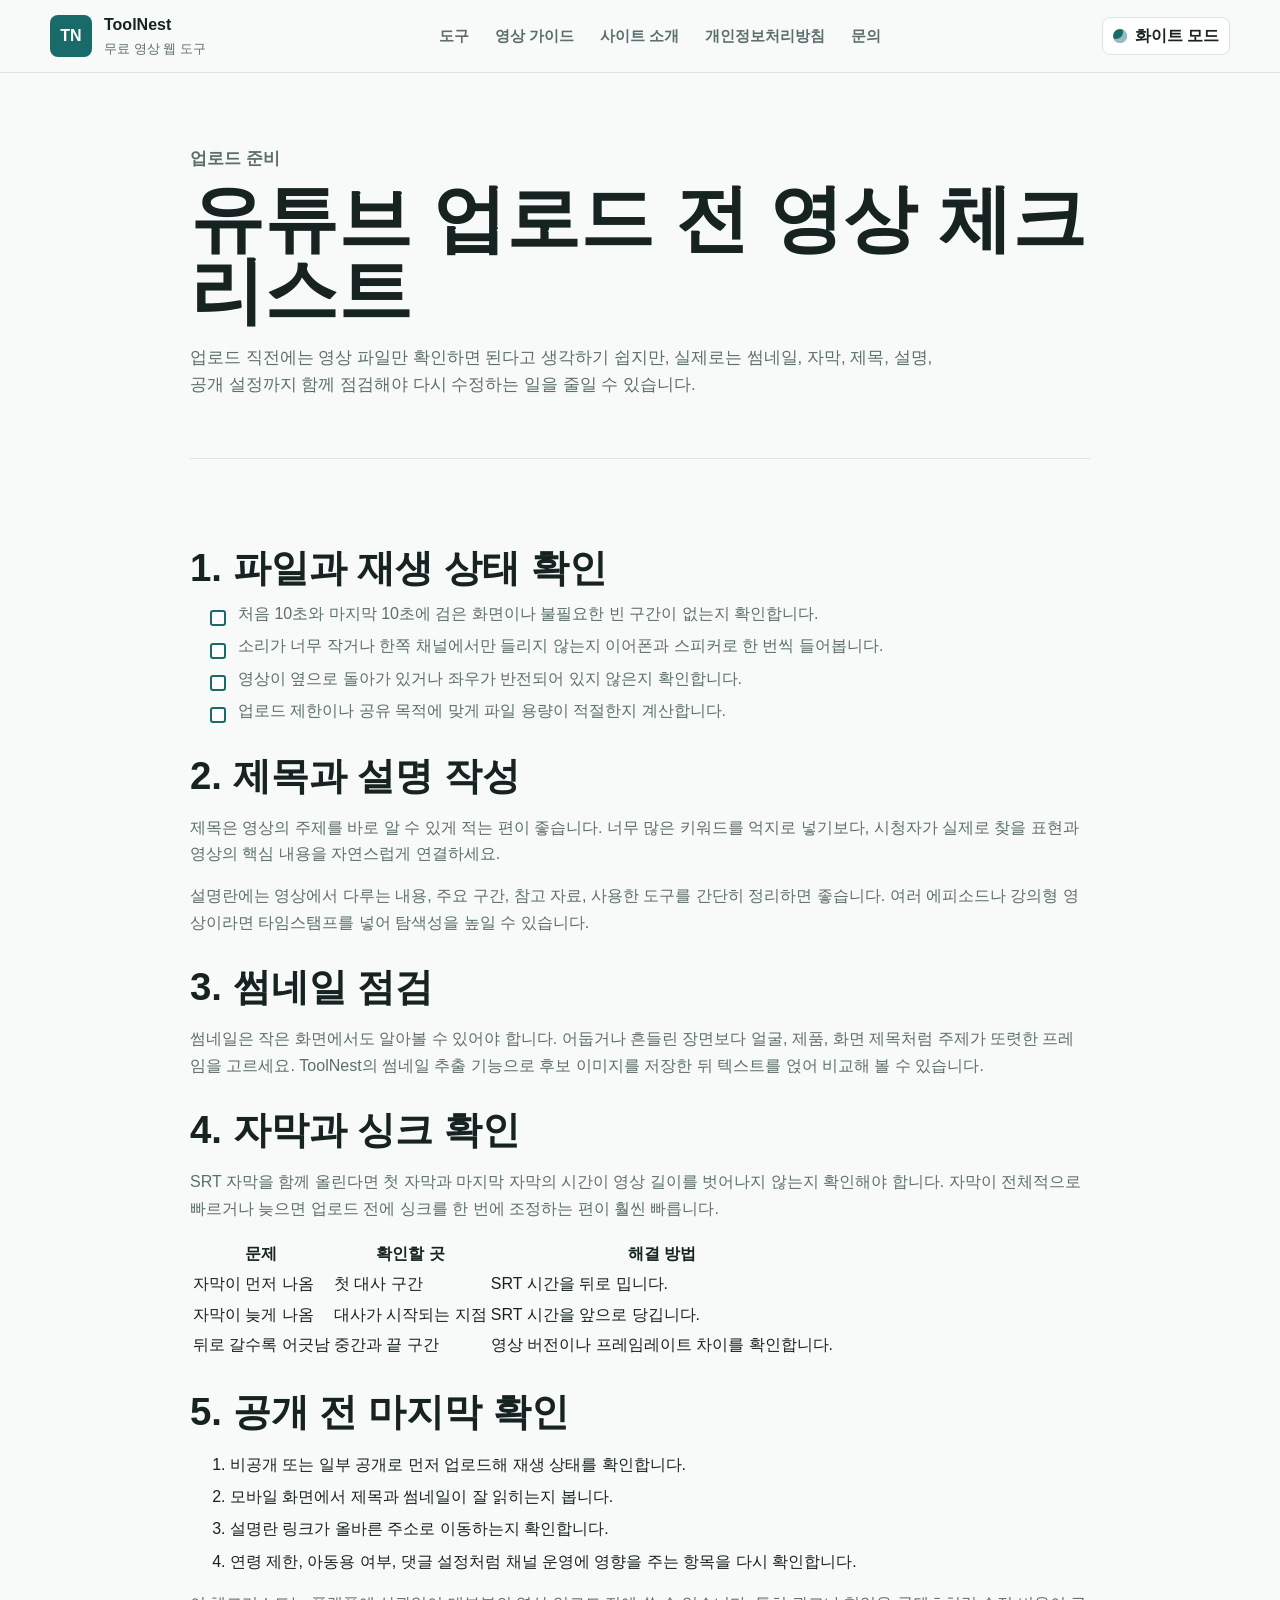
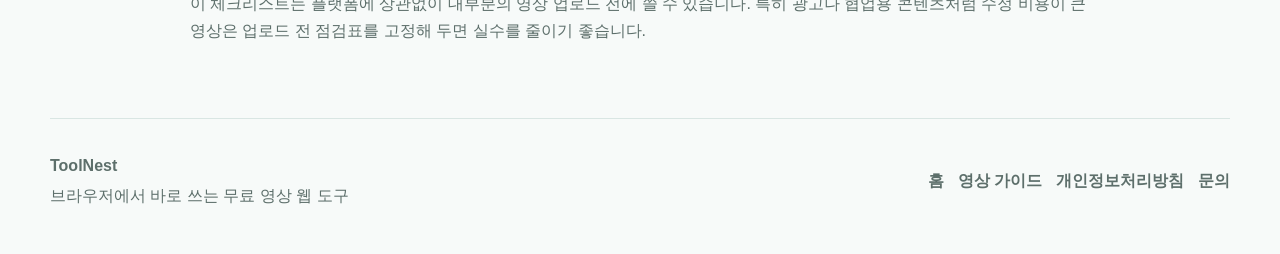
<file: youtube-upload-checklist.html>
<!doctype html>
<html lang="ko">
  <head>
    <meta charset="utf-8">
    <meta name="viewport" content="width=device-width, initial-scale=1">
    <title>유튜브 업로드 전 영상 체크리스트 - ToolNest</title>
    <meta name="description" content="유튜브 업로드 전에 확인할 영상 길이, 파일 용량, 썸네일, 자막, 제목, 공개 설정 체크리스트를 정리했습니다.">
    <meta name="robots" content="index, follow">
    <meta name="google-adsense-account" content="ca-pub-8649619832836598">
    <meta property="og:type" content="article">
    <meta property="og:site_name" content="ToolNest">
    <meta property="og:title" content="유튜브 업로드 전 영상 체크리스트 - ToolNest">
    <meta property="og:description" content="영상을 올리기 전에 파일, 썸네일, 자막, 설명, 공개 설정을 빠짐없이 확인하는 실전 체크리스트입니다.">
    <meta property="og:url" content="https://product-builder-ify.pages.dev/youtube-upload-checklist">
    <meta property="og:image" content="https://product-builder-ify.pages.dev/assets/img/toolnest-og.svg">
    <meta property="og:locale" content="ko_KR">
    <link rel="canonical" href="https://product-builder-ify.pages.dev/youtube-upload-checklist">
    <link rel="icon" href="assets/img/favicon.svg" type="image/svg+xml">
    <link rel="manifest" href="site.webmanifest">
    <script src="assets/js/theme-init.js?v=2"></script>
    <script async src="https://pagead2.googlesyndication.com/pagead/js/adsbygoogle.js?client=ca-pub-8649619832836598" crossorigin="anonymous"></script>
    <link rel="stylesheet" href="assets/css/styles.css?v=2">
  </head>
  <body>
    <header class="site-header">
      <nav class="nav" aria-label="주요 메뉴">
        <a class="brand" href="/" aria-label="ToolNest 홈">
          <span class="brand-mark" aria-hidden="true">TN</span>
          <span><strong>ToolNest</strong><small>무료 영상 웹 도구</small></span>
        </a>
        <div class="nav-links">
          <a href="/#tools">도구</a>
          <a href="guides">영상 가이드</a>
          <a href="about">사이트 소개</a>
          <a href="privacy">개인정보처리방침</a>
          <a href="contact">문의</a>
        </div>
        <button class="theme-toggle" type="button" data-theme-toggle aria-label="다크 모드로 전환" aria-pressed="false"><span data-theme-label>화이트 모드</span></button>
      </nav>
    </header>
    <main>
      <section class="page-hero" aria-labelledby="article-title">
        <p class="eyebrow">업로드 준비</p>
        <h1 id="article-title">유튜브 업로드 전 영상 체크리스트</h1>
        <p>업로드 직전에는 영상 파일만 확인하면 된다고 생각하기 쉽지만, 실제로는 썸네일, 자막, 제목, 설명, 공개 설정까지 함께 점검해야 다시 수정하는 일을 줄일 수 있습니다.</p>
      </section>
      <section class="section content-page prose">
        <h2>1. 파일과 재생 상태 확인</h2>
        <ul class="check-list">
          <li>처음 10초와 마지막 10초에 검은 화면이나 불필요한 빈 구간이 없는지 확인합니다.</li>
          <li>소리가 너무 작거나 한쪽 채널에서만 들리지 않는지 이어폰과 스피커로 한 번씩 들어봅니다.</li>
          <li>영상이 옆으로 돌아가 있거나 좌우가 반전되어 있지 않은지 확인합니다.</li>
          <li>업로드 제한이나 공유 목적에 맞게 파일 용량이 적절한지 계산합니다.</li>
        </ul>
        <h2>2. 제목과 설명 작성</h2>
        <p>제목은 영상의 주제를 바로 알 수 있게 적는 편이 좋습니다. 너무 많은 키워드를 억지로 넣기보다, 시청자가 실제로 찾을 표현과 영상의 핵심 내용을 자연스럽게 연결하세요.</p>
        <p>설명란에는 영상에서 다루는 내용, 주요 구간, 참고 자료, 사용한 도구를 간단히 정리하면 좋습니다. 여러 에피소드나 강의형 영상이라면 타임스탬프를 넣어 탐색성을 높일 수 있습니다.</p>
        <h2>3. 썸네일 점검</h2>
        <p>썸네일은 작은 화면에서도 알아볼 수 있어야 합니다. 어둡거나 흔들린 장면보다 얼굴, 제품, 화면 제목처럼 주제가 또렷한 프레임을 고르세요. ToolNest의 썸네일 추출 기능으로 후보 이미지를 저장한 뒤 텍스트를 얹어 비교해 볼 수 있습니다.</p>
        <h2>4. 자막과 싱크 확인</h2>
        <p>SRT 자막을 함께 올린다면 첫 자막과 마지막 자막의 시간이 영상 길이를 벗어나지 않는지 확인해야 합니다. 자막이 전체적으로 빠르거나 늦으면 업로드 전에 싱크를 한 번에 조정하는 편이 훨씬 빠릅니다.</p>
        <table>
          <thead><tr><th>문제</th><th>확인할 곳</th><th>해결 방법</th></tr></thead>
          <tbody>
            <tr><td>자막이 먼저 나옴</td><td>첫 대사 구간</td><td>SRT 시간을 뒤로 밉니다.</td></tr>
            <tr><td>자막이 늦게 나옴</td><td>대사가 시작되는 지점</td><td>SRT 시간을 앞으로 당깁니다.</td></tr>
            <tr><td>뒤로 갈수록 어긋남</td><td>중간과 끝 구간</td><td>영상 버전이나 프레임레이트 차이를 확인합니다.</td></tr>
          </tbody>
        </table>
        <h2>5. 공개 전 마지막 확인</h2>
        <ol>
          <li>비공개 또는 일부 공개로 먼저 업로드해 재생 상태를 확인합니다.</li>
          <li>모바일 화면에서 제목과 썸네일이 잘 읽히는지 봅니다.</li>
          <li>설명란 링크가 올바른 주소로 이동하는지 확인합니다.</li>
          <li>연령 제한, 아동용 여부, 댓글 설정처럼 채널 운영에 영향을 주는 항목을 다시 확인합니다.</li>
        </ol>
        <p>이 체크리스트는 플랫폼에 상관없이 대부분의 영상 업로드 전에 쓸 수 있습니다. 특히 광고나 협업용 콘텐츠처럼 수정 비용이 큰 영상은 업로드 전 점검표를 고정해 두면 실수를 줄이기 좋습니다.</p>
      </section>
    </main>
    <footer class="site-footer"><div><strong>ToolNest</strong><p>브라우저에서 바로 쓰는 무료 영상 웹 도구</p></div><div class="footer-links"><a href="/">홈</a><a href="guides">영상 가이드</a><a href="privacy">개인정보처리방침</a><a href="contact">문의</a></div></footer>
    <script src="assets/js/app.js?v=2"></script>
  </body>
</html>
</file>
<file: assets/css/styles.css>
:root {
  color-scheme: light;
  --bg: #f7faf9;
  --surface: #ffffff;
  --surface-strong: #eef6f5;
  --text: #172321;
  --muted: #5d6f6b;
  --line: #d9e6e3;
  --primary: #196b69;
  --primary-dark: #0f4f4e;
  --accent: #c95f3f;
  --gold: #b8860b;
  --green: #2f7d4f;
  --shadow: 0 16px 44px rgba(21, 47, 43, 0.12);
  --radius: 8px;
}

:root[data-theme="dark"] {
  color-scheme: dark;
  --bg: #111917;
  --surface: #182522;
  --surface-strong: #20332f;
  --text: #edf5f2;
  --muted: #b7c8c4;
  --line: #314842;
  --primary: #7fc9c3;
  --primary-dark: #b6ebe6;
  --accent: #f0a17f;
  --gold: #e4c66b;
  --green: #95d8ac;
  --shadow: 0 16px 44px rgba(0, 0, 0, 0.34);
}

* {
  box-sizing: border-box;
}

html {
  scroll-behavior: smooth;
}

body {
  margin: 0;
  background: var(--bg);
  color: var(--text);
  font-family: Arial, "Noto Sans KR", "Malgun Gothic", sans-serif;
  line-height: 1.65;
}

a {
  color: inherit;
  text-decoration: none;
}

button,
input,
select {
  font: inherit;
}

.site-header {
  position: sticky;
  top: 0;
  z-index: 20;
  background: rgba(247, 250, 249, 0.94);
  border-bottom: 1px solid var(--line);
  backdrop-filter: blur(12px);
}

:root[data-theme="dark"] .site-header {
  background: rgba(17, 25, 23, 0.94);
}

.nav {
  width: min(1180px, calc(100% - 32px));
  min-height: 72px;
  margin: 0 auto;
  display: flex;
  align-items: center;
  justify-content: space-between;
  gap: 24px;
}

.brand {
  display: inline-flex;
  align-items: center;
  gap: 12px;
  min-width: 168px;
}

.brand-mark {
  width: 42px;
  height: 42px;
  display: grid;
  place-items: center;
  border-radius: var(--radius);
  background: var(--primary);
  color: #fff;
  font-weight: 800;
}

.brand strong,
.brand small {
  display: block;
}

.brand small {
  color: var(--muted);
  font-size: 0.82rem;
}

.nav-links {
  display: flex;
  align-items: center;
  justify-content: flex-end;
  gap: 6px;
  flex-wrap: wrap;
}

.nav-links a {
  padding: 8px 10px;
  border-radius: var(--radius);
  color: var(--muted);
  font-weight: 700;
  font-size: 0.94rem;
}

.nav-links a:hover {
  background: var(--surface-strong);
  color: var(--primary-dark);
}

.nav-links a[aria-current="page"] {
  background: var(--surface-strong);
  color: var(--primary-dark);
}

.theme-toggle {
  min-height: 38px;
  display: inline-flex;
  align-items: center;
  gap: 8px;
  border: 1px solid var(--line);
  border-radius: var(--radius);
  background: var(--surface);
  color: var(--text);
  padding: 0 10px;
  cursor: pointer;
  font-weight: 800;
  white-space: nowrap;
}

.theme-toggle::before {
  content: "";
  width: 14px;
  height: 14px;
  border-radius: 50%;
  background: var(--primary);
  box-shadow: inset -4px -4px 0 rgba(255, 255, 255, 0.55);
}

:root[data-theme="dark"] .theme-toggle::before {
  box-shadow: inset 4px -4px 0 rgba(17, 25, 23, 0.95);
}

.theme-toggle:hover {
  background: var(--surface-strong);
  color: var(--primary-dark);
}

.hero,
.section,
.site-footer {
  width: min(1180px, calc(100% - 32px));
  margin: 0 auto;
}

.hero {
  min-height: 520px;
  display: grid;
  grid-template-columns: minmax(0, 1.15fr) minmax(320px, 0.85fr);
  align-items: center;
  gap: 42px;
  padding: 54px 0 36px;
}

.page-hero {
  width: min(900px, calc(100% - 32px));
  margin: 0 auto;
  padding: 72px 0 42px;
}

.page-hero h1 {
  font-size: clamp(2.4rem, 6vw, 4.6rem);
}

.page-hero p {
  max-width: 760px;
  color: var(--muted);
  font-size: 1.05rem;
}

.eyebrow {
  margin: 0 0 10px;
  color: var(--primary);
  font-weight: 800;
  font-size: 0.9rem;
}

h1,
h2,
h3,
p {
  overflow-wrap: anywhere;
}

h1 {
  margin: 0;
  font-size: clamp(3rem, 8vw, 6.8rem);
  line-height: 0.98;
}

h2 {
  margin: 0;
  font-size: clamp(1.6rem, 3vw, 2.5rem);
  line-height: 1.2;
}

h3 {
  margin: 0 0 4px;
  font-size: 1.25rem;
  line-height: 1.3;
}

h4 {
  margin: 0;
  font-size: 0.98rem;
  line-height: 1.3;
}

.hero-text,
.section-head p,
.prose p {
  color: var(--muted);
}

.hero-text {
  max-width: 720px;
  font-size: 1.08rem;
}

.hero-panel {
  display: grid;
  gap: 12px;
}

.metric {
  display: grid;
  grid-template-columns: 58px 1fr;
  gap: 2px 14px;
  align-items: center;
  padding: 18px;
  background: var(--surface);
  border: 1px solid var(--line);
  border-radius: var(--radius);
  box-shadow: var(--shadow);
}

.metric span {
  grid-row: span 2;
  width: 48px;
  height: 48px;
  display: grid;
  place-items: center;
  border-radius: var(--radius);
  background: var(--surface-strong);
  color: var(--primary-dark);
  font-weight: 800;
}

.metric small {
  color: var(--muted);
}

.section {
  padding: 58px 0;
  border-top: 1px solid var(--line);
}

.section-head {
  max-width: 790px;
  margin-bottom: 24px;
}

.tool-shell {
  background: var(--surface);
  border: 1px solid var(--line);
  border-radius: var(--radius);
  box-shadow: var(--shadow);
  overflow: hidden;
}

.tool-tabs {
  display: flex;
  gap: 1px;
  background: var(--line);
  overflow-x: auto;
}

.tool-tab {
  min-height: 52px;
  padding: 0 18px;
  border: 0;
  background: var(--surface-strong);
  color: var(--muted);
  cursor: pointer;
  font-weight: 800;
  white-space: nowrap;
}

.tool-tab.is-active {
  background: var(--surface);
  color: var(--primary-dark);
}

.tool-panel {
  padding: 24px;
}

.tool-header {
  display: flex;
  justify-content: space-between;
  gap: 16px;
  margin-bottom: 20px;
}

.tool-header p {
  margin: 0;
  color: var(--muted);
}

.tool-badge {
  align-self: start;
  padding: 5px 9px;
  border-radius: var(--radius);
  background: #fff3eb;
  color: var(--accent);
  font-size: 0.82rem;
  font-weight: 800;
}

:root[data-theme="dark"] .tool-badge {
  background: #3d2d26;
}

.form-grid {
  display: grid;
  grid-template-columns: repeat(4, minmax(0, 1fr));
  gap: 14px;
}

label {
  display: grid;
  gap: 7px;
  color: var(--text);
  font-weight: 800;
}

input,
select,
textarea {
  width: 100%;
  border: 1px solid var(--line);
  border-radius: var(--radius);
  padding: 10px 12px;
  background: var(--surface);
  color: var(--text);
}

input,
select {
  min-height: 46px;
}

textarea {
  min-height: 260px;
  resize: vertical;
  line-height: 1.45;
}

input:focus,
select:focus,
textarea:focus,
button:focus-visible,
a:focus-visible {
  outline: 3px solid rgba(25, 107, 105, 0.22);
  outline-offset: 2px;
}

.field-help {
  margin: 12px 0 0;
  color: var(--muted);
  font-size: 0.94rem;
}

.result-box {
  margin-top: 18px;
  padding: 16px;
  border: 1px solid var(--line);
  border-radius: var(--radius);
  background: var(--surface-strong);
  color: var(--text);
}

.result-grid {
  display: grid;
  grid-template-columns: repeat(3, minmax(0, 1fr));
  gap: 12px;
}

.result-item {
  padding: 12px;
  border-radius: var(--radius);
  background: var(--surface);
  border: 1px solid var(--line);
}

.result-item span {
  display: block;
  color: var(--muted);
  font-size: 0.86rem;
}

.result-item strong {
  display: block;
  margin-top: 2px;
  font-size: 1.1rem;
}

.tool-actions {
  display: flex;
  align-items: center;
  gap: 14px;
  flex-wrap: wrap;
  margin-top: 18px;
}

.secondary-button {
  min-height: 42px;
  border: 1px solid var(--primary);
  border-radius: var(--radius);
  background: var(--surface);
  color: var(--primary-dark);
  padding: 0 14px;
  cursor: pointer;
  font-weight: 800;
  white-space: normal;
}

.secondary-button:hover {
  background: var(--surface-strong);
}

.primary-button {
  min-height: 42px;
  border: 1px solid var(--primary);
  border-radius: var(--radius);
  background: var(--primary);
  color: #fff;
  padding: 0 16px;
  cursor: pointer;
  font-weight: 800;
  white-space: normal;
}

.primary-button:hover {
  background: var(--primary-dark);
}

.primary-button:disabled {
  cursor: wait;
  opacity: 0.68;
}

.status-text {
  color: var(--green);
  font-weight: 800;
}

.editor-layout {
  display: grid;
  grid-template-columns: minmax(280px, 0.95fr) minmax(320px, 1.05fr);
  gap: 20px;
  align-items: start;
}

.editor-preview {
  min-width: 0;
}

.editor-video {
  width: 100%;
  aspect-ratio: 16 / 9;
  display: block;
  border: 1px solid var(--line);
  border-radius: var(--radius);
  background: #0c1413;
}

.editor-readout {
  display: grid;
  grid-template-columns: repeat(3, minmax(0, 1fr));
  gap: 8px;
  margin-top: 12px;
}

.editor-readout span {
  padding: 10px;
  border: 1px solid var(--line);
  border-radius: var(--radius);
  background: var(--surface-strong);
  color: var(--muted);
  font-size: 0.9rem;
}

.editor-readout strong {
  display: block;
  color: var(--text);
  font-size: 1rem;
}

.save-panel {
  margin-top: 12px;
}

.editor-controls {
  display: grid;
  gap: 10px;
}

.control-section {
  display: grid;
  gap: 10px;
  padding: 12px;
  border: 1px solid var(--line);
  border-radius: var(--radius);
  background: var(--surface);
}

.control-section h4,
.compact-details summary {
  color: var(--primary-dark);
  font-weight: 900;
}

.compact-details summary {
  cursor: pointer;
  list-style-position: inside;
}

.compact-grid {
  grid-template-columns: repeat(2, minmax(0, 1fr));
}

.range-row {
  display: grid;
  gap: 8px;
}

input[type="range"] {
  padding: 0;
  min-height: 30px;
}

.nudge-panel {
  display: grid;
  gap: 10px;
  padding: 0;
  border: 1px solid var(--line);
  border-radius: var(--radius);
  background: var(--surface);
  border: 0;
}

.nudge-panel div {
  display: flex;
  align-items: center;
  gap: 7px;
  flex-wrap: wrap;
}

.nudge-panel span {
  min-width: 38px;
  color: var(--muted);
  font-weight: 800;
  font-size: 0.9rem;
}

.quick-actions {
  display: grid;
  grid-template-columns: repeat(2, minmax(0, 1fr));
  gap: 8px;
}

.quick-actions button {
  min-height: 48px;
  height: 100%;
  display: inline-flex;
  align-items: center;
  justify-content: center;
  text-align: center;
  line-height: 1.25;
  overflow-wrap: normal;
  word-break: keep-all;
}

.save-actions {
  grid-template-columns: repeat(3, minmax(0, 1fr));
}

.subtitle-layout {
  display: grid;
  gap: 14px;
}

.preview-columns {
  display: grid;
  grid-template-columns: repeat(2, minmax(0, 1fr));
  gap: 14px;
}

.tiny-button {
  min-height: 34px;
  border: 1px solid var(--line);
  border-radius: var(--radius);
  background: var(--surface);
  color: var(--primary-dark);
  padding: 0 9px;
  cursor: pointer;
  font-weight: 800;
}

.tiny-button:hover {
  border-color: var(--primary);
}

.export-progress {
  height: 8px;
  overflow: hidden;
  border-radius: 999px;
  background: var(--surface-strong);
  border: 1px solid var(--line);
}

.export-progress div {
  width: 0%;
  height: 100%;
  background: var(--primary);
  transition: width 0.18s ease;
}

.info-grid {
  display: grid;
  grid-template-columns: repeat(3, minmax(0, 1fr));
  gap: 14px;
}

.info-card,
.faq-item {
  padding: 20px;
  background: var(--surface);
  border: 1px solid var(--line);
  border-radius: var(--radius);
}

.info-card p,
.faq-item p {
  margin-bottom: 0;
  color: var(--muted);
}

.section-link {
  margin: 20px 0 0;
  font-weight: 900;
  color: var(--primary-dark);
}

.article-list {
  display: grid;
  gap: 28px;
}

.guide-article {
  padding: 28px;
  border: 1px solid var(--line);
  border-radius: var(--radius);
  background: var(--surface);
  overflow-x: auto;
}

.guide-article h2 {
  margin-bottom: 14px;
}

.guide-article h3 {
  margin-top: 24px;
}

.guide-article p,
.guide-article li {
  color: var(--muted);
}

.guide-article table {
  width: 100%;
  margin-top: 14px;
  border-collapse: collapse;
  overflow: hidden;
  border: 1px solid var(--line);
  border-radius: var(--radius);
}

.guide-article th,
.guide-article td {
  padding: 12px;
  border-bottom: 1px solid var(--line);
  text-align: left;
  vertical-align: top;
}

.guide-article th {
  background: var(--surface-strong);
  color: var(--text);
}

.guide-article tr:last-child td {
  border-bottom: 0;
}

.guide-article pre {
  overflow-x: auto;
  padding: 16px;
  border: 1px solid var(--line);
  border-radius: var(--radius);
  background: var(--surface-strong);
  color: var(--text);
  line-height: 1.7;
}

.info-card a,
.guide-article h3 a {
  color: inherit;
  text-decoration-color: var(--primary);
  text-underline-offset: 4px;
}

.check-list {
  list-style: none;
  padding-left: 0;
}

.check-list li {
  position: relative;
  padding-left: 28px;
}

.check-list li::before {
  content: "";
  position: absolute;
  left: 0;
  top: 0.58em;
  width: 12px;
  height: 12px;
  border: 2px solid var(--primary);
  border-radius: 3px;
  background: var(--surface);
}

.glossary-list dl {
  display: grid;
  gap: 12px;
  margin: 12px 0 0;
}

.glossary-list dt {
  font-weight: 800;
  color: var(--text);
}

.glossary-list dd {
  margin: -8px 0 0;
  color: var(--muted);
}

.split-section {
  display: grid;
  grid-template-columns: 320px minmax(0, 1fr);
  gap: 36px;
}

.prose p:first-child {
  margin-top: 0;
}

.prose h2,
.prose h3 {
  margin-top: 28px;
}

.prose ul {
  margin: 10px 0 0;
  padding-left: 20px;
  color: var(--muted);
}

.prose li + li {
  margin-top: 6px;
}

.content-page {
  width: min(900px, calc(100% - 32px));
}

.faq-list {
  display: grid;
  gap: 12px;
}

.faq-item h3 {
  font-size: 1.05rem;
}

.site-footer {
  display: flex;
  justify-content: space-between;
  gap: 24px;
  padding: 34px 0 44px;
  border-top: 1px solid var(--line);
  color: var(--muted);
}

.site-footer p {
  margin: 4px 0 0;
}

.footer-links {
  display: flex;
  gap: 14px;
  flex-wrap: wrap;
  align-items: center;
  justify-content: flex-end;
  font-weight: 800;
}

.floating-links {
  position: fixed;
  right: 18px;
  bottom: 18px;
  z-index: 30;
  display: flex;
  gap: 6px;
  padding: 8px;
  border: 1px solid var(--line);
  border-radius: var(--radius);
  background: rgba(255, 255, 255, 0.96);
  box-shadow: var(--shadow);
  backdrop-filter: blur(10px);
}

:root[data-theme="dark"] .floating-links {
  background: rgba(24, 37, 34, 0.96);
}

.floating-links a {
  min-height: 38px;
  display: inline-flex;
  align-items: center;
  justify-content: center;
  padding: 0 10px;
  border-radius: var(--radius);
  color: var(--muted);
  font-size: 0.9rem;
  font-weight: 800;
  word-break: keep-all;
}

.floating-links a:hover,
.floating-links a[aria-current="page"] {
  background: var(--surface-strong);
  color: var(--primary-dark);
}

@media (max-width: 900px) {
  .nav {
    align-items: flex-start;
    flex-direction: column;
    padding: 14px 0;
  }

  .nav-links {
    justify-content: flex-start;
  }

  .hero {
    grid-template-columns: 1fr;
    min-height: auto;
    padding-top: 38px;
  }

  .form-grid,
  .info-grid,
  .editor-layout,
  .preview-columns,
  .split-section {
    grid-template-columns: 1fr;
  }

  .compact-grid {
    grid-template-columns: repeat(2, minmax(0, 1fr));
  }

  .quick-actions {
    grid-template-columns: repeat(2, minmax(0, 1fr));
  }

  .save-actions {
    grid-template-columns: repeat(3, minmax(0, 1fr));
  }

  .tool-header,
  .site-footer {
    flex-direction: column;
  }

  .footer-links {
    justify-content: flex-start;
  }

  .floating-links {
    left: 12px;
    right: 12px;
    bottom: 12px;
    justify-content: center;
  }
}

@media (max-width: 560px) {
  .hero,
  .page-hero,
  .section,
  .site-footer,
  .nav {
    width: min(100% - 22px, 1180px);
  }

  .nav-links a {
    padding: 7px 8px;
    font-size: 0.9rem;
  }

  .floating-links {
    gap: 4px;
    padding: 6px;
  }

  .floating-links a {
    flex: 1;
    min-height: 36px;
    padding: 0 6px;
    font-size: 0.82rem;
  }

  .tool-panel {
    padding: 16px;
  }

  .tool-tab {
    padding: 0 14px;
    font-size: 0.92rem;
  }

  .result-grid {
    grid-template-columns: 1fr;
  }

  .editor-readout {
    grid-template-columns: 1fr;
  }

  .compact-grid {
    grid-template-columns: 1fr;
  }

  .quick-actions {
    grid-template-columns: 1fr;
  }

  .save-actions {
    grid-template-columns: 1fr;
  }
}
</file>
